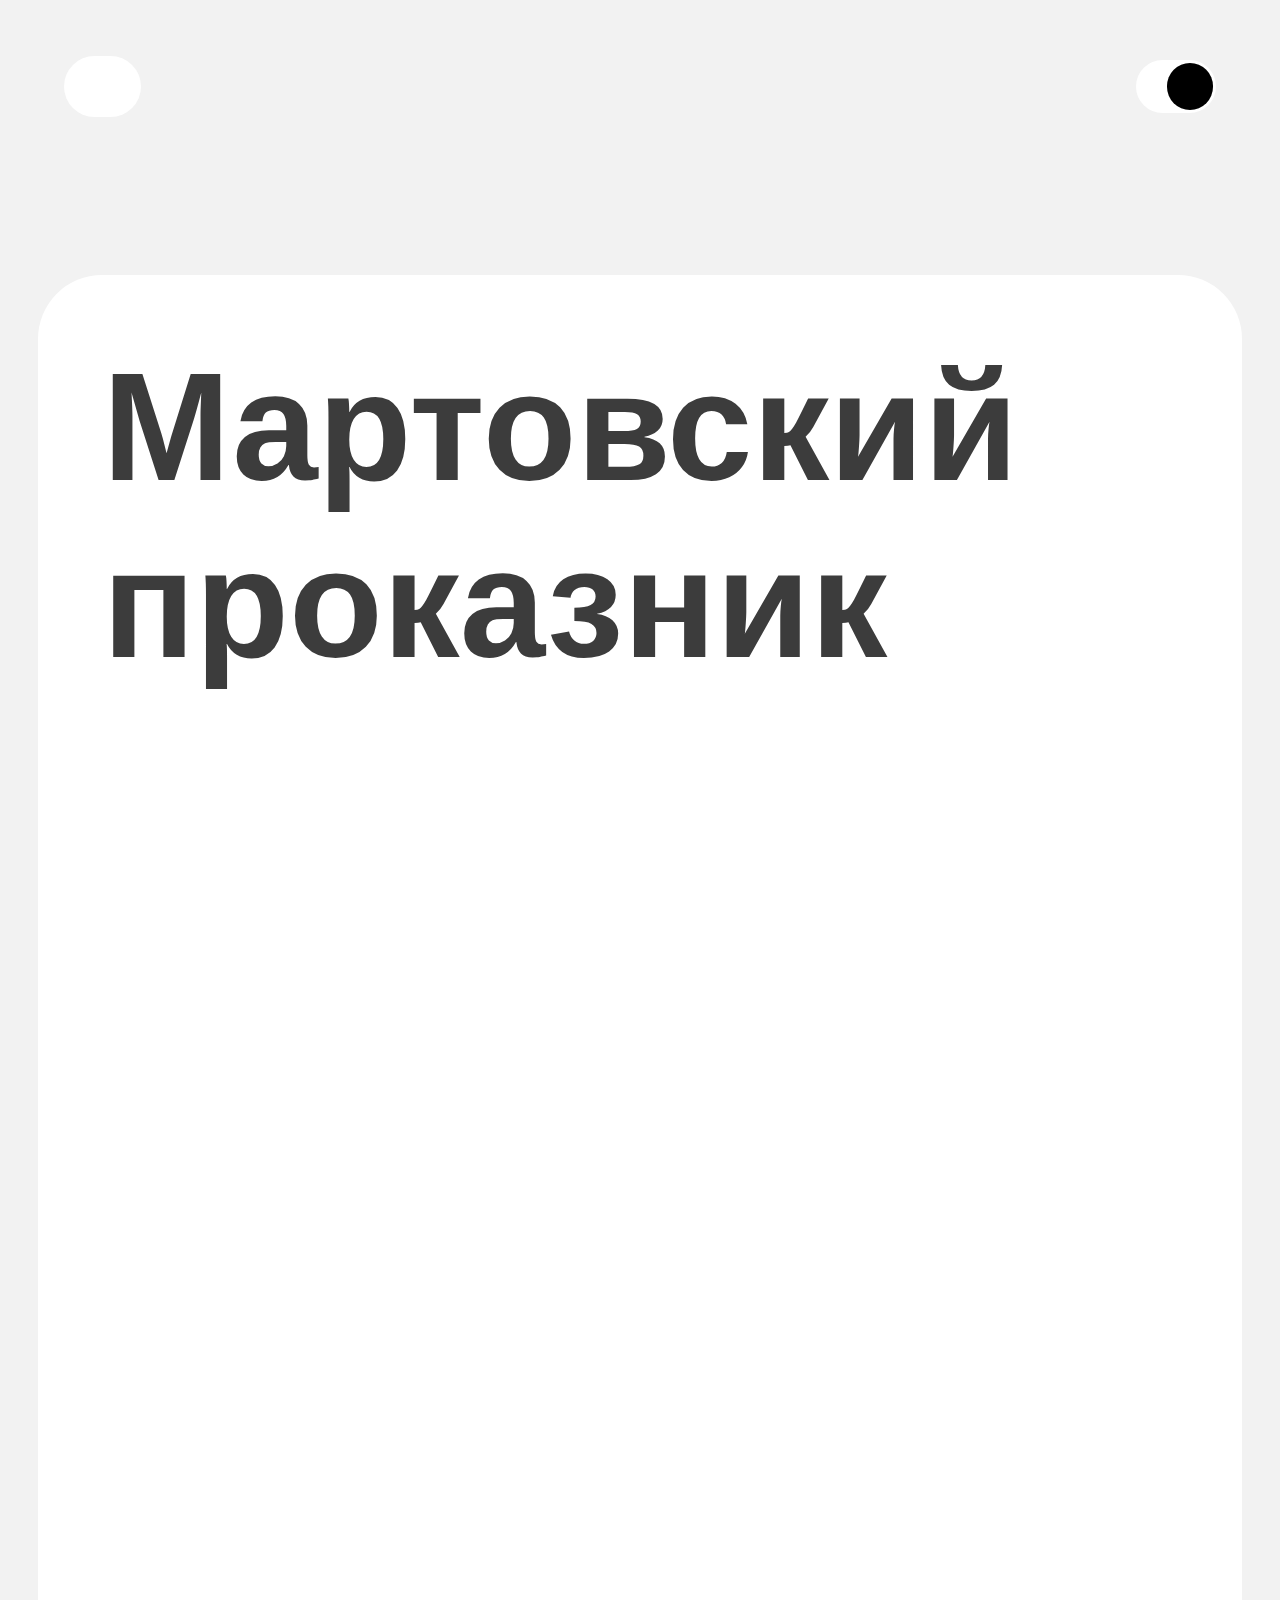
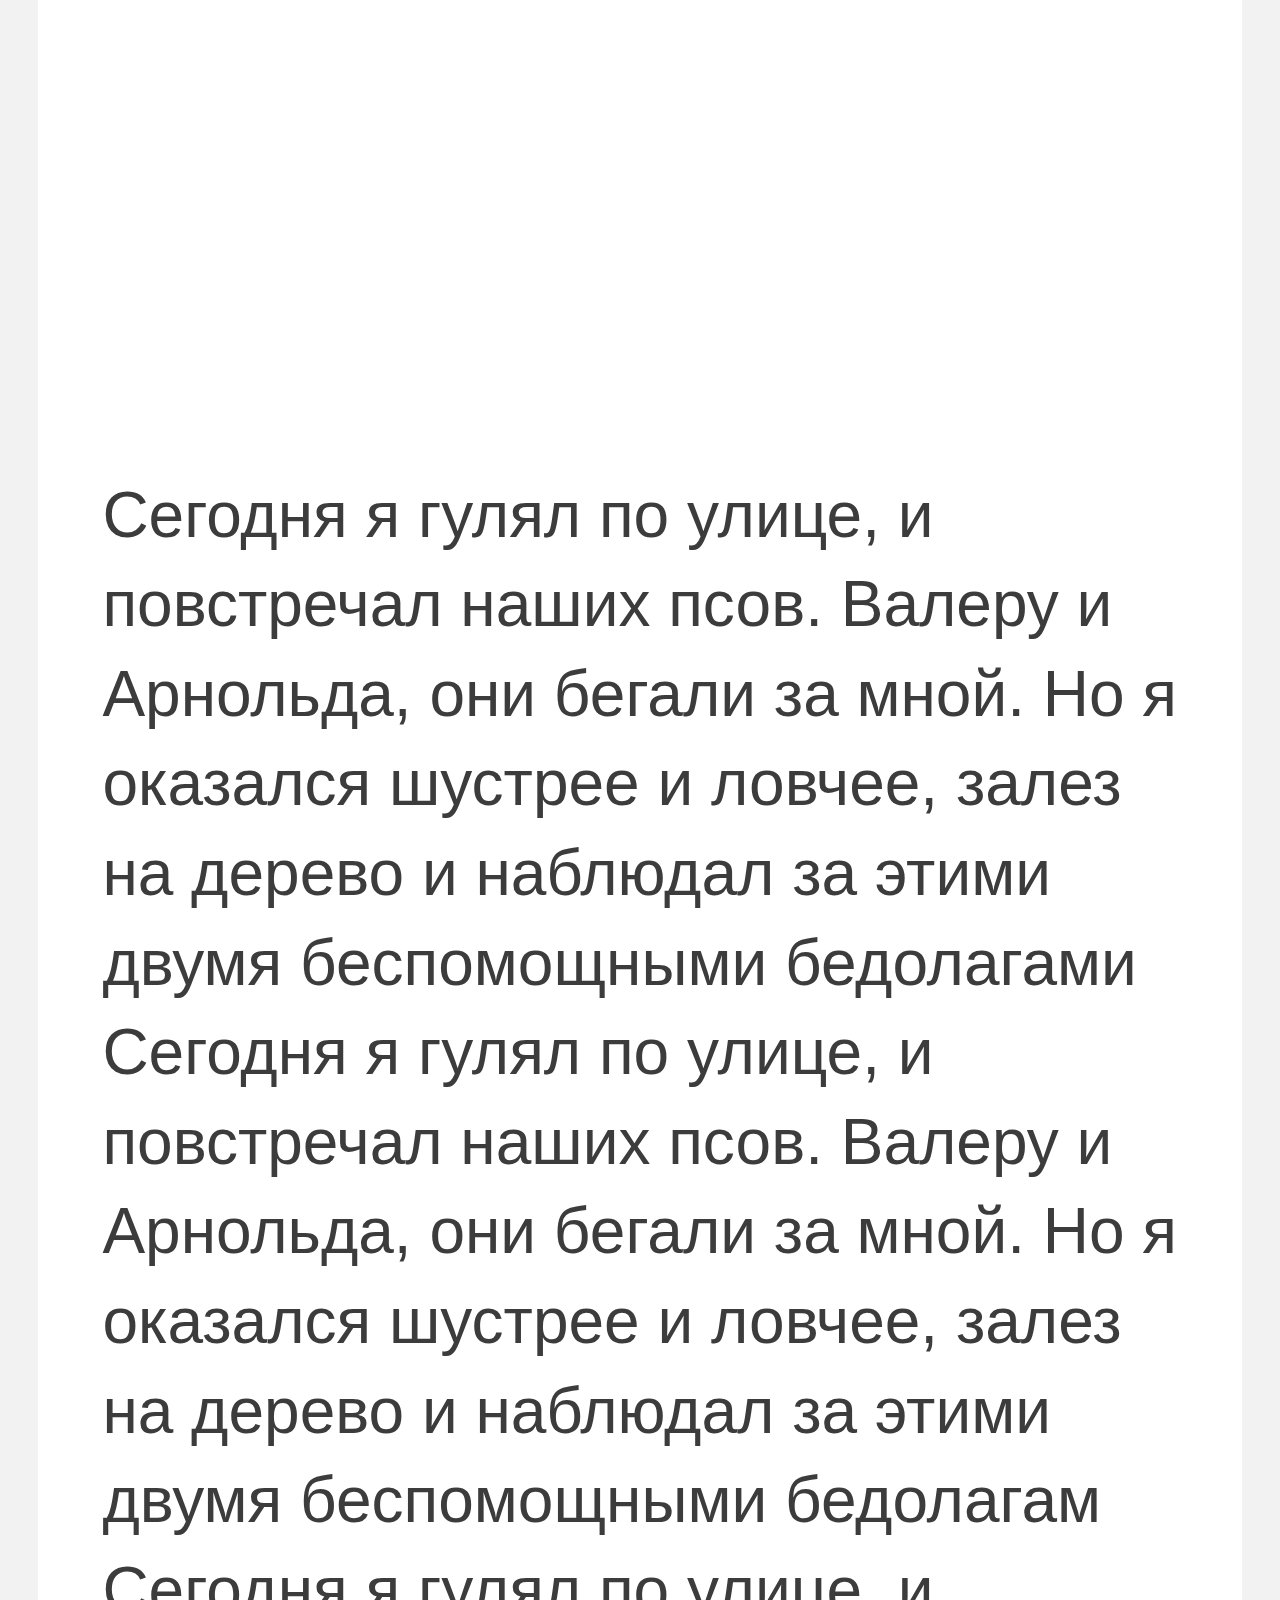
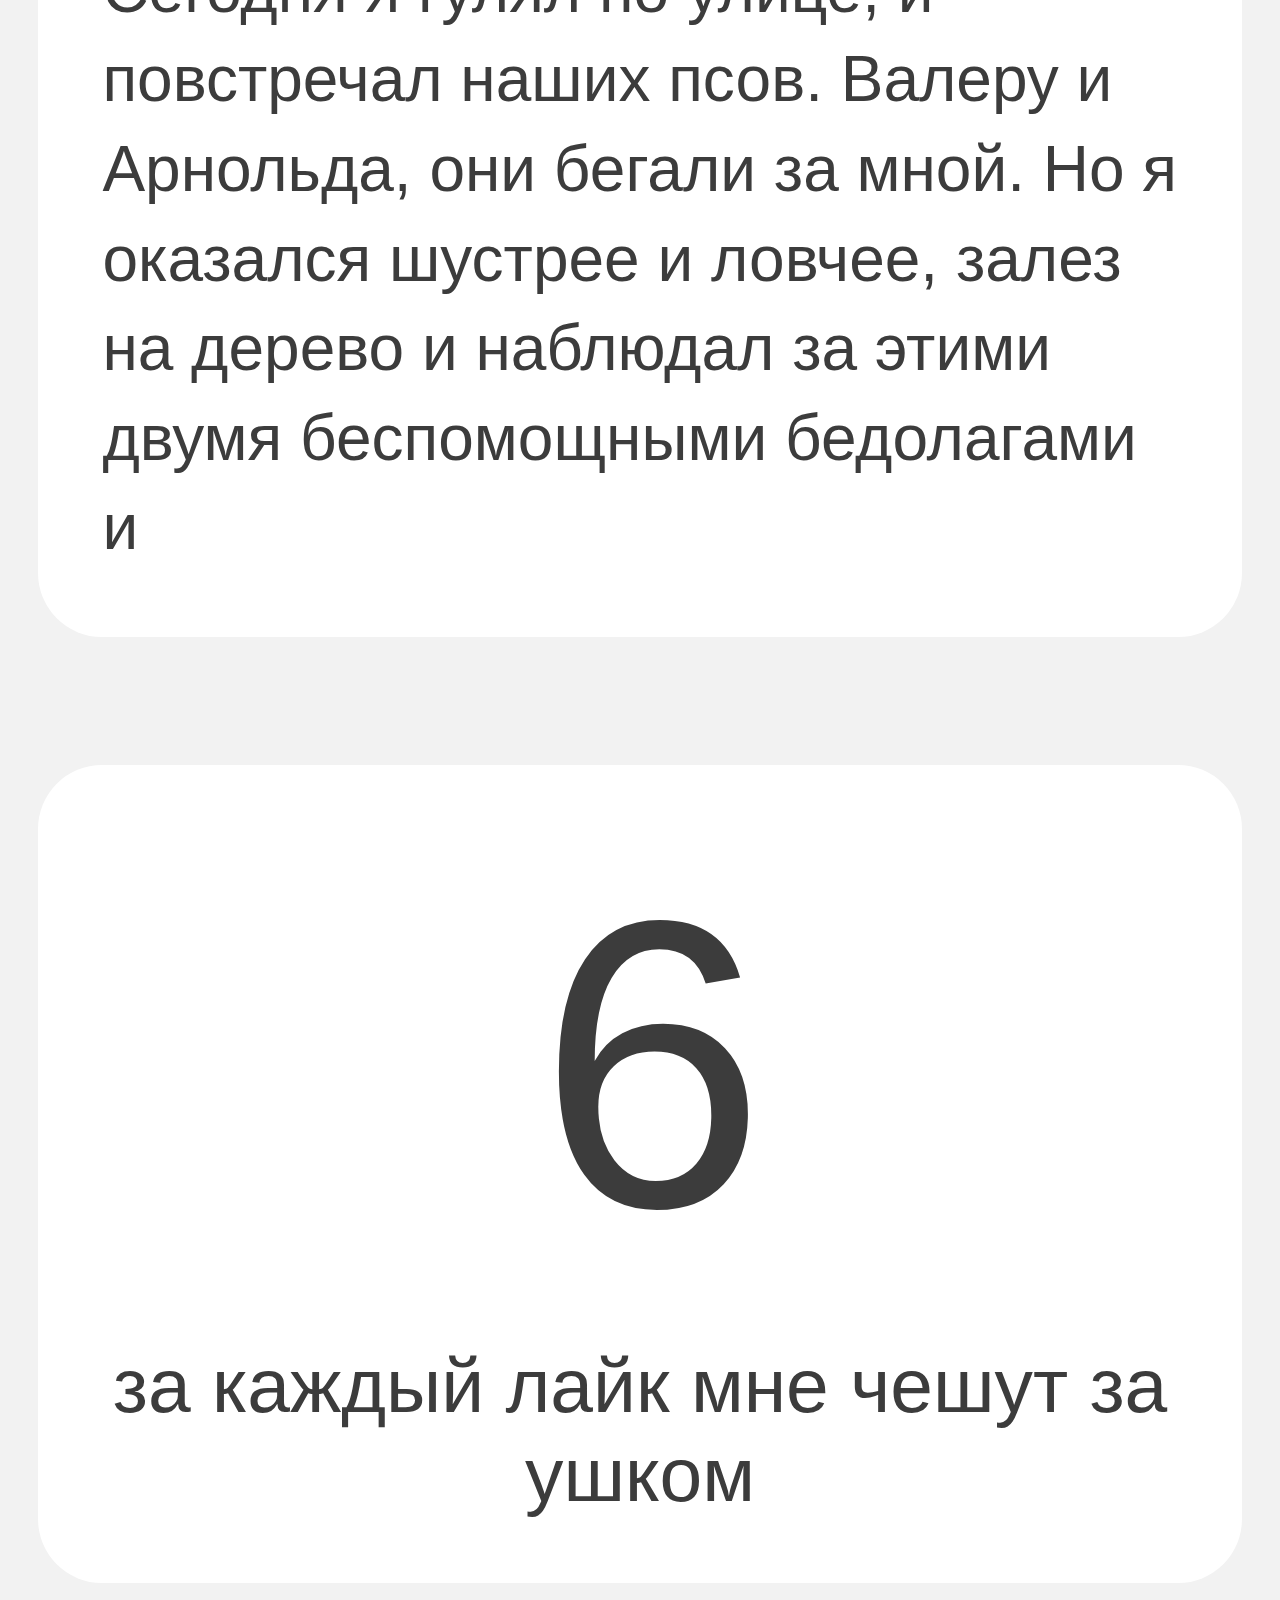
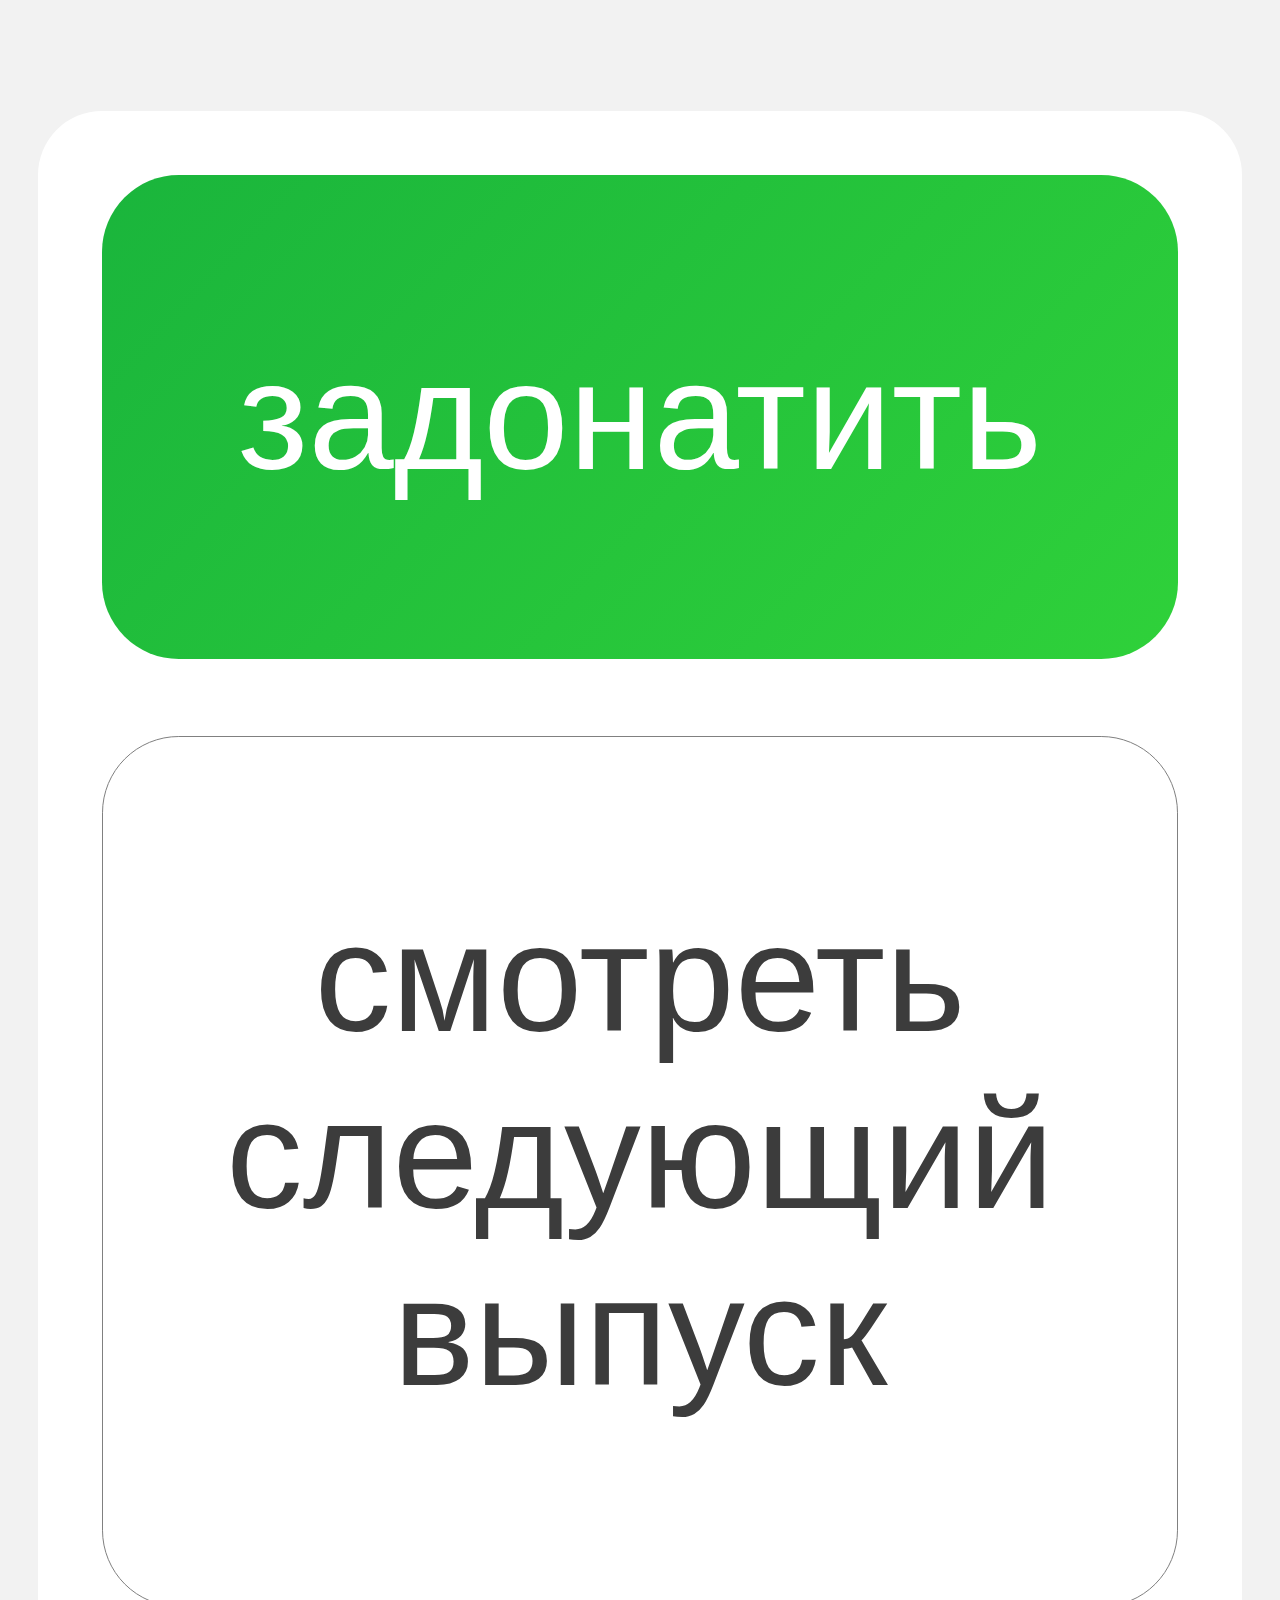
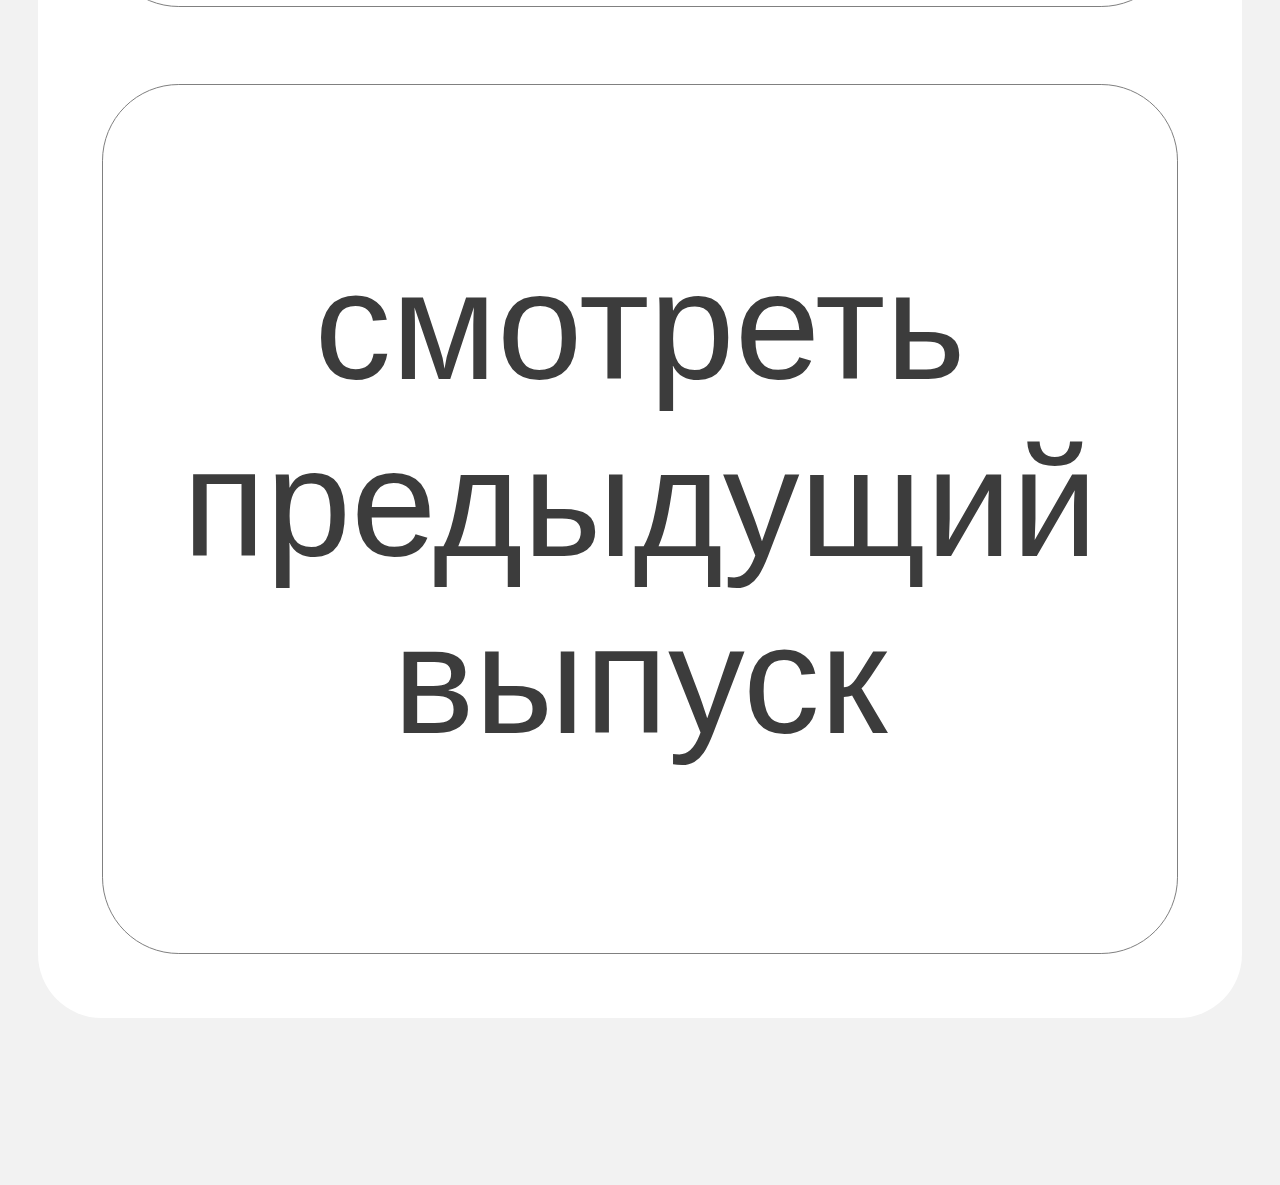
<file: blog_1.html>
<!DOCTYPE html>
<html lang="ru">
<head>
    <meta charset="UTF-8">
    <link rel="stylesheet" href="https://cdn.jsdelivr.net/npm/bootstrap-icons@1.10.2/font/bootstrap-icons.css" integrity="sha384-b6lVK+yci+bfDmaY1u0zE8YYJt0TZxLEAFyYSLHId4xoVvsrQu3INevFKo+Xir8e" crossorigin="anonymous">
    <link rel="stylesheet" href="main.css">
    <link rel="stylesheet" src="theme.js">

</head>
<body>
    <header class="nav">
            <a href="blog_main.html" class="back">
                <i class="bi bi-arrow-left" id="arrow"></i>
            </a>
            <button class="toggle-area">
                <span class="toggle-sun" id="toggle-id">
                    <i class="bi bi-moon" id="icon"></i>
                </span>
            </button>
        </header>
    <container class="body-wrap">
        <section class="blog-wrap content-wrap">
            <h1 class="name-blog">
                Мартовский проказник
            </h1>
            <div class="img-blog one">
            </div>
            <div class="text-container">
                <p class="text-area">
                    Сегодня я гулял по улице, и повстречал наших псов. Валеру и Арнольда, они бегали за мной. Но я оказался шустрее и ловчее, залез на дерево и наблюдал за этими двумя беспомощными бедолагами
                    Сегодня я гулял по улице, и повстречал наших псов. Валеру и Арнольда, они бегали за мной. Но я оказался шустрее и ловчее, залез на дерево и наблюдал за этими двумя беспомощными бедолагам
                    Сегодня я гулял по улице, и повстречал наших псов. Валеру и Арнольда, они бегали за мной. Но я оказался шустрее и ловчее, залез на дерево и наблюдал за этими двумя беспомощными бедолагами
                    и
                </p>
            </div>
        </section>
        <section class="like-area content-wrap">
            <div class="wrap-like-big">
                <span class="like-big">
                    <i class="bi bi-heart-fill" id="heart-big"></i>
                </span>
                <span class="num-like-big">
                    6
                </span>
            </div>
            <p class="description-like">
                за каждый лайк мне чешут за ушком
            </p>
        </section>
        <section class="footer-blog content-wrap">
            <a href="#" class="button btn" id="open-modal">
                задонатить
            </a>
            <a href="blog_main.html" class="button next">
                смотреть следующий выпуск
            </a>
            <a href="blog_main.html" class="button next">
                смотреть предыдущий выпуск
            </a>
        </section>
    </container>
    <script src="theme.js">

    </script>
    <script>
        const buttons = document.querySelectorAll('.like-big'); // Ищем все кнопки на странице


        /// Функция, которую мы будем вызвать при клике. У нее есть параметр button. При вызове функцие мы перадаим кнопку
        const btnHandler = (button) => {
            const parentEl = button.closest('.wrap-like-big'); // ищет родителя с классом .button-wrapper
            const likeCounter = parentEl.querySelector('.num-like-big') // ищет счетчик внутри родителя .button-wrapper

            // Ниже или ставим лайк или убираем
            if (button.classList.contains('heart-big-like-click')) {
                likeCounter.textContent--
                button.classList.remove('heart-big-like-click') //
            } else {
                likeCounter.textContent++
                button.classList.add('heart-big-like-click') //
            }}

        buttons.forEach((button) => {
            // Прохдимся по всем кнопкам, что бы повесить событие клик. "buttons" - массив конопко, "button" - это один элемент массива.
            button.addEventListener('click', () => {
                // аналог onclick, который использовать предпочтительней
                btnHandler(button) // вызваем функцию, которую написали выше и передаем ей кнопку
            })})
    </script>
</body>
</html>
</file>
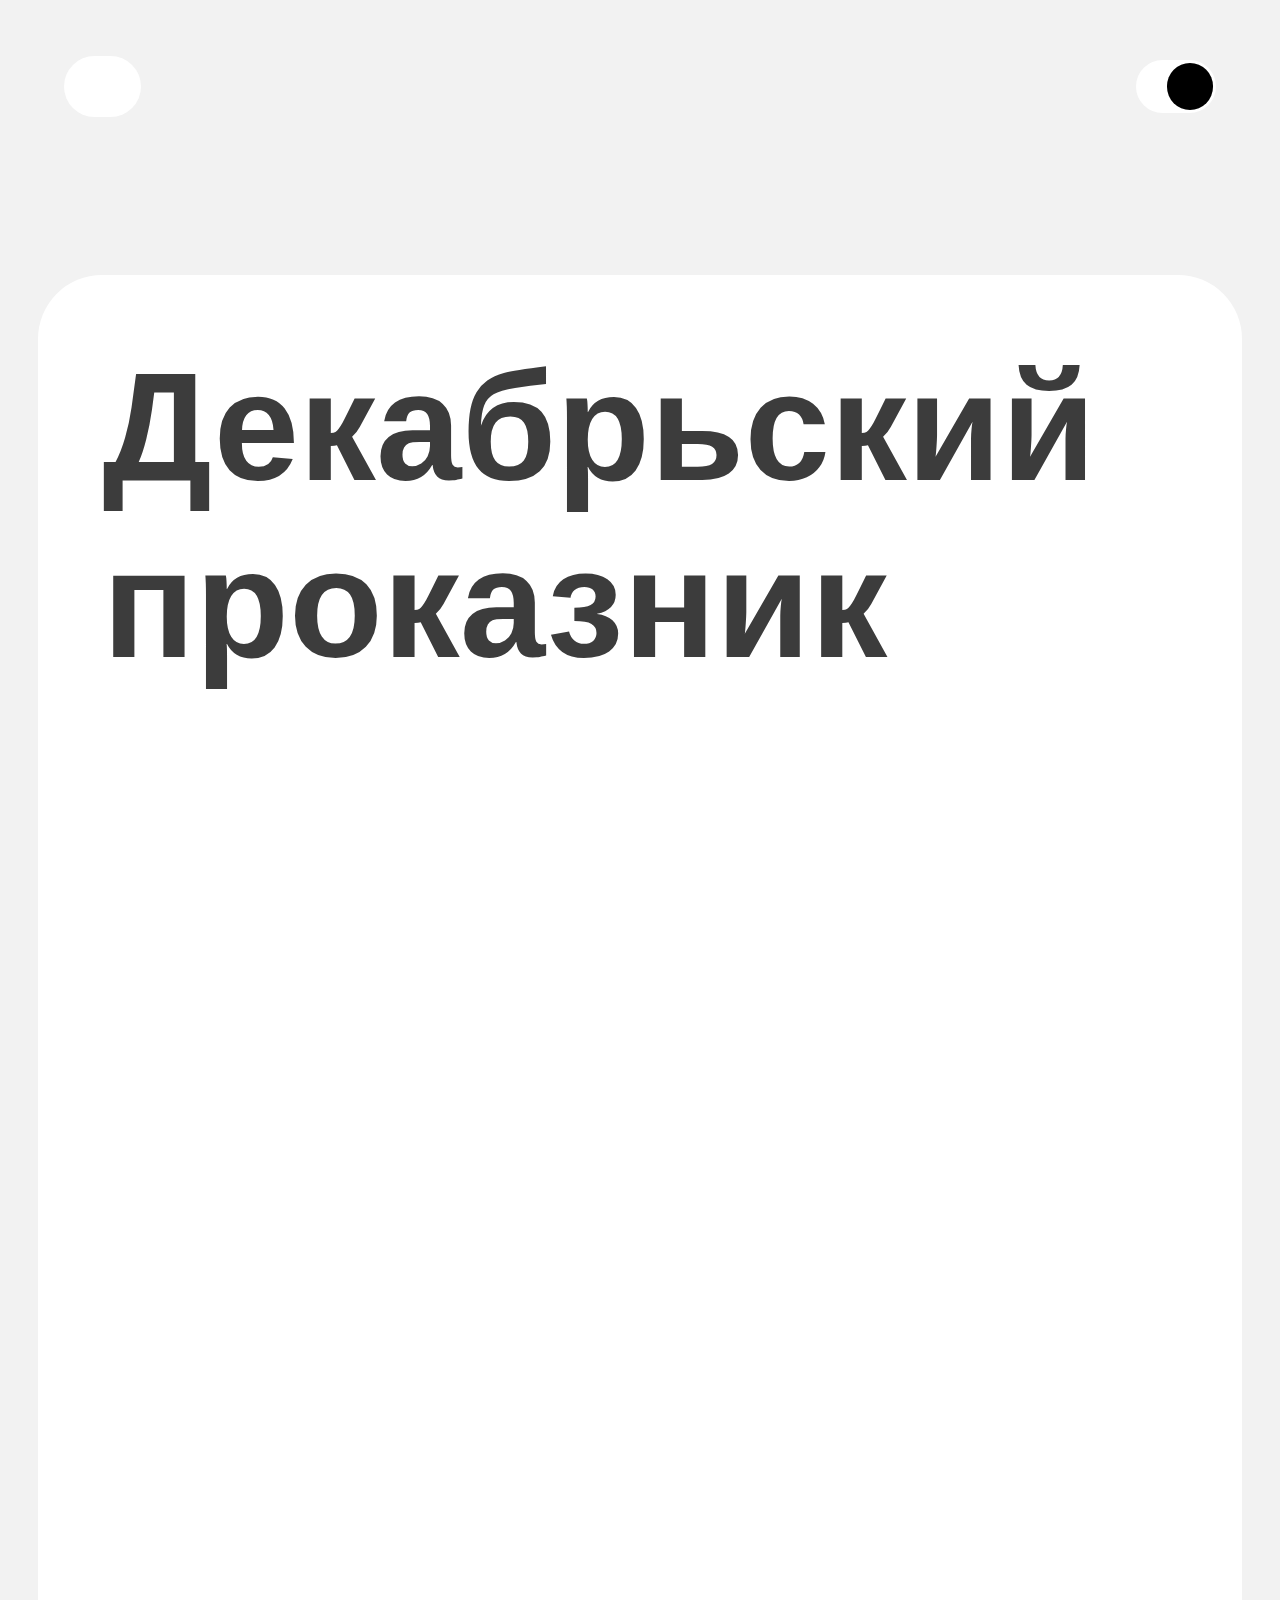
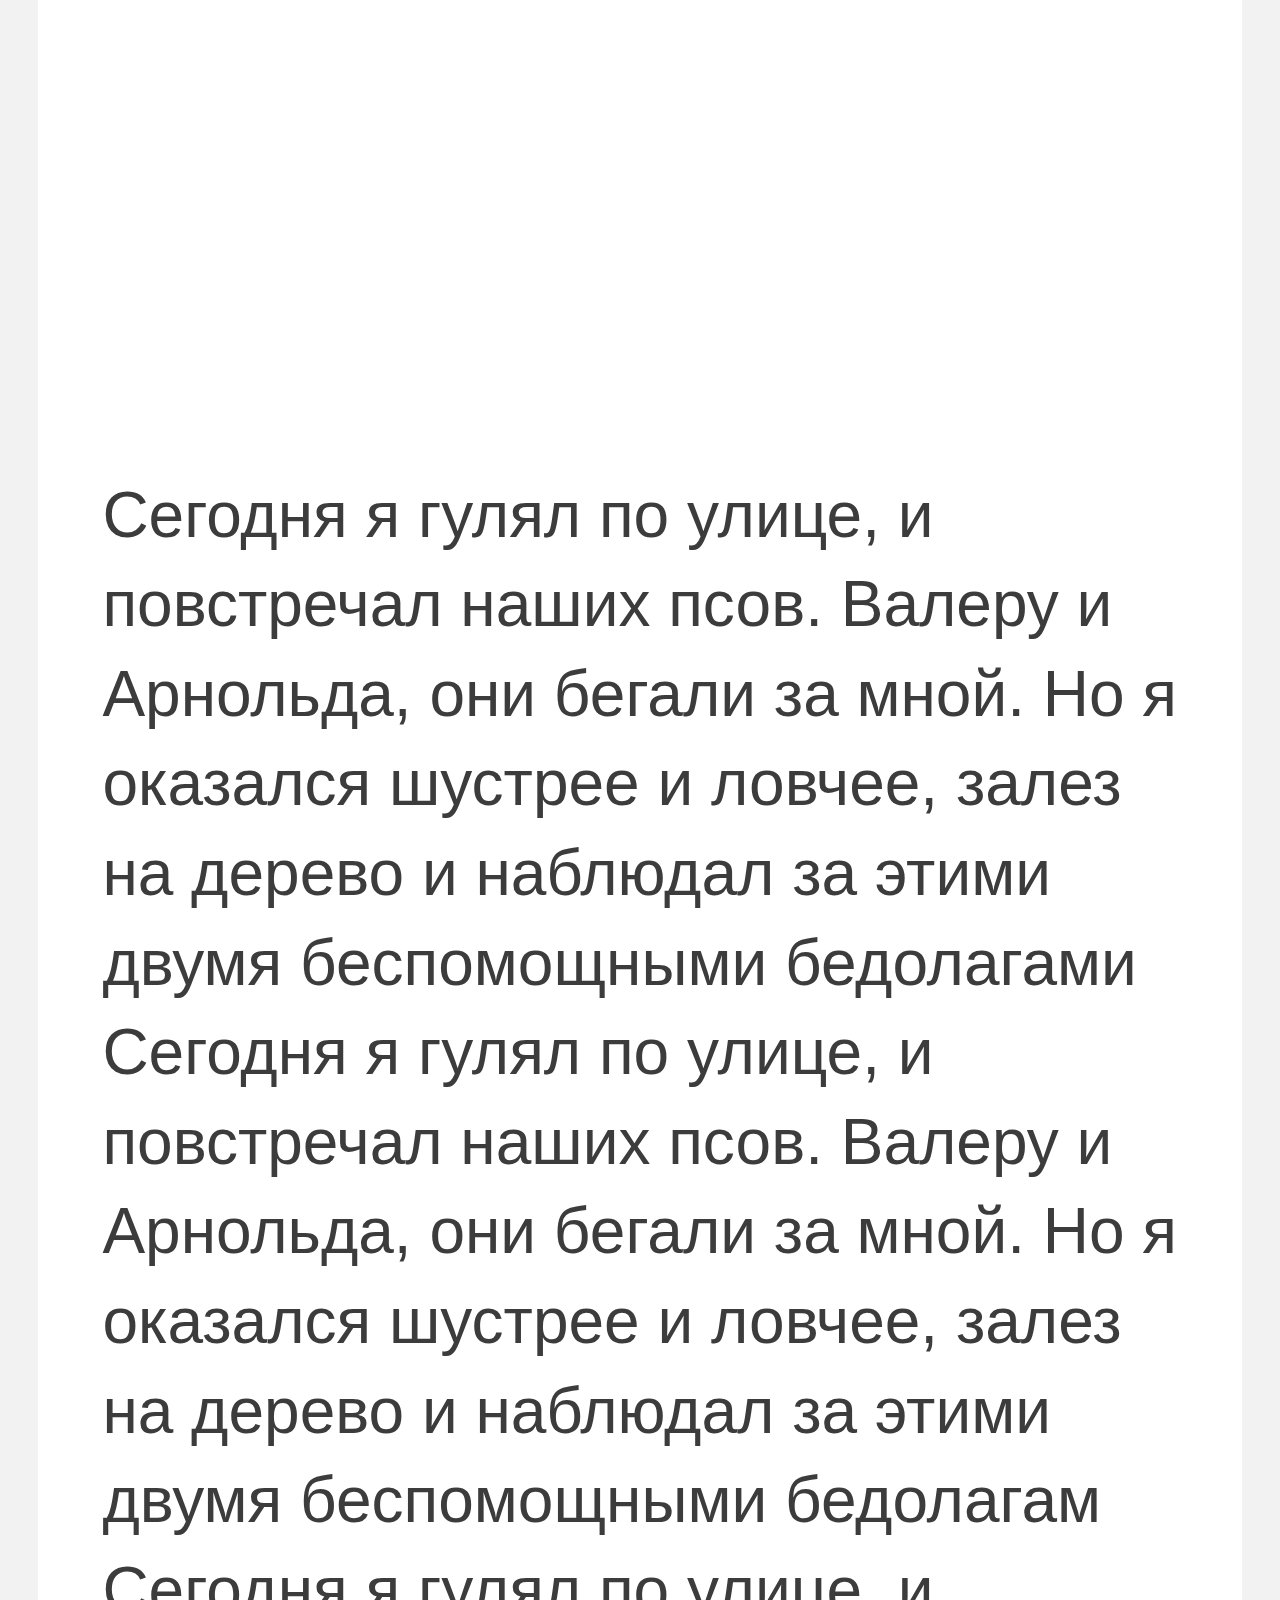
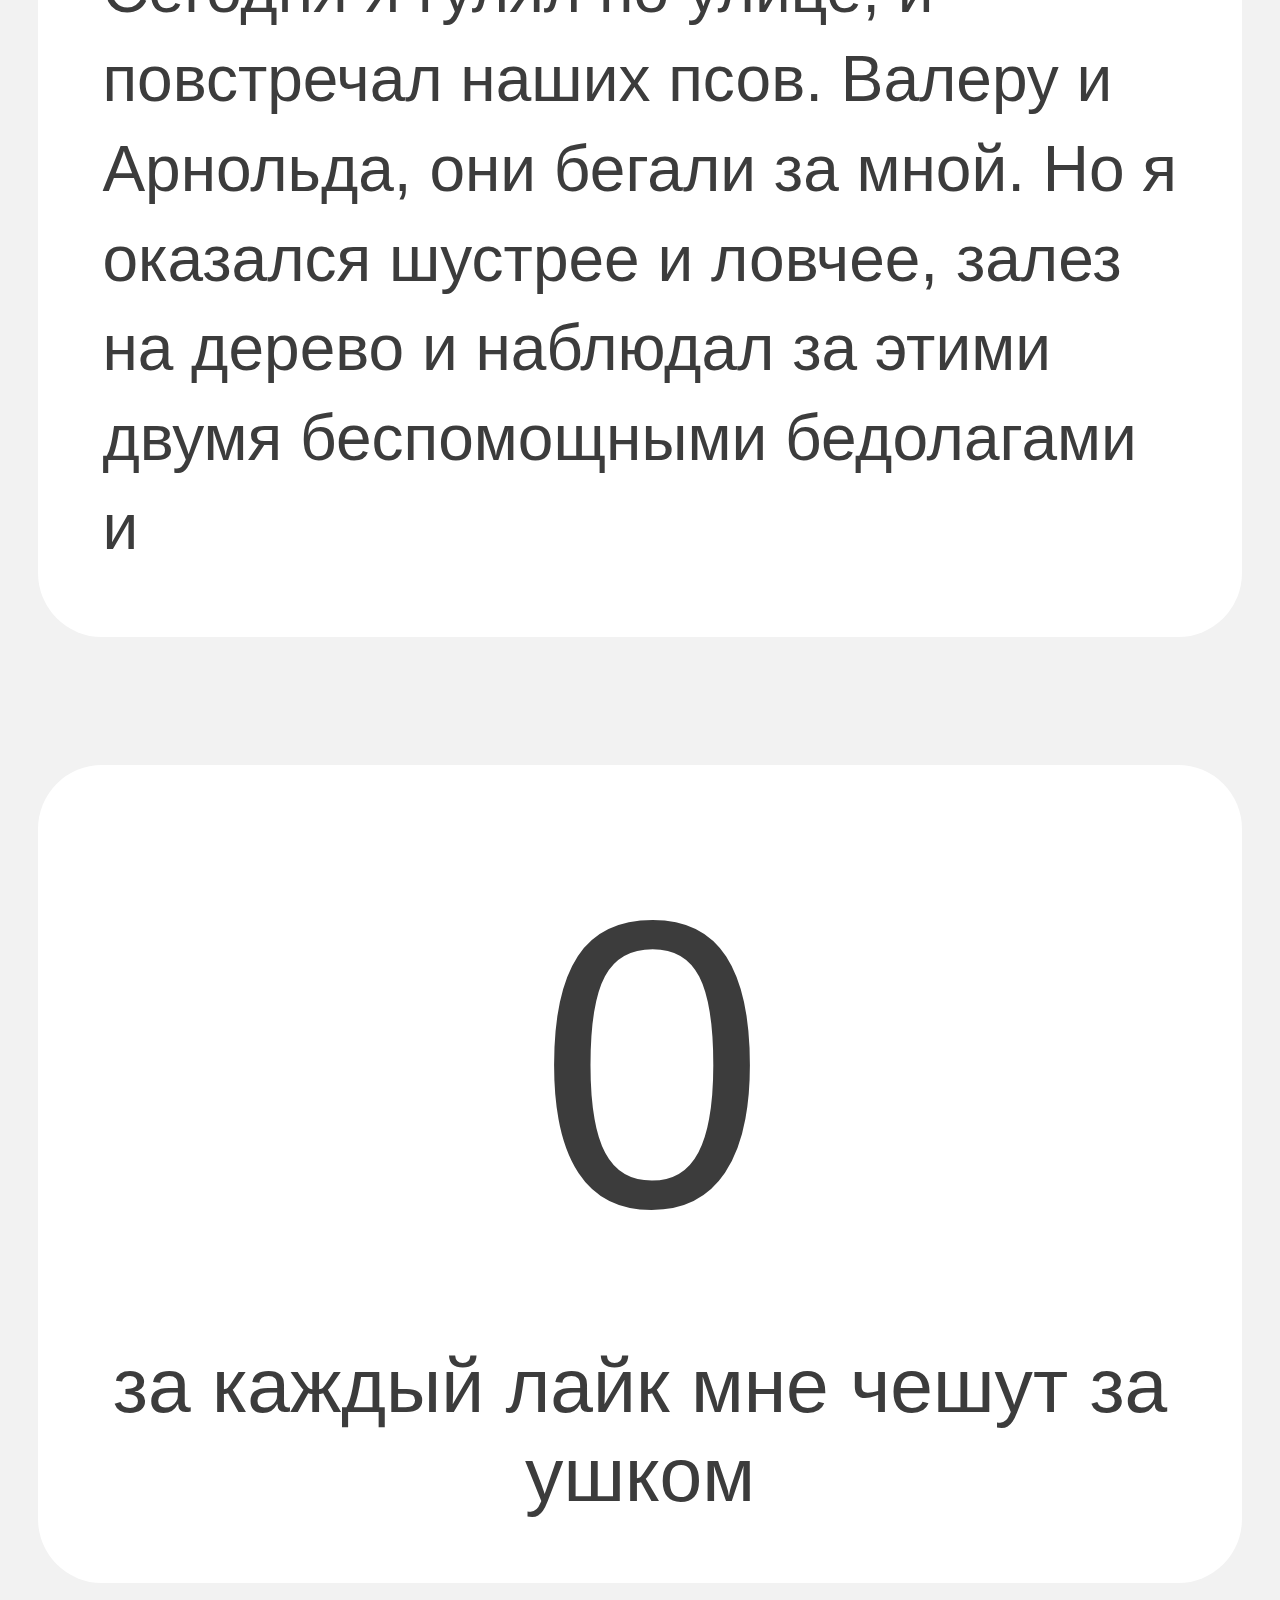
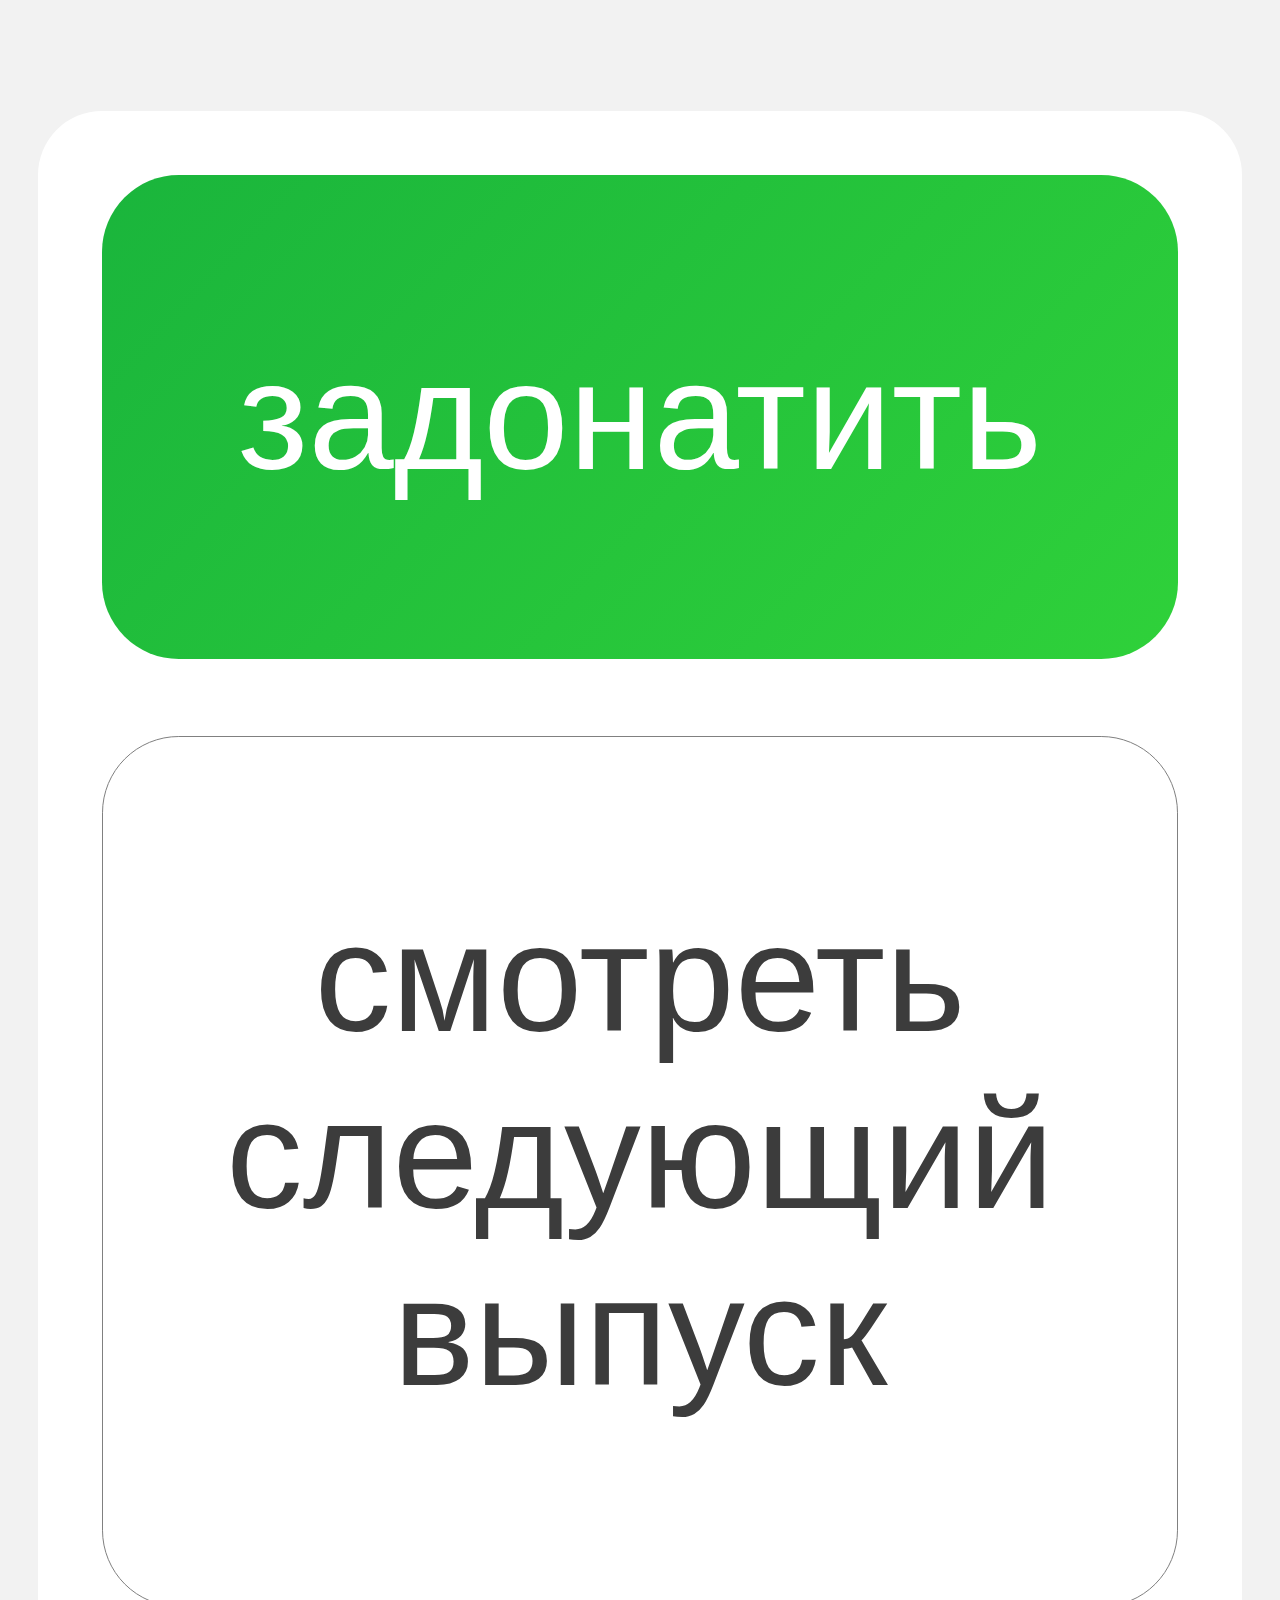
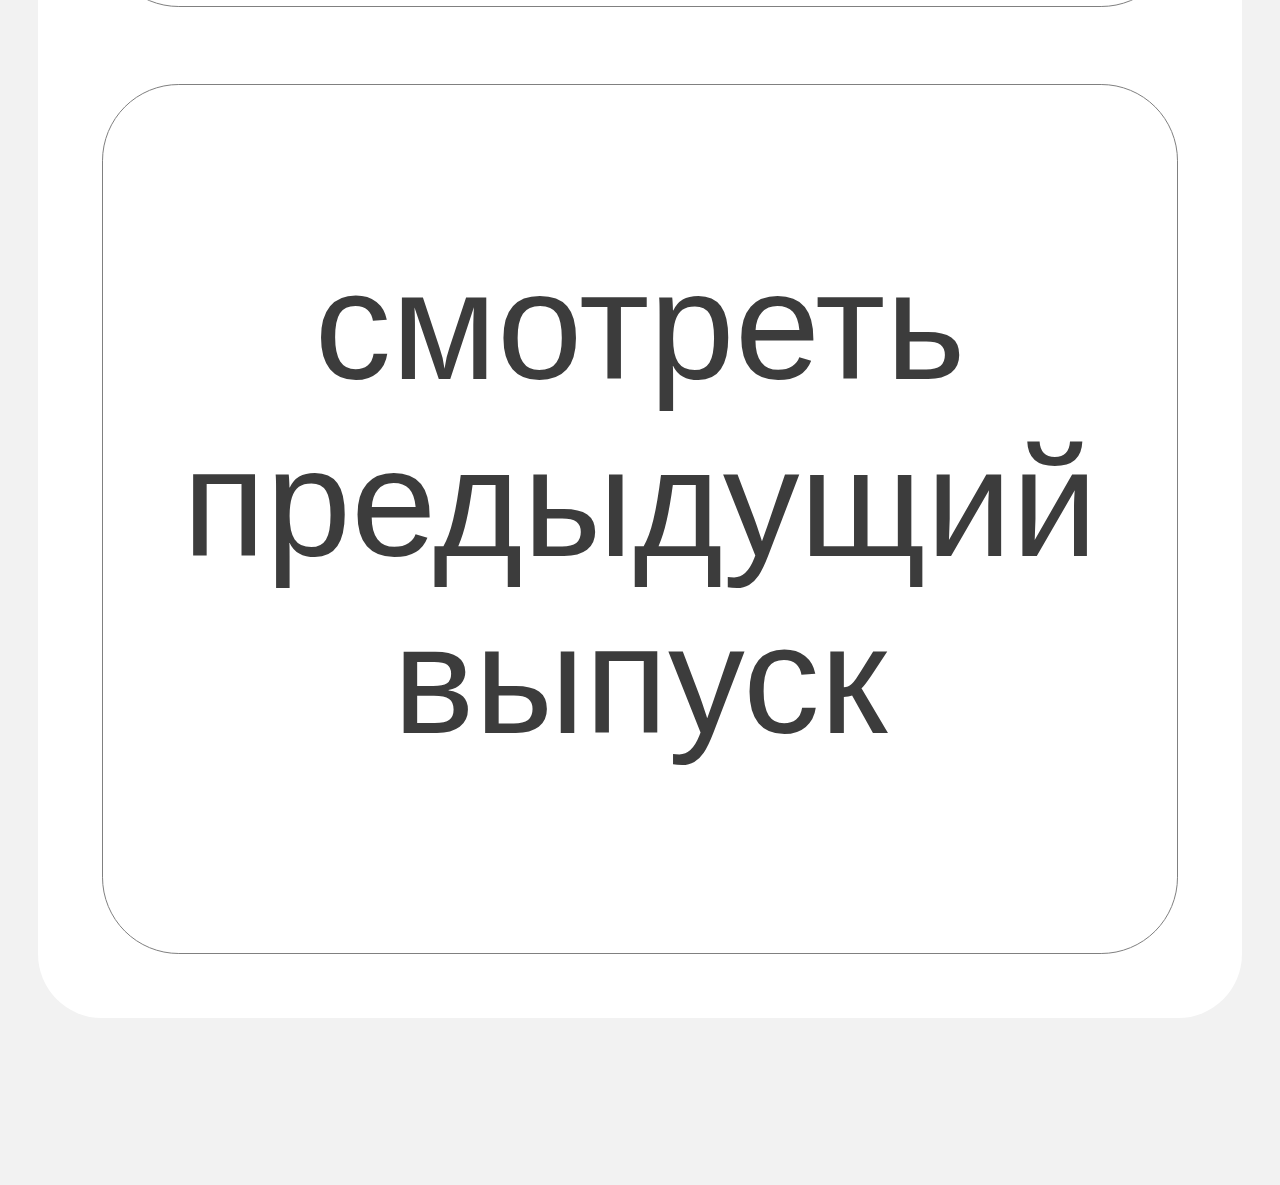
<file: blog_10.html>
<!DOCTYPE html>
<html lang="ru">
<head>
    <meta charset="UTF-8">
    <link rel="stylesheet" href="https://cdn.jsdelivr.net/npm/bootstrap-icons@1.10.2/font/bootstrap-icons.css" integrity="sha384-b6lVK+yci+bfDmaY1u0zE8YYJt0TZxLEAFyYSLHId4xoVvsrQu3INevFKo+Xir8e" crossorigin="anonymous">
    <link rel="stylesheet" href="main.css">
    <link rel="stylesheet" src="theme.js">

</head>
<body>
    <header class="nav">
            <a href="blog_main.html" class="back">
                <i class="bi bi-arrow-left" id="arrow"></i>
            </a>
            <button class="toggle-area">
                <span class="toggle-sun" id="toggle-id">
                    <i class="bi bi-moon" id="icon"></i>
                </span>
            </button>
        </header>
    <container class="body-wrap">
        <section class="blog-wrap content-wrap">
            <h1 class="name-blog">
                Декабрьский проказник
            </h1>
            <div class="img-blog ten">
            </div>
            <div class="text-container">
                <p class="text-area">
                    Сегодня я гулял по улице, и повстречал наших псов. Валеру и Арнольда, они бегали за мной. Но я оказался шустрее и ловчее, залез на дерево и наблюдал за этими двумя беспомощными бедолагами
                    Сегодня я гулял по улице, и повстречал наших псов. Валеру и Арнольда, они бегали за мной. Но я оказался шустрее и ловчее, залез на дерево и наблюдал за этими двумя беспомощными бедолагам
                    Сегодня я гулял по улице, и повстречал наших псов. Валеру и Арнольда, они бегали за мной. Но я оказался шустрее и ловчее, залез на дерево и наблюдал за этими двумя беспомощными бедолагами
                    и
                </p>
            </div>
        </section>
        <section class="like-area content-wrap">
            <div class="wrap-like-big">
                <span class="like-big">
                    <i class="bi bi-heart-fill" id="heart-big"></i>
                </span>
                <span class="num-like-big">
                    0
                </span>
            </div>
            <p class="description-like">
                за каждый лайк мне чешут за ушком
            </p>
        </section>
        <section class="footer-blog content-wrap">
            <a href="blog_main.html" class="button btn">
                задонатить
            </a>
            <a href="blog_main.html" class="button next">
                смотреть следующий выпуск
            </a>
            <a href="blog_main.html" class="button next">
                смотреть предыдущий выпуск
            </a>
        </section>
    </container>
    <script src="theme.js">

    </script>
    <script>
        const buttons = document.querySelectorAll('.like-big'); // Ищем все кнопки на странице


        /// Функция, которую мы будем вызвать при клике. У нее есть параметр button. При вызове функцие мы перадаим кнопку
        const btnHandler = (button) => {
            const parentEl = button.closest('.wrap-like-big'); // ищет родителя с классом .button-wrapper
            const likeCounter = parentEl.querySelector('.num-like-big') // ищет счетчик внутри родителя .button-wrapper

            // Ниже или ставим лайк или убираем
            if (button.classList.contains('heart-big-like-click')) {
                likeCounter.textContent--
                button.classList.remove('heart-big-like-click') //
            } else {
                likeCounter.textContent++
                button.classList.add('heart-big-like-click') //
            }}

        buttons.forEach((button) => {
            // Прохдимся по всем кнопкам, что бы повесить событие клик. "buttons" - массив конопко, "button" - это один элемент массива.
            button.addEventListener('click', () => {
                // аналог onclick, который использовать предпочтительней
                btnHandler(button) // вызваем функцию, которую написали выше и передаем ей кнопку
            })})
    </script>
</body>
</html>
</file>
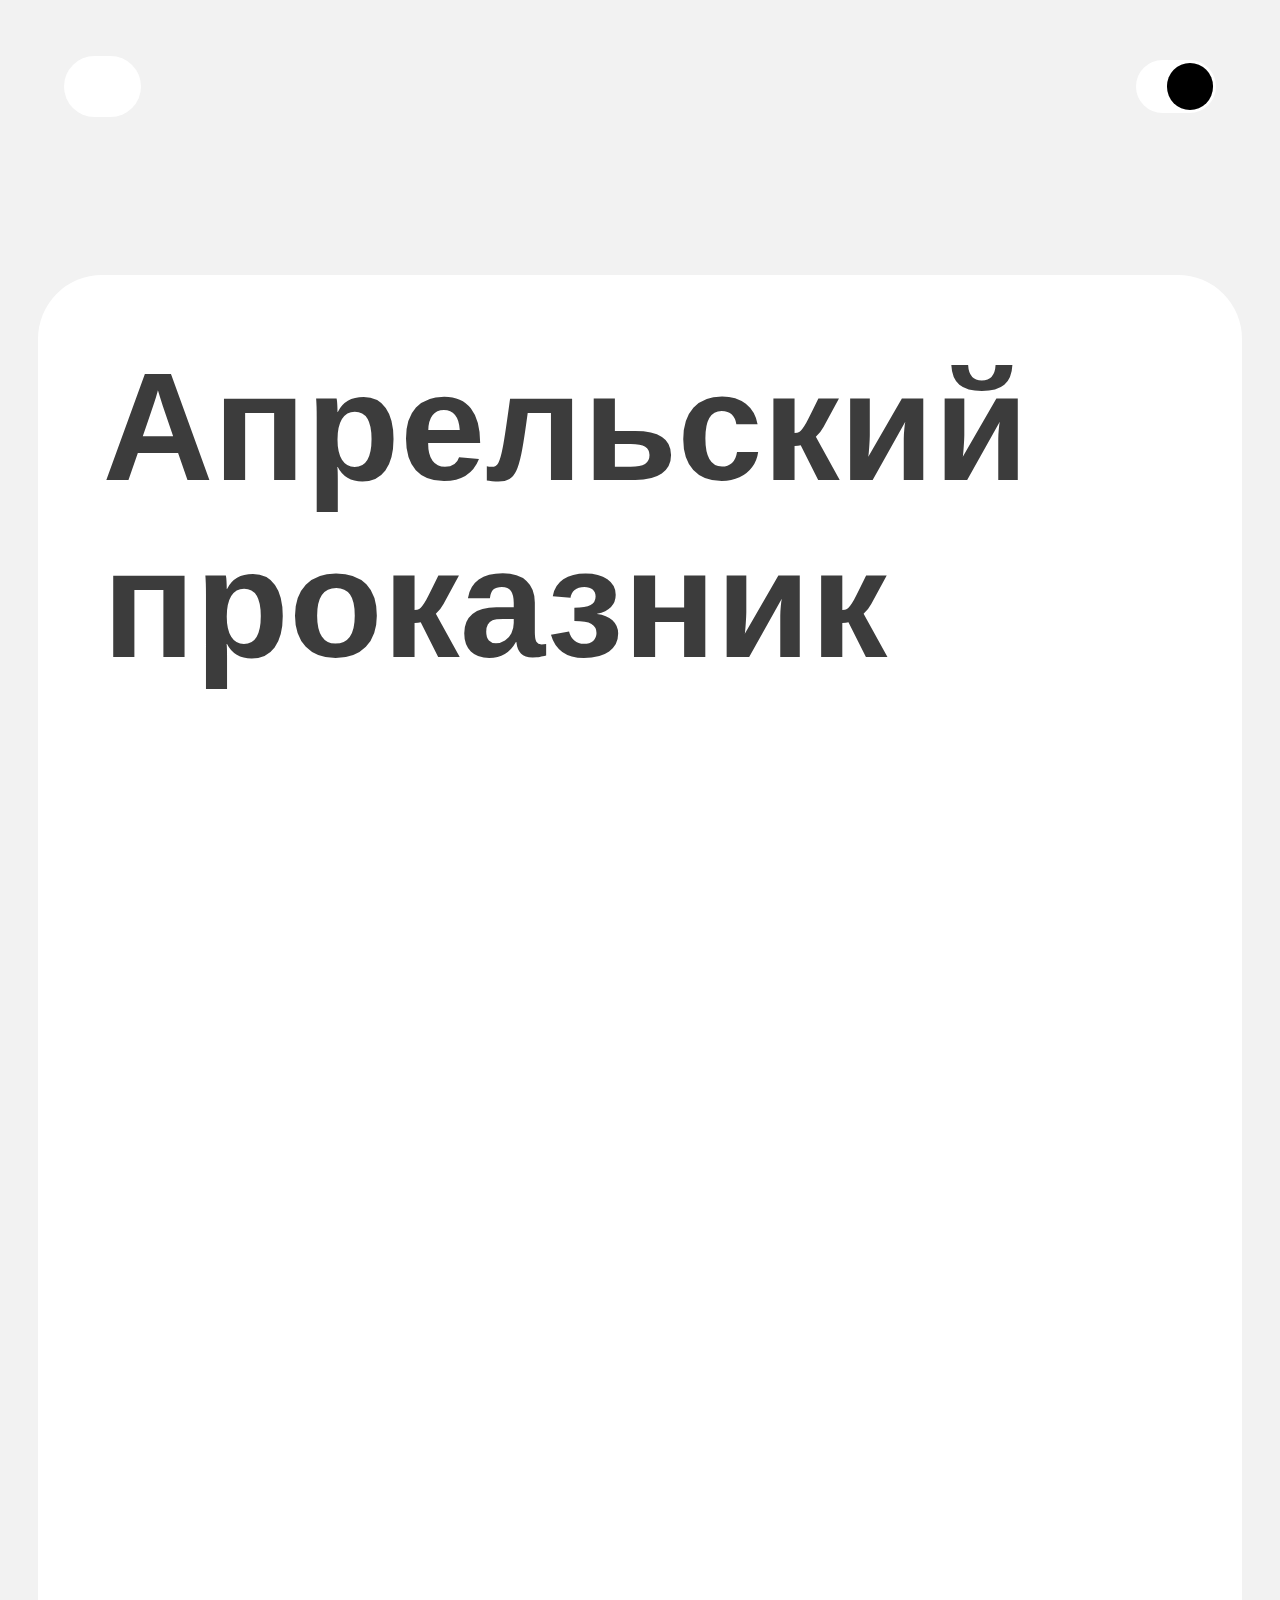
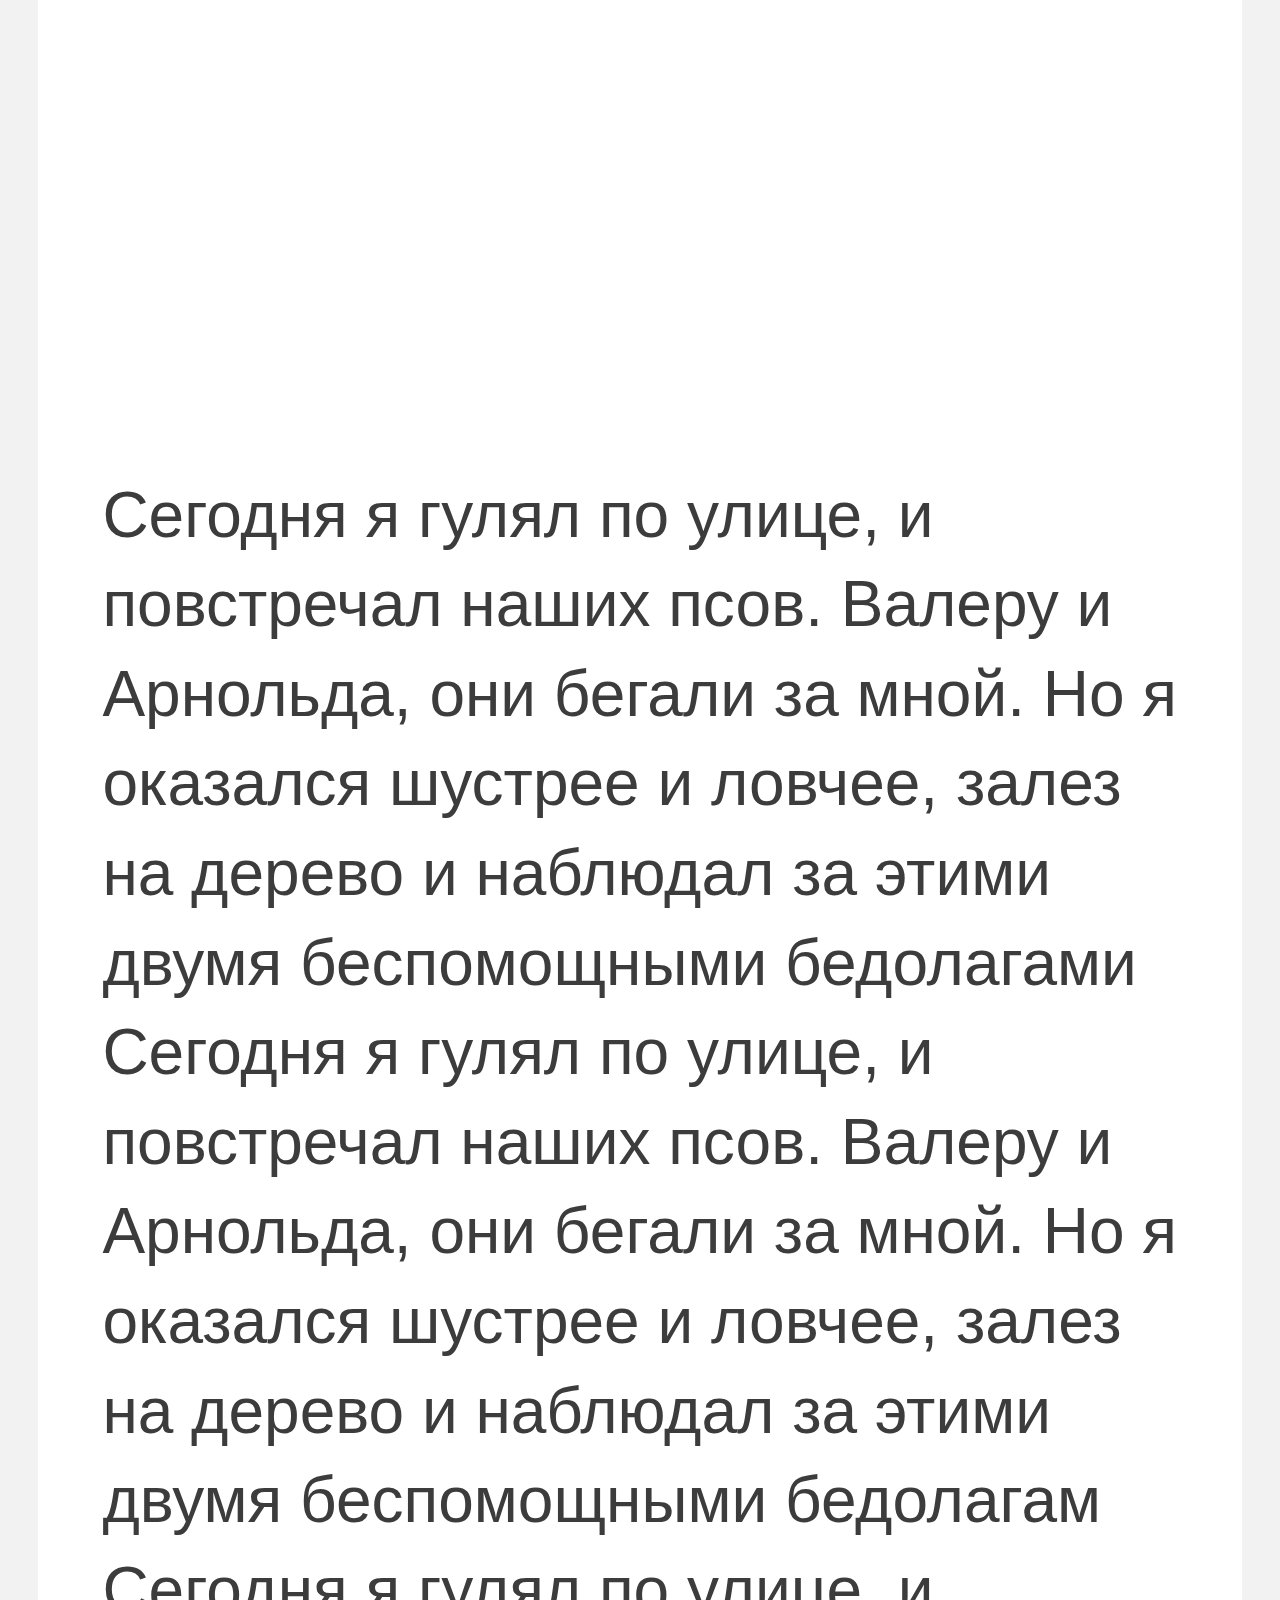
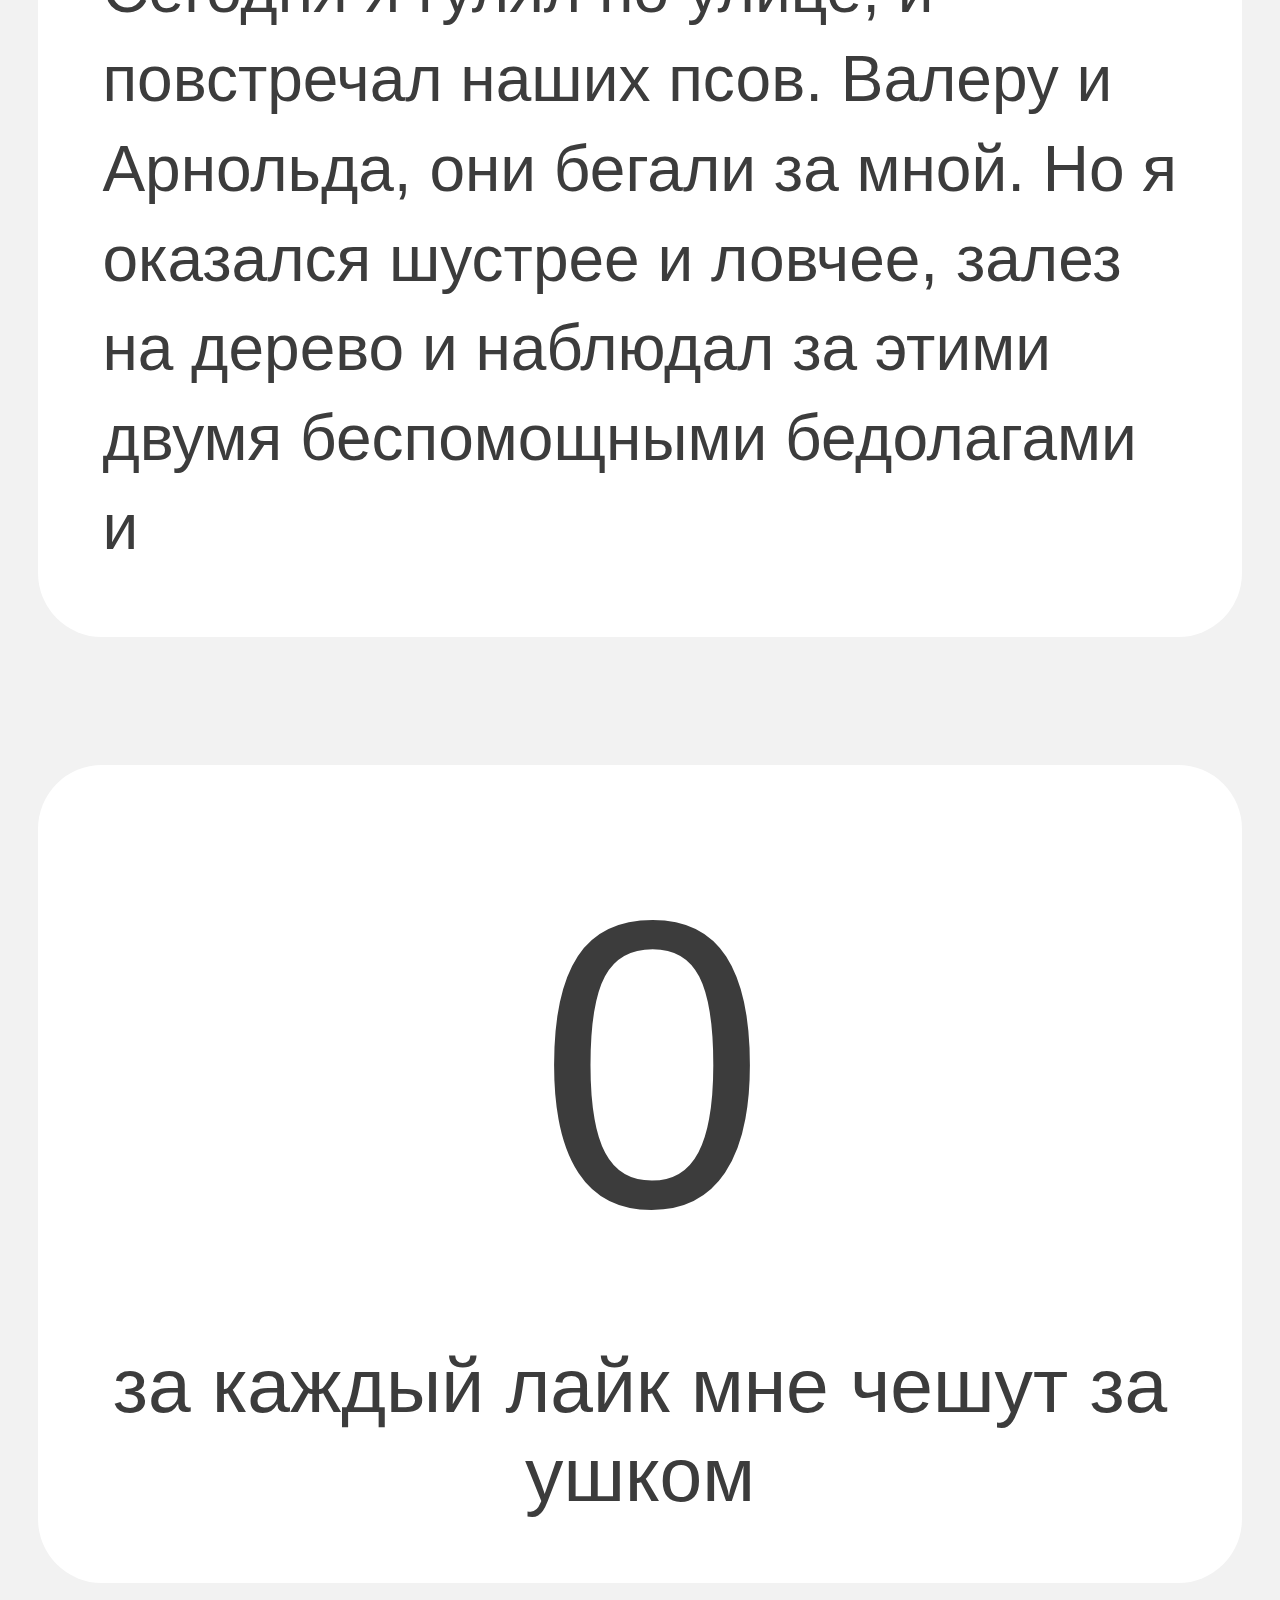
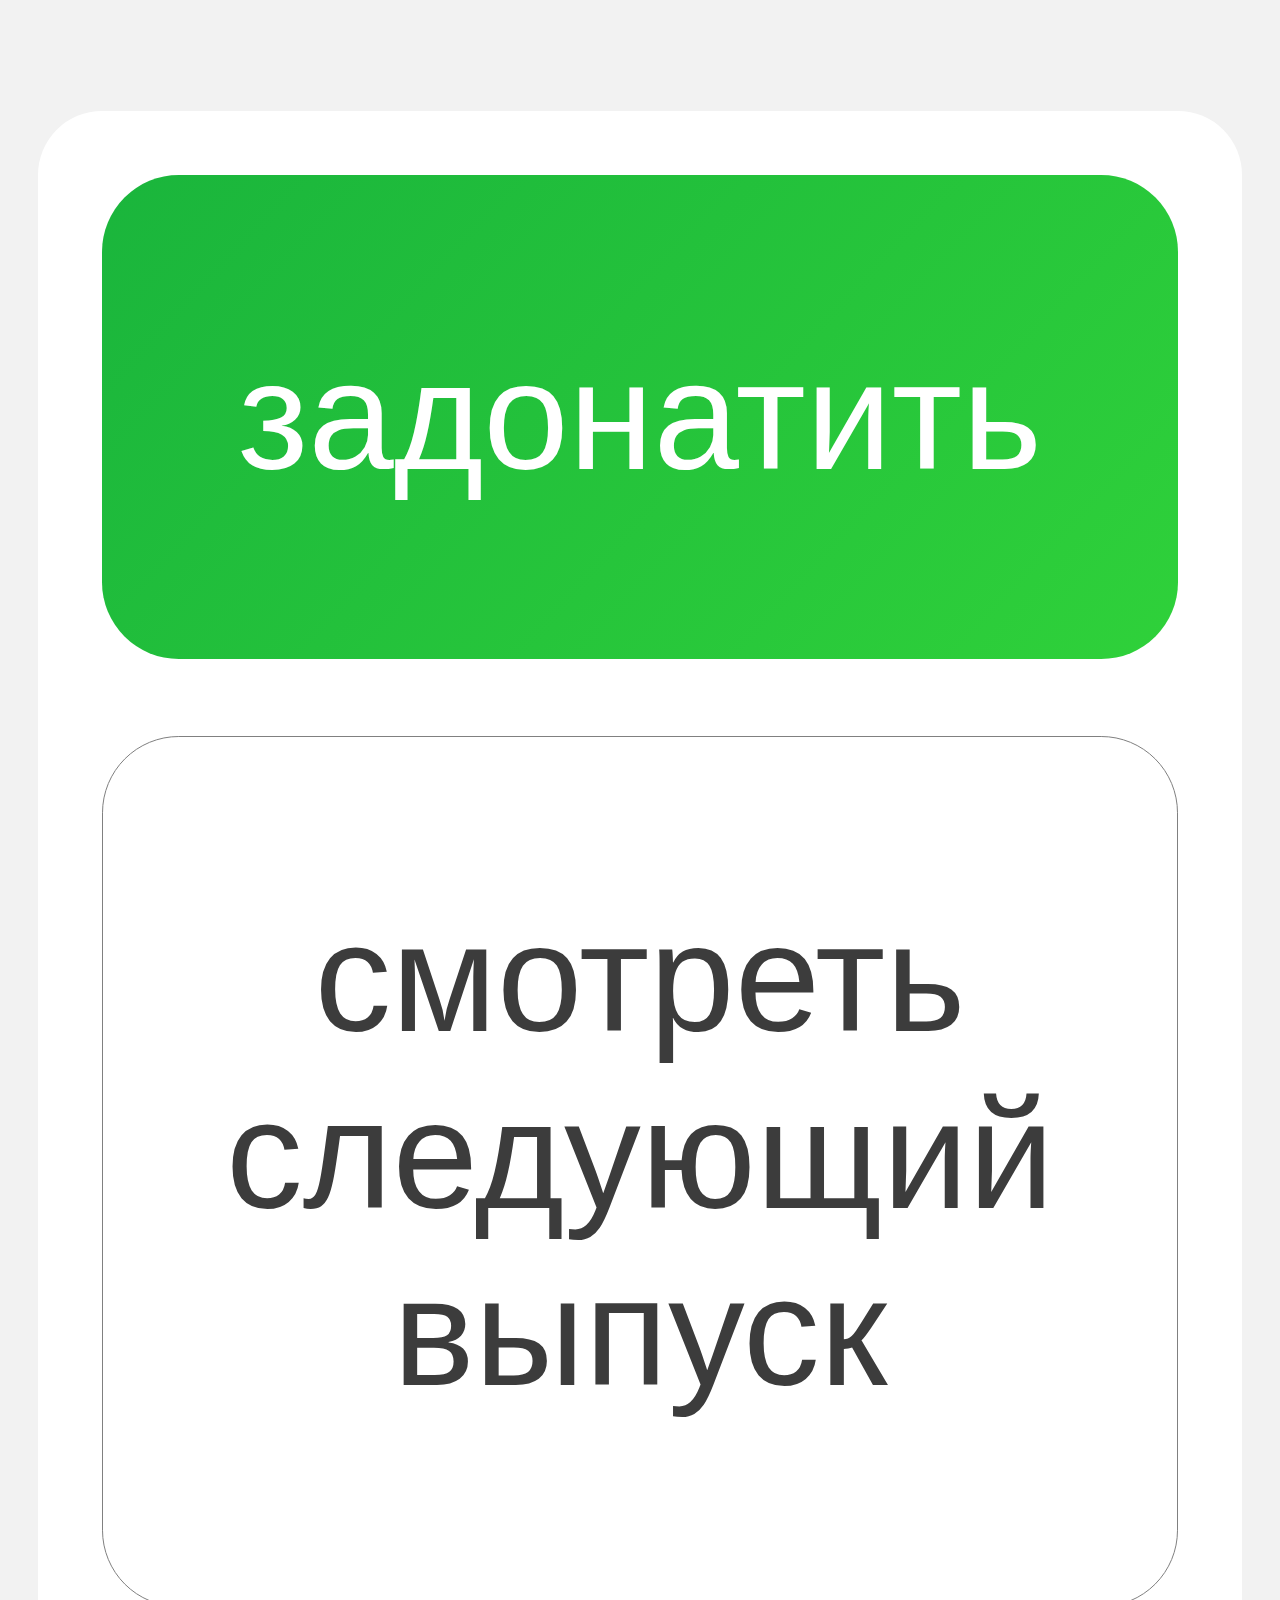
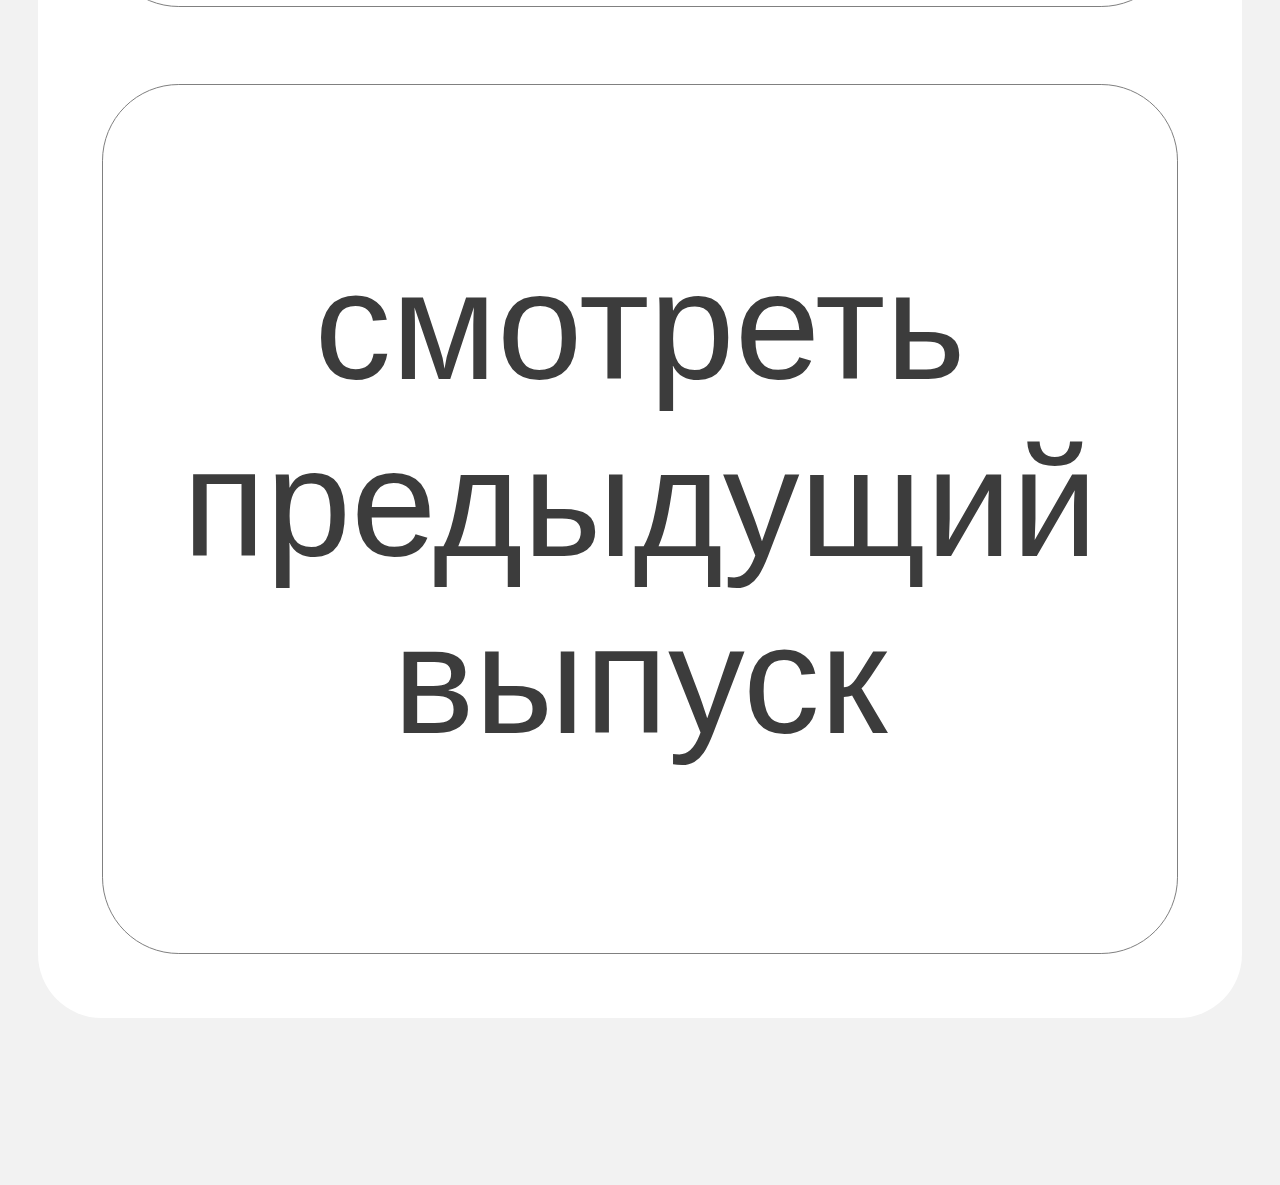
<file: blog_2.html>
<!DOCTYPE html>
<html lang="ru">
<head>
    <meta charset="UTF-8">
    <link rel="stylesheet" href="https://cdn.jsdelivr.net/npm/bootstrap-icons@1.10.2/font/bootstrap-icons.css" integrity="sha384-b6lVK+yci+bfDmaY1u0zE8YYJt0TZxLEAFyYSLHId4xoVvsrQu3INevFKo+Xir8e" crossorigin="anonymous">
    <link rel="stylesheet" href="main.css">
    <link rel="stylesheet" src="theme.js">

</head>
<body>
    <header class="nav">
            <a href="blog_main.html" class="back">
                <i class="bi bi-arrow-left" id="arrow"></i>
            </a>
            <button class="toggle-area">
                <span class="toggle-sun" id="toggle-id">
                    <i class="bi bi-moon" id="icon"></i>
                </span>
            </button>
        </header>
    <container class="body-wrap">
        <section class="blog-wrap content-wrap">
            <h1 class="name-blog">
                Апрельский проказник
            </h1>
            <div class="img-blog two">
            </div>
            <div class="text-container">
                <p class="text-area">
                    Сегодня я гулял по улице, и повстречал наших псов. Валеру и Арнольда, они бегали за мной. Но я оказался шустрее и ловчее, залез на дерево и наблюдал за этими двумя беспомощными бедолагами
                    Сегодня я гулял по улице, и повстречал наших псов. Валеру и Арнольда, они бегали за мной. Но я оказался шустрее и ловчее, залез на дерево и наблюдал за этими двумя беспомощными бедолагам
                    Сегодня я гулял по улице, и повстречал наших псов. Валеру и Арнольда, они бегали за мной. Но я оказался шустрее и ловчее, залез на дерево и наблюдал за этими двумя беспомощными бедолагами
                    и
                </p>
            </div>
        </section>
        <section class="like-area content-wrap">
            <div class="wrap-like-big">
                <span class="like-big">
                    <i class="bi bi-heart-fill" id="heart-big"></i>
                </span>
                <span class="num-like-big">
                    0
                </span>
            </div>
            <p class="description-like">
                за каждый лайк мне чешут за ушком
            </p>
        </section>
        <section class="footer-blog content-wrap">
            <a href="blog_main.html" class="button btn">
                задонатить
            </a>
            <a href="blog_main.html" class="button next">
                смотреть следующий выпуск
            </a>
            <a href="blog_main.html" class="button next">
                смотреть предыдущий выпуск
            </a>
        </section>
    </container>
    <script src="theme.js">

    </script>
    <script>
        const buttons = document.querySelectorAll('.like-big'); // Ищем все кнопки на странице


        /// Функция, которую мы будем вызвать при клике. У нее есть параметр button. При вызове функцие мы перадаим кнопку
        const btnHandler = (button) => {
            const parentEl = button.closest('.wrap-like-big'); // ищет родителя с классом .button-wrapper
            const likeCounter = parentEl.querySelector('.num-like-big') // ищет счетчик внутри родителя .button-wrapper

            // Ниже или ставим лайк или убираем
            if (button.classList.contains('heart-big-like-click')) {
                likeCounter.textContent--
                button.classList.remove('heart-big-like-click') //
            } else {
                likeCounter.textContent++
                button.classList.add('heart-big-like-click') //
            }}

        buttons.forEach((button) => {
            // Прохдимся по всем кнопкам, что бы повесить событие клик. "buttons" - массив конопко, "button" - это один элемент массива.
            button.addEventListener('click', () => {
                // аналог onclick, который использовать предпочтительней
                btnHandler(button) // вызваем функцию, которую написали выше и передаем ей кнопку
            })})
    </script>
</body>
</html>
</file>
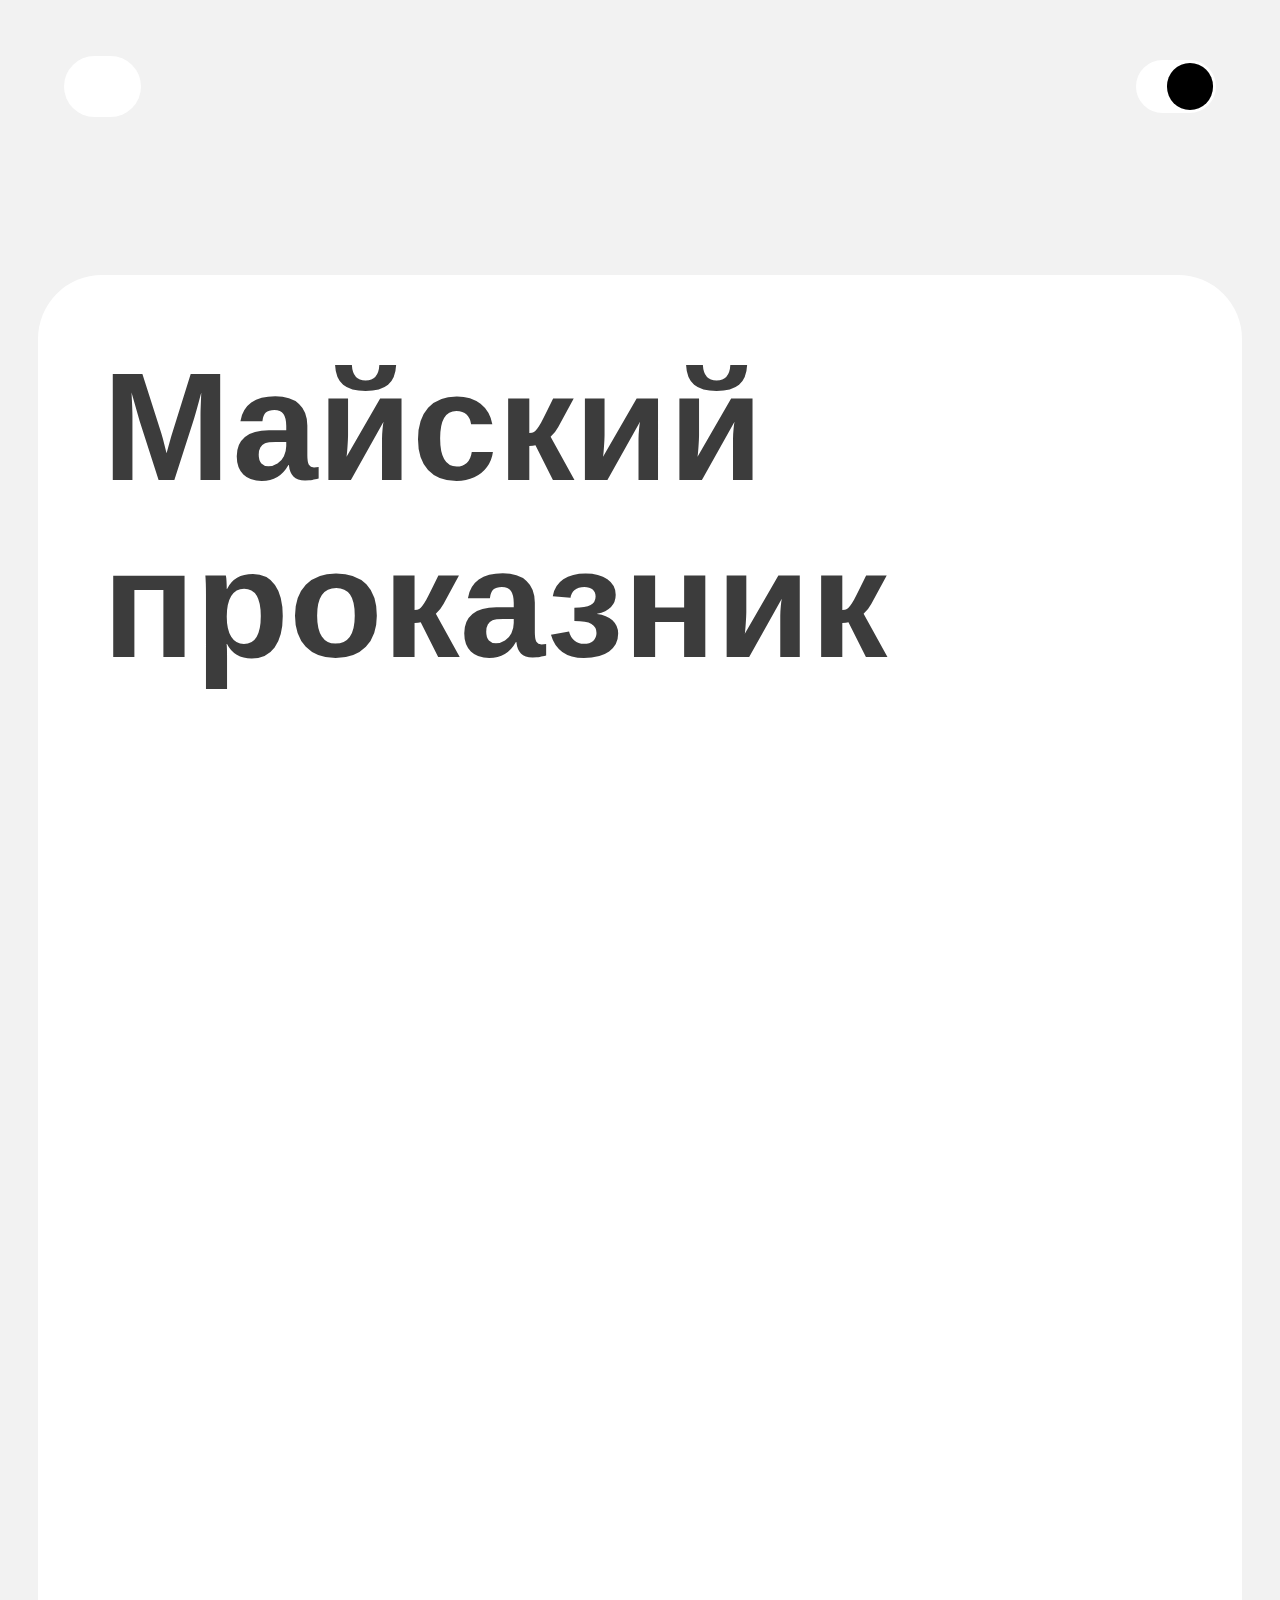
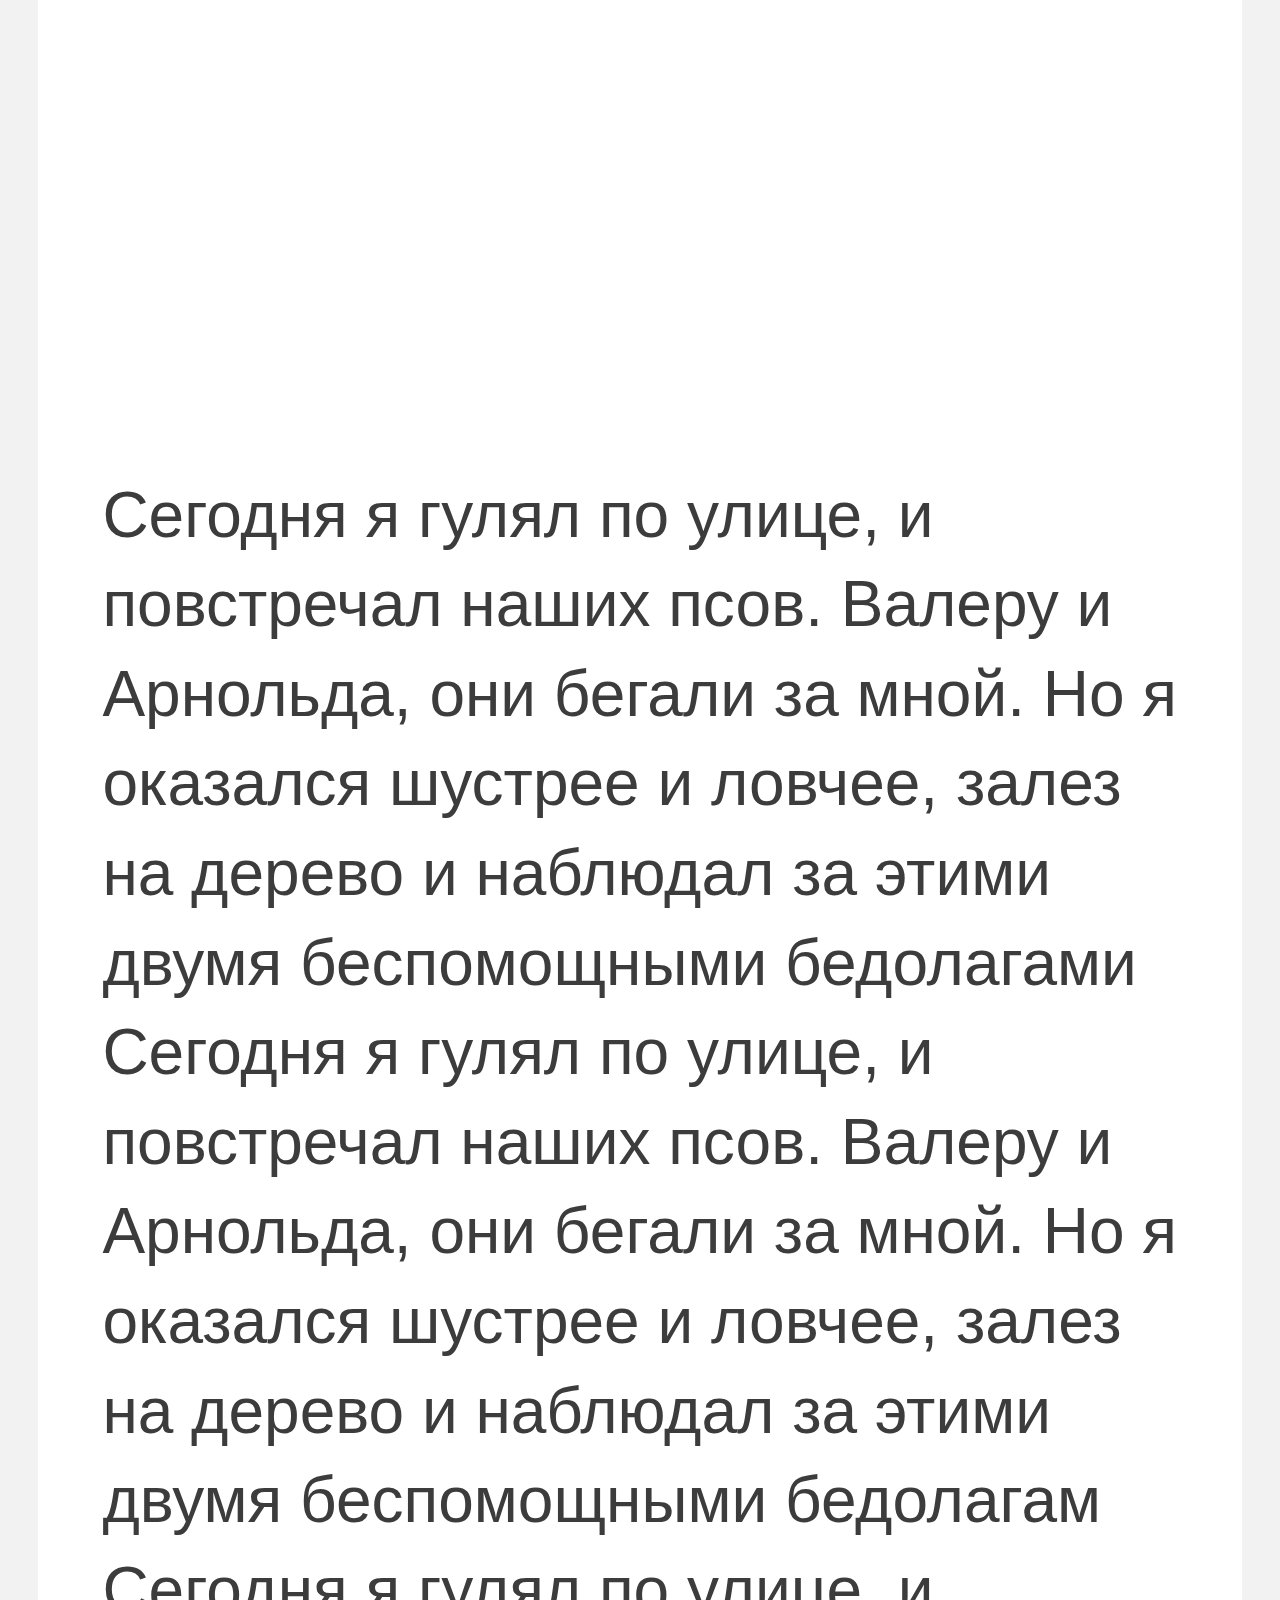
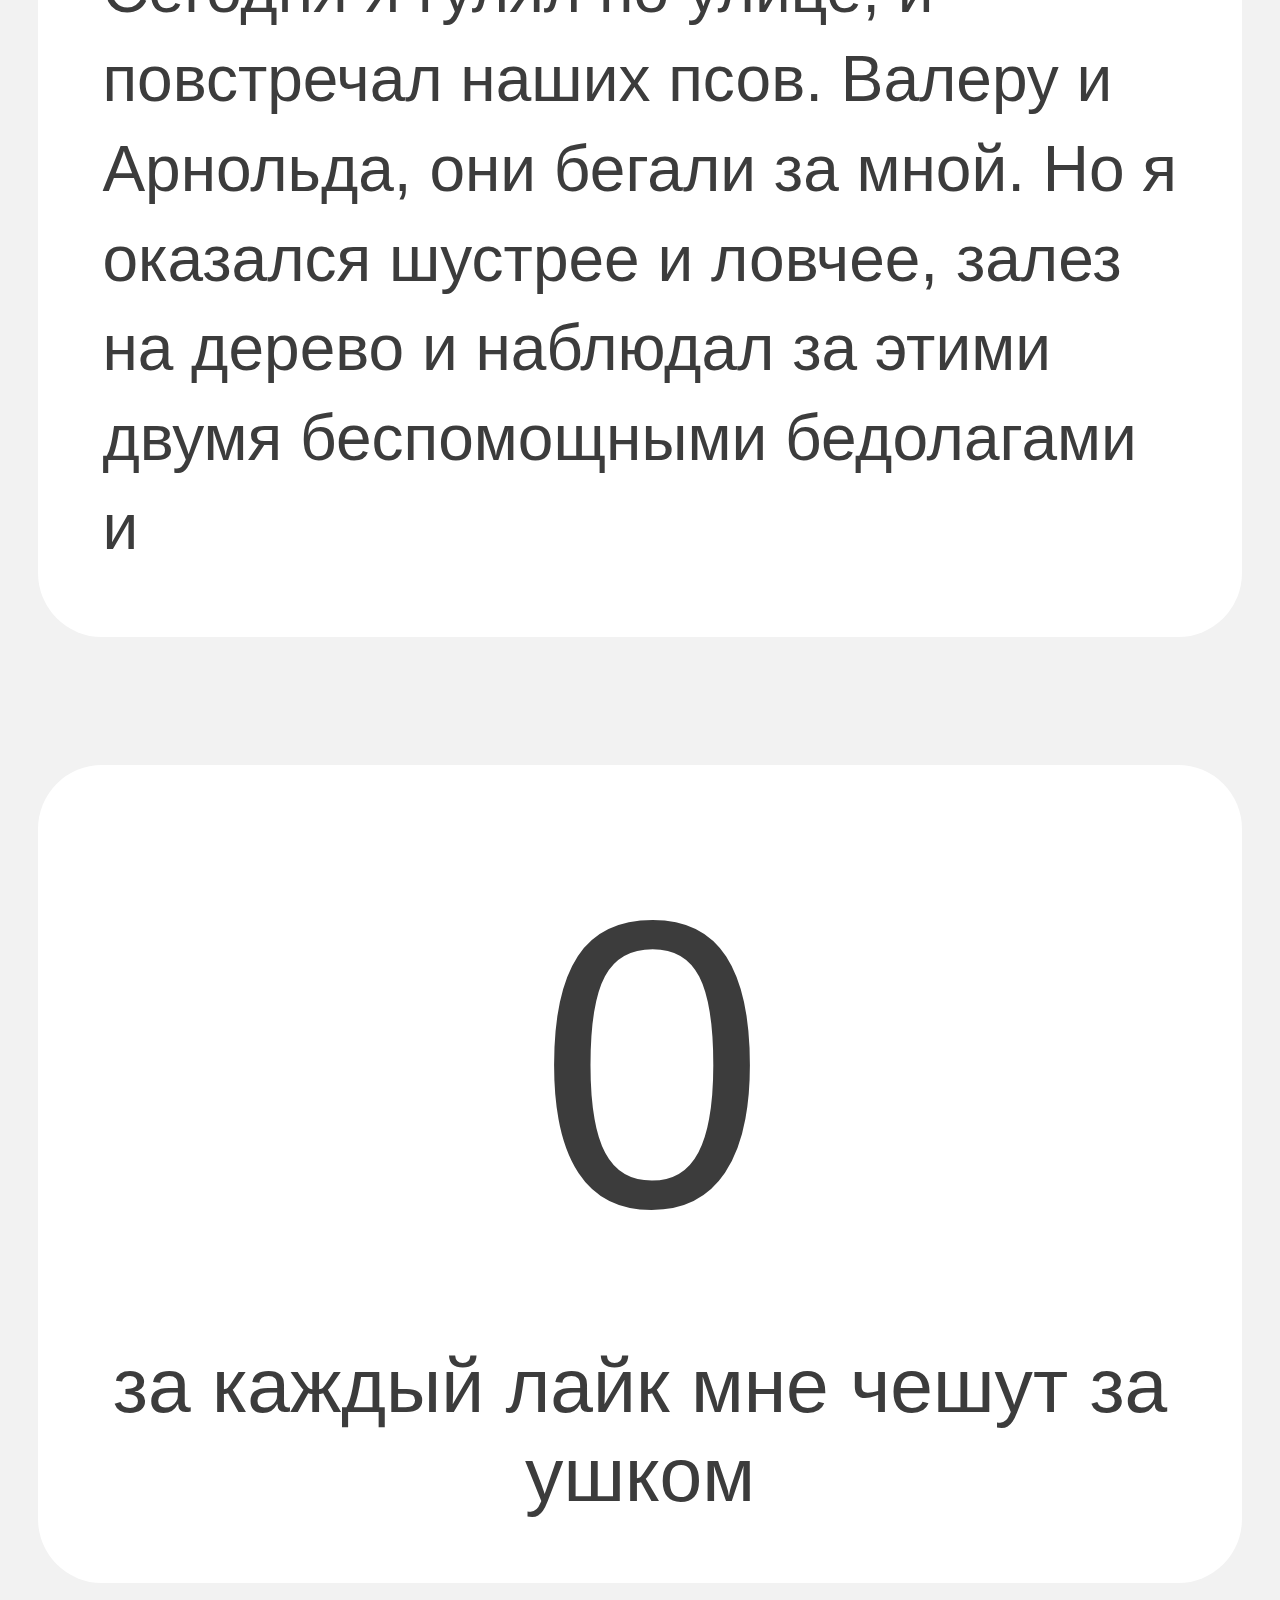
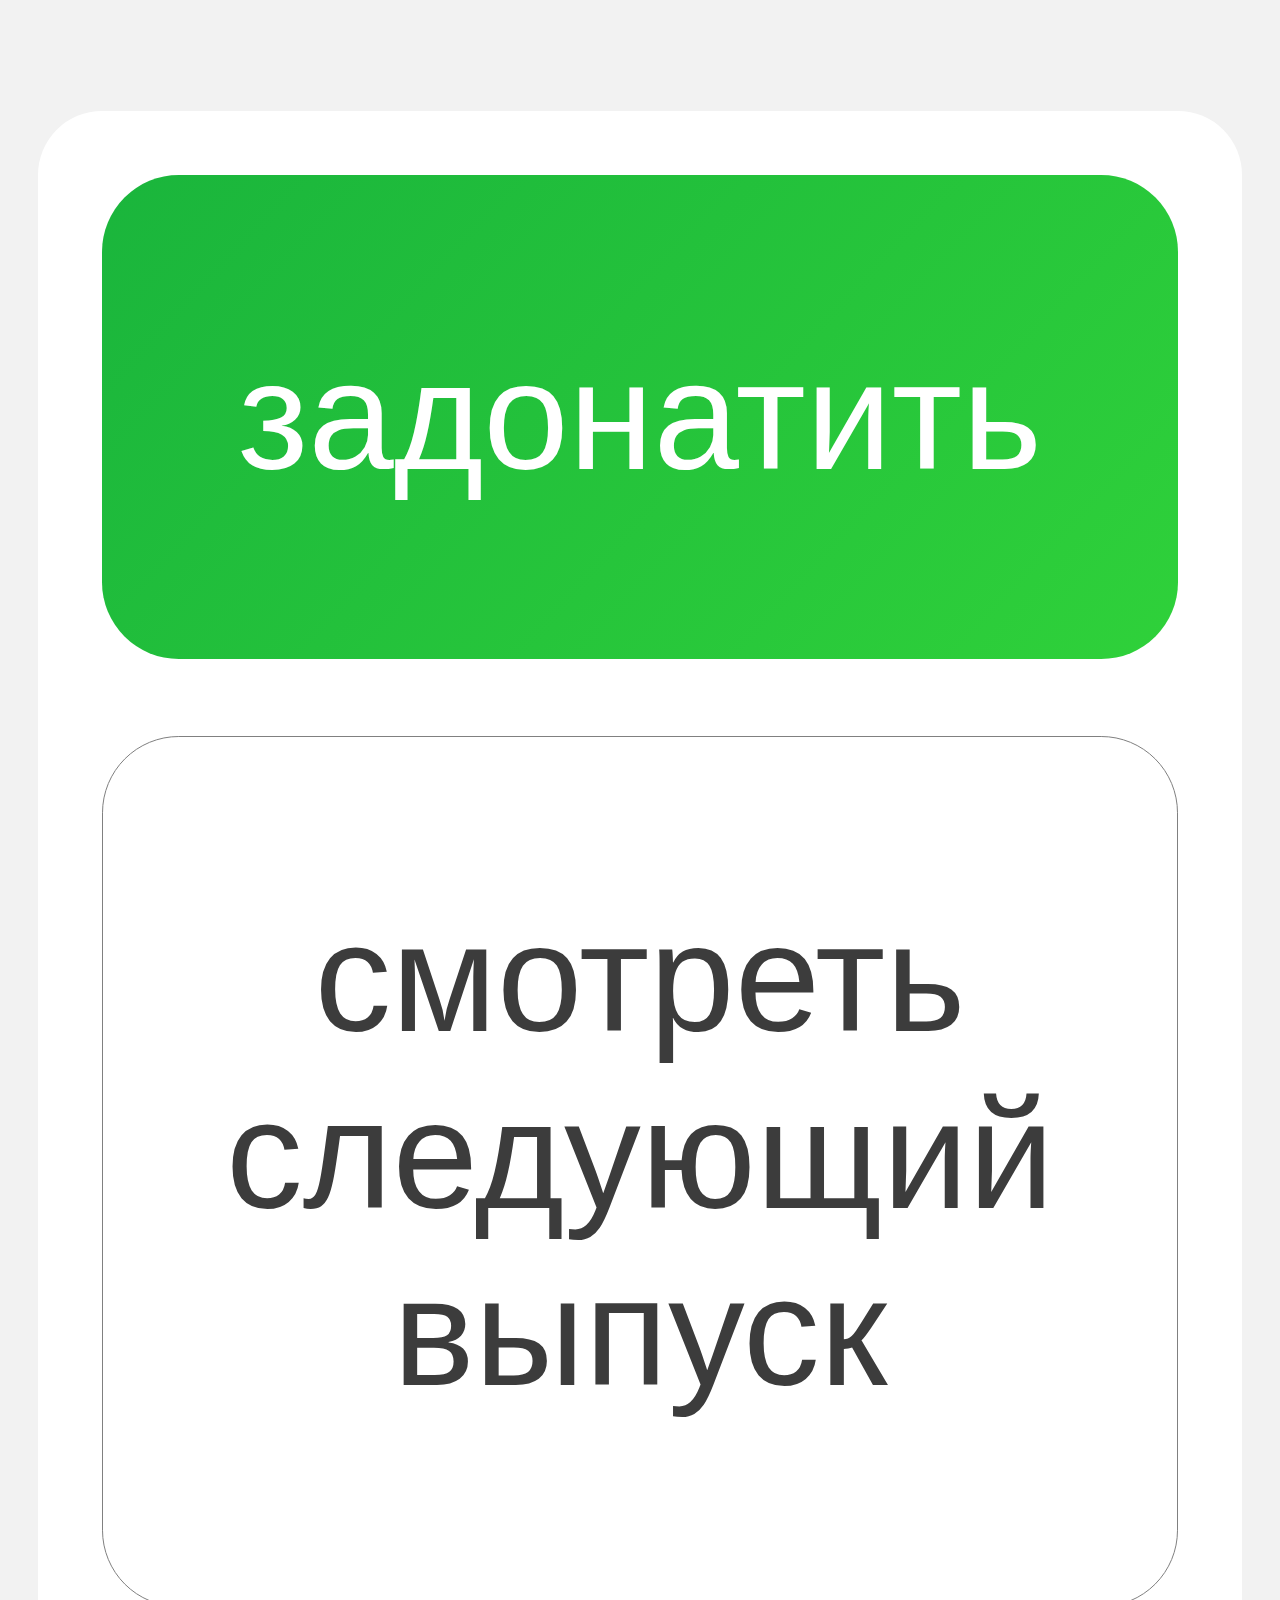
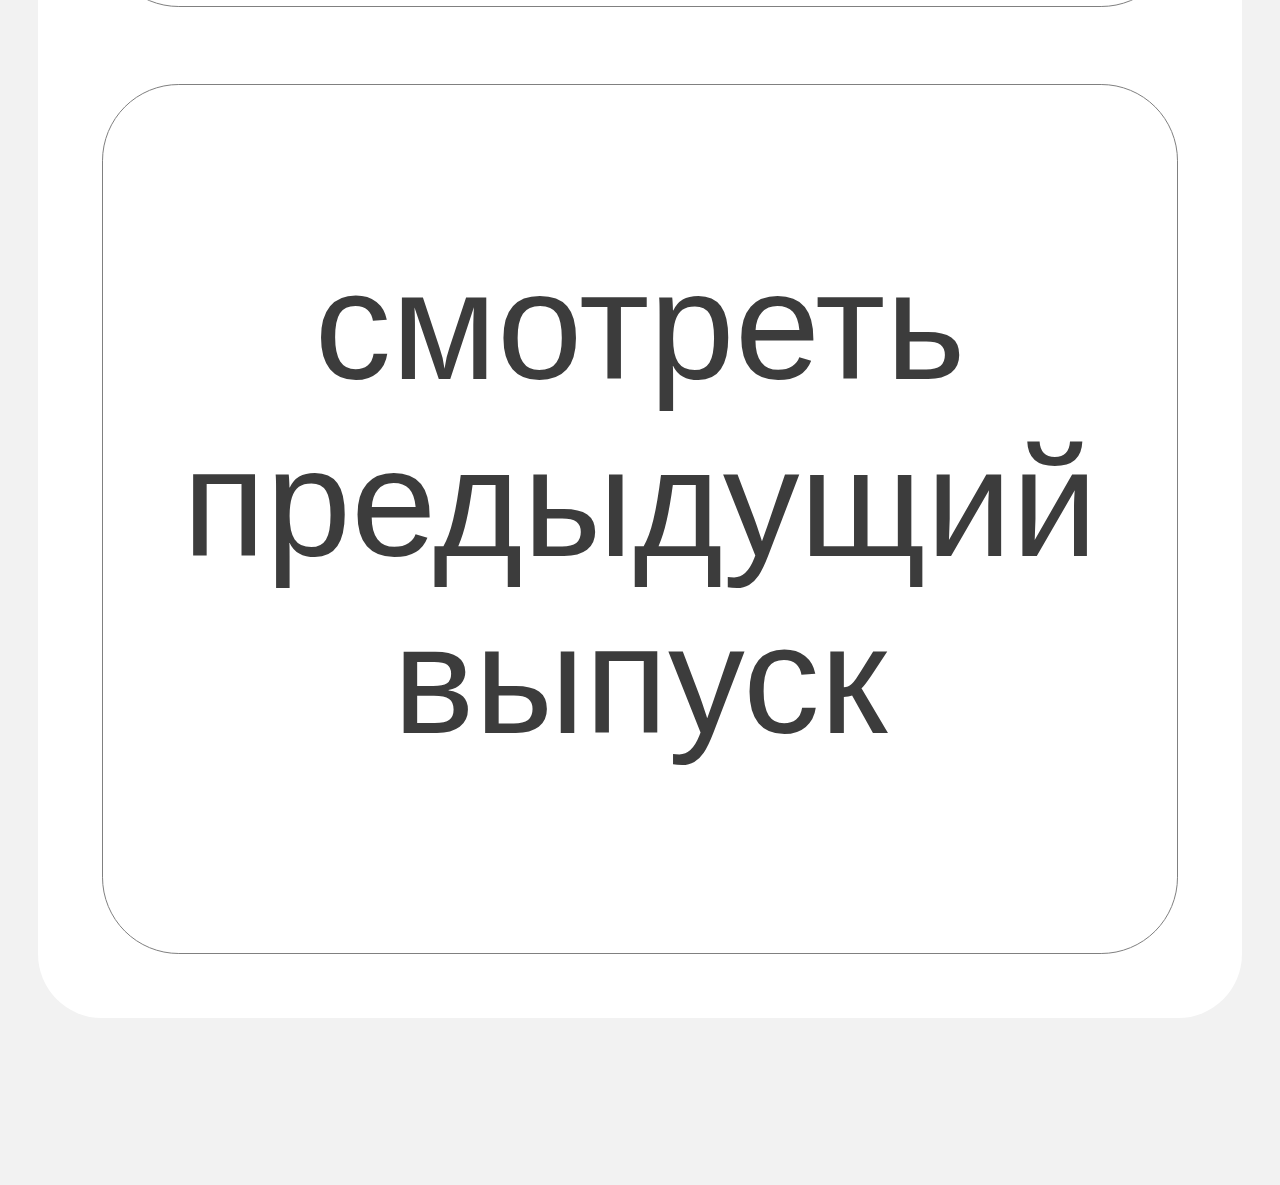
<file: blog_3.html>
<!DOCTYPE html>
<html lang="ru">
<head>
    <meta charset="UTF-8">
    <link rel="stylesheet" href="https://cdn.jsdelivr.net/npm/bootstrap-icons@1.10.2/font/bootstrap-icons.css" integrity="sha384-b6lVK+yci+bfDmaY1u0zE8YYJt0TZxLEAFyYSLHId4xoVvsrQu3INevFKo+Xir8e" crossorigin="anonymous">
    <link rel="stylesheet" href="main.css">
    <link rel="stylesheet" src="theme.js">

</head>
<body>
    <header class="nav">
            <a href="blog_main.html" class="back">
                <i class="bi bi-arrow-left" id="arrow"></i>
            </a>
            <button class="toggle-area">
                <span class="toggle-sun" id="toggle-id">
                    <i class="bi bi-moon" id="icon"></i>
                </span>
            </button>
        </header>
    <container class="body-wrap">
        <section class="blog-wrap content-wrap">
            <h1 class="name-blog">
                Майский проказник
            </h1>
            <div class="img-blog three">
            </div>
            <div class="text-container">
                <p class="text-area">
                    Сегодня я гулял по улице, и повстречал наших псов. Валеру и Арнольда, они бегали за мной. Но я оказался шустрее и ловчее, залез на дерево и наблюдал за этими двумя беспомощными бедолагами
                    Сегодня я гулял по улице, и повстречал наших псов. Валеру и Арнольда, они бегали за мной. Но я оказался шустрее и ловчее, залез на дерево и наблюдал за этими двумя беспомощными бедолагам
                    Сегодня я гулял по улице, и повстречал наших псов. Валеру и Арнольда, они бегали за мной. Но я оказался шустрее и ловчее, залез на дерево и наблюдал за этими двумя беспомощными бедолагами
                    и
                </p>
            </div>
        </section>
        <section class="like-area content-wrap">
            <div class="wrap-like-big">
                <span class="like-big">
                    <i class="bi bi-heart-fill" id="heart-big"></i>
                </span>
                <span class="num-like-big">
                    0
                </span>
            </div>
            <p class="description-like">
                за каждый лайк мне чешут за ушком
            </p>
        </section>
        <section class="footer-blog content-wrap">
            <a href="blog_main.html" class="button btn">
                задонатить
            </a>
            <a href="blog_main.html" class="button next">
                смотреть следующий выпуск
            </a>
            <a href="blog_main.html" class="button next">
                смотреть предыдущий выпуск
            </a>
        </section>
    </container>
    <script src="theme.js">

    </script>
    <script>
        const buttons = document.querySelectorAll('.like-big'); // Ищем все кнопки на странице


        /// Функция, которую мы будем вызвать при клике. У нее есть параметр button. При вызове функцие мы перадаим кнопку
        const btnHandler = (button) => {
            const parentEl = button.closest('.wrap-like-big'); // ищет родителя с классом .button-wrapper
            const likeCounter = parentEl.querySelector('.num-like-big') // ищет счетчик внутри родителя .button-wrapper

            // Ниже или ставим лайк или убираем
            if (button.classList.contains('heart-big-like-click')) {
                likeCounter.textContent--
                button.classList.remove('heart-big-like-click') //
            } else {
                likeCounter.textContent++
                button.classList.add('heart-big-like-click') //
            }}

        buttons.forEach((button) => {
            // Прохдимся по всем кнопкам, что бы повесить событие клик. "buttons" - массив конопко, "button" - это один элемент массива.
            button.addEventListener('click', () => {
                // аналог onclick, который использовать предпочтительней
                btnHandler(button) // вызваем функцию, которую написали выше и передаем ей кнопку
            })})
    </script>
</body>
</html>
</file>
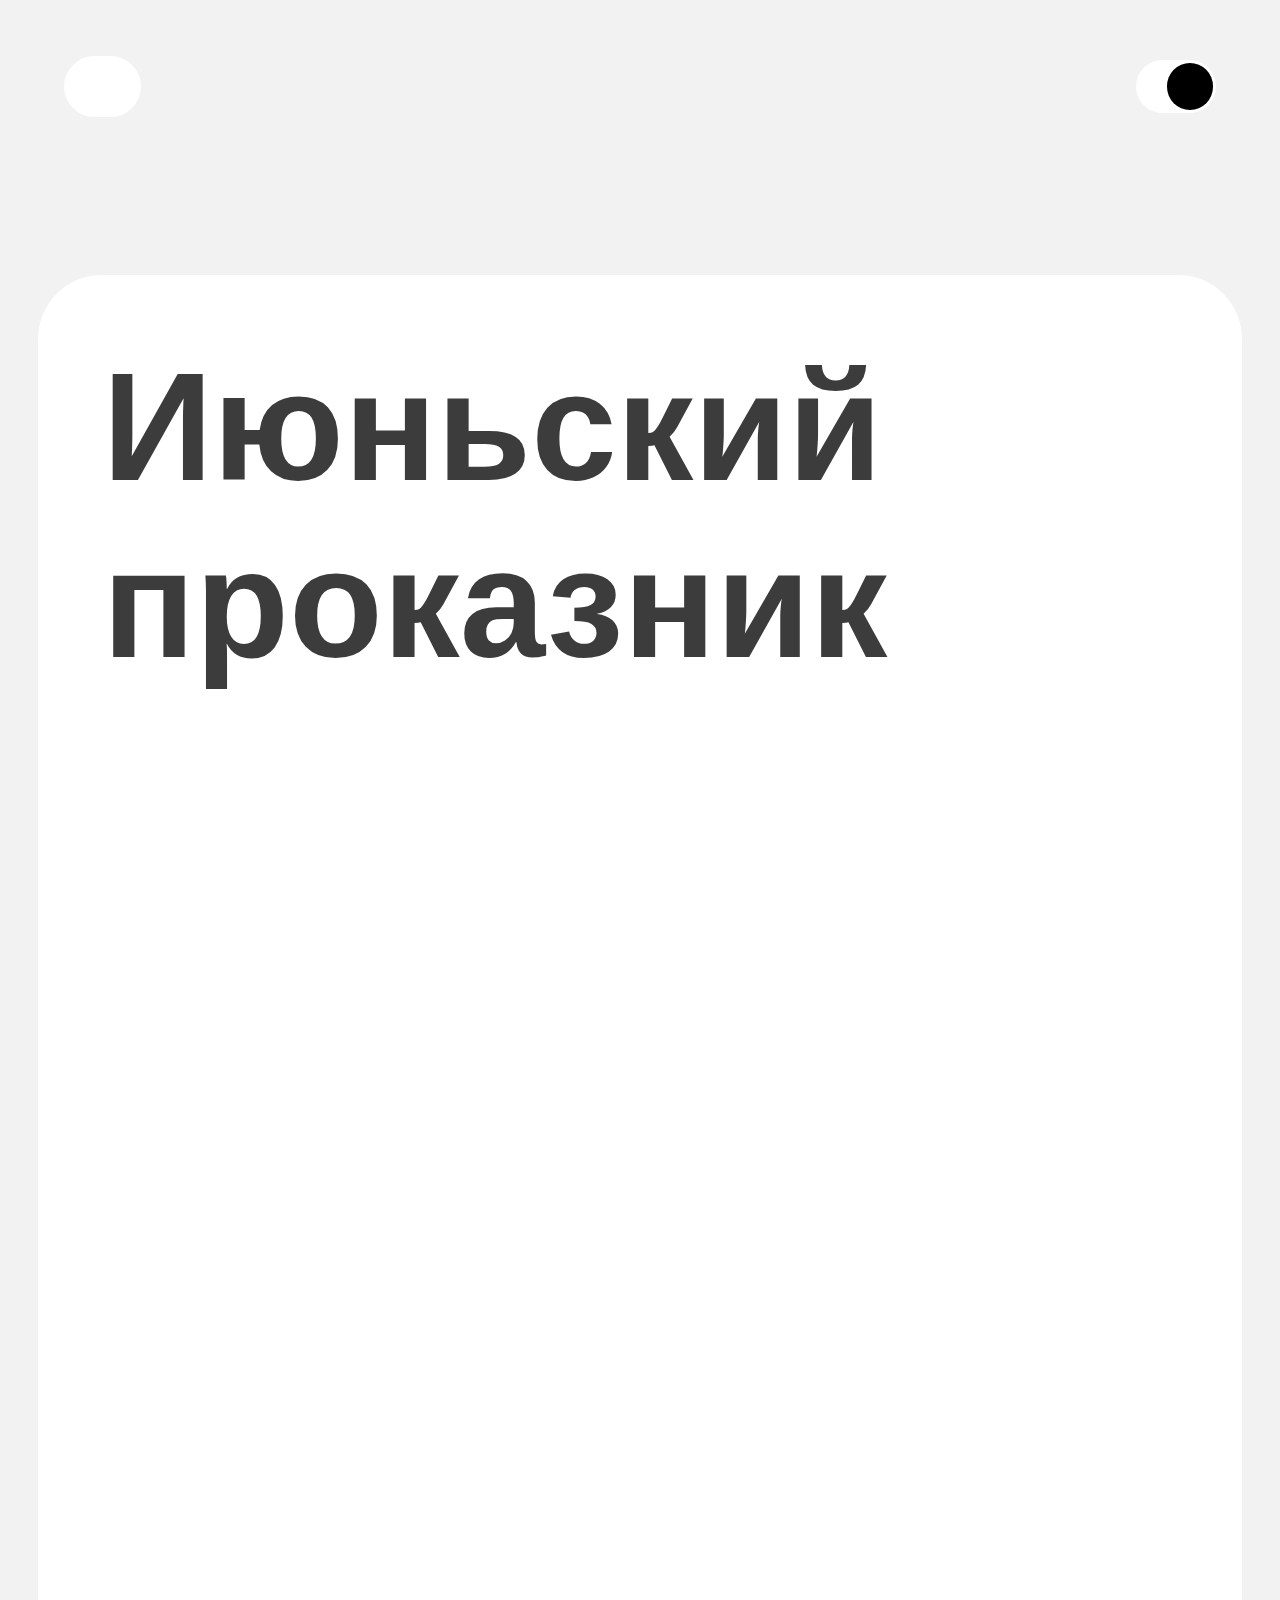
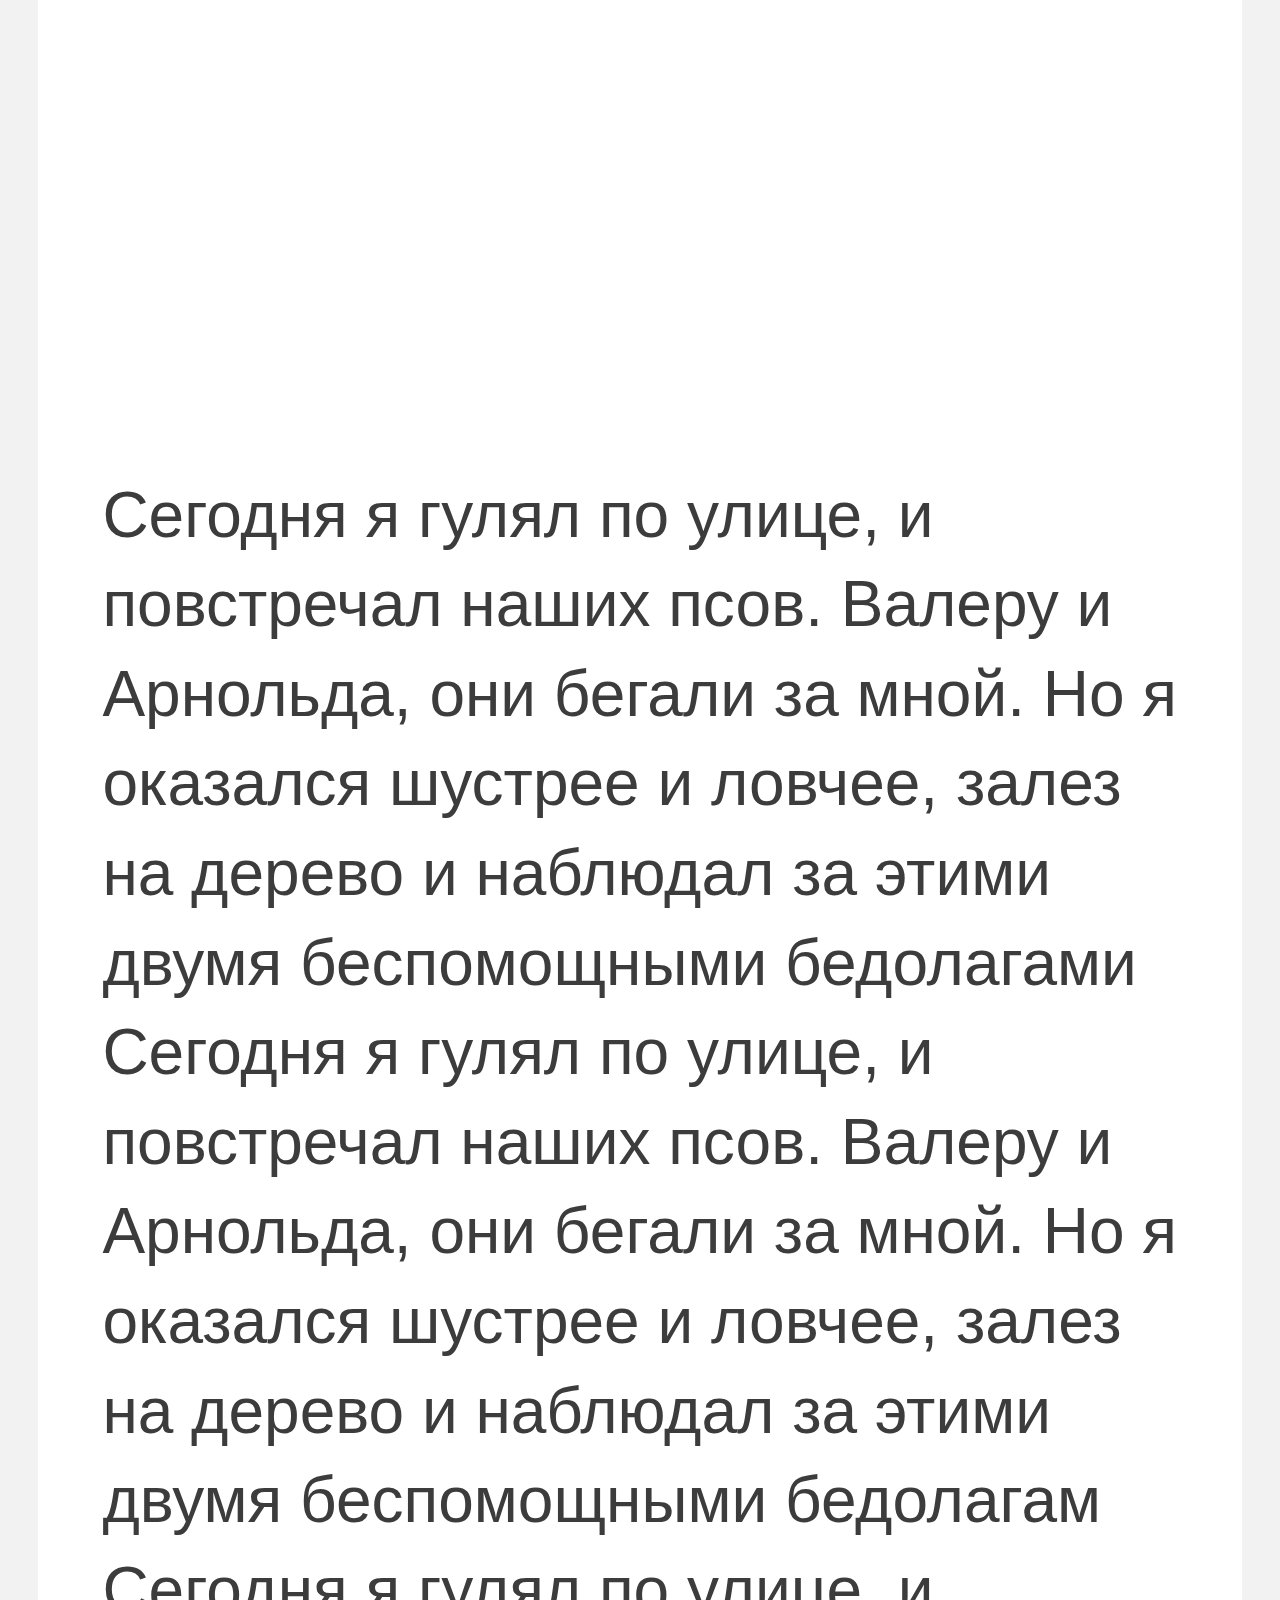
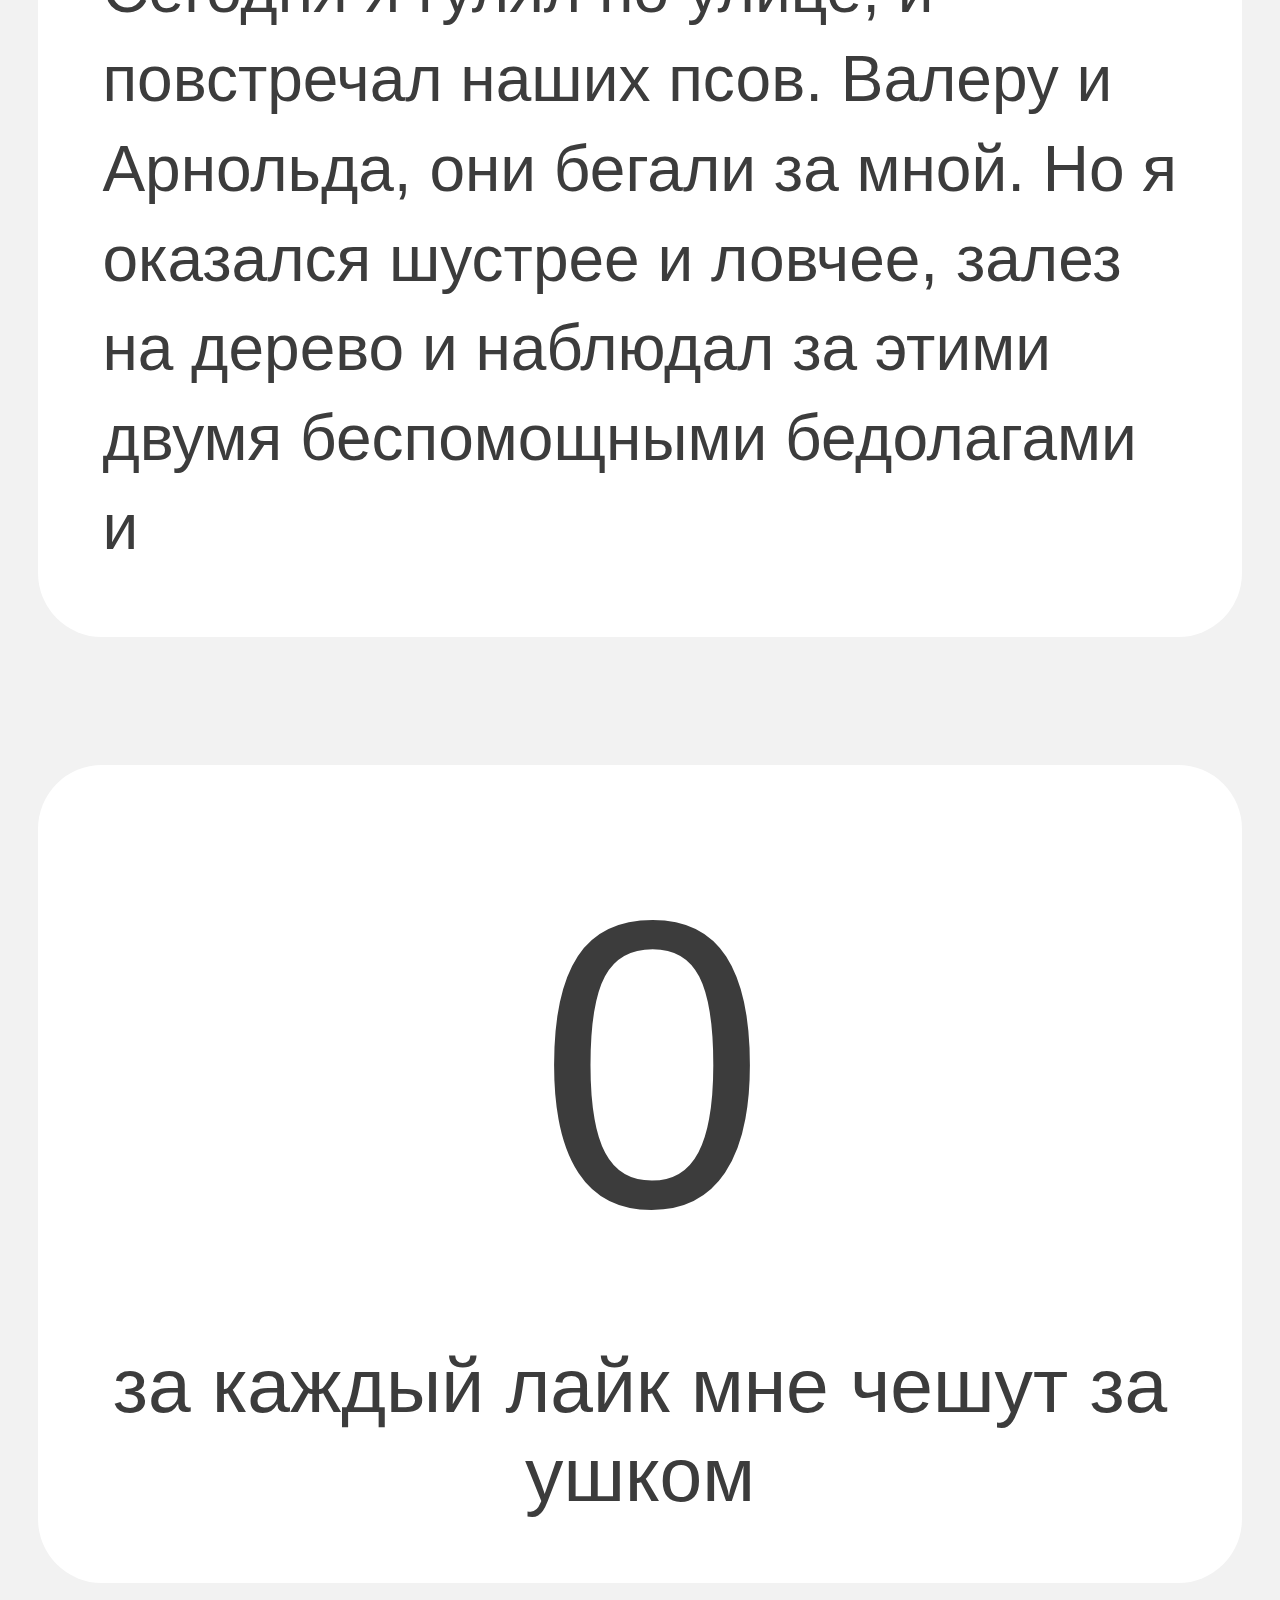
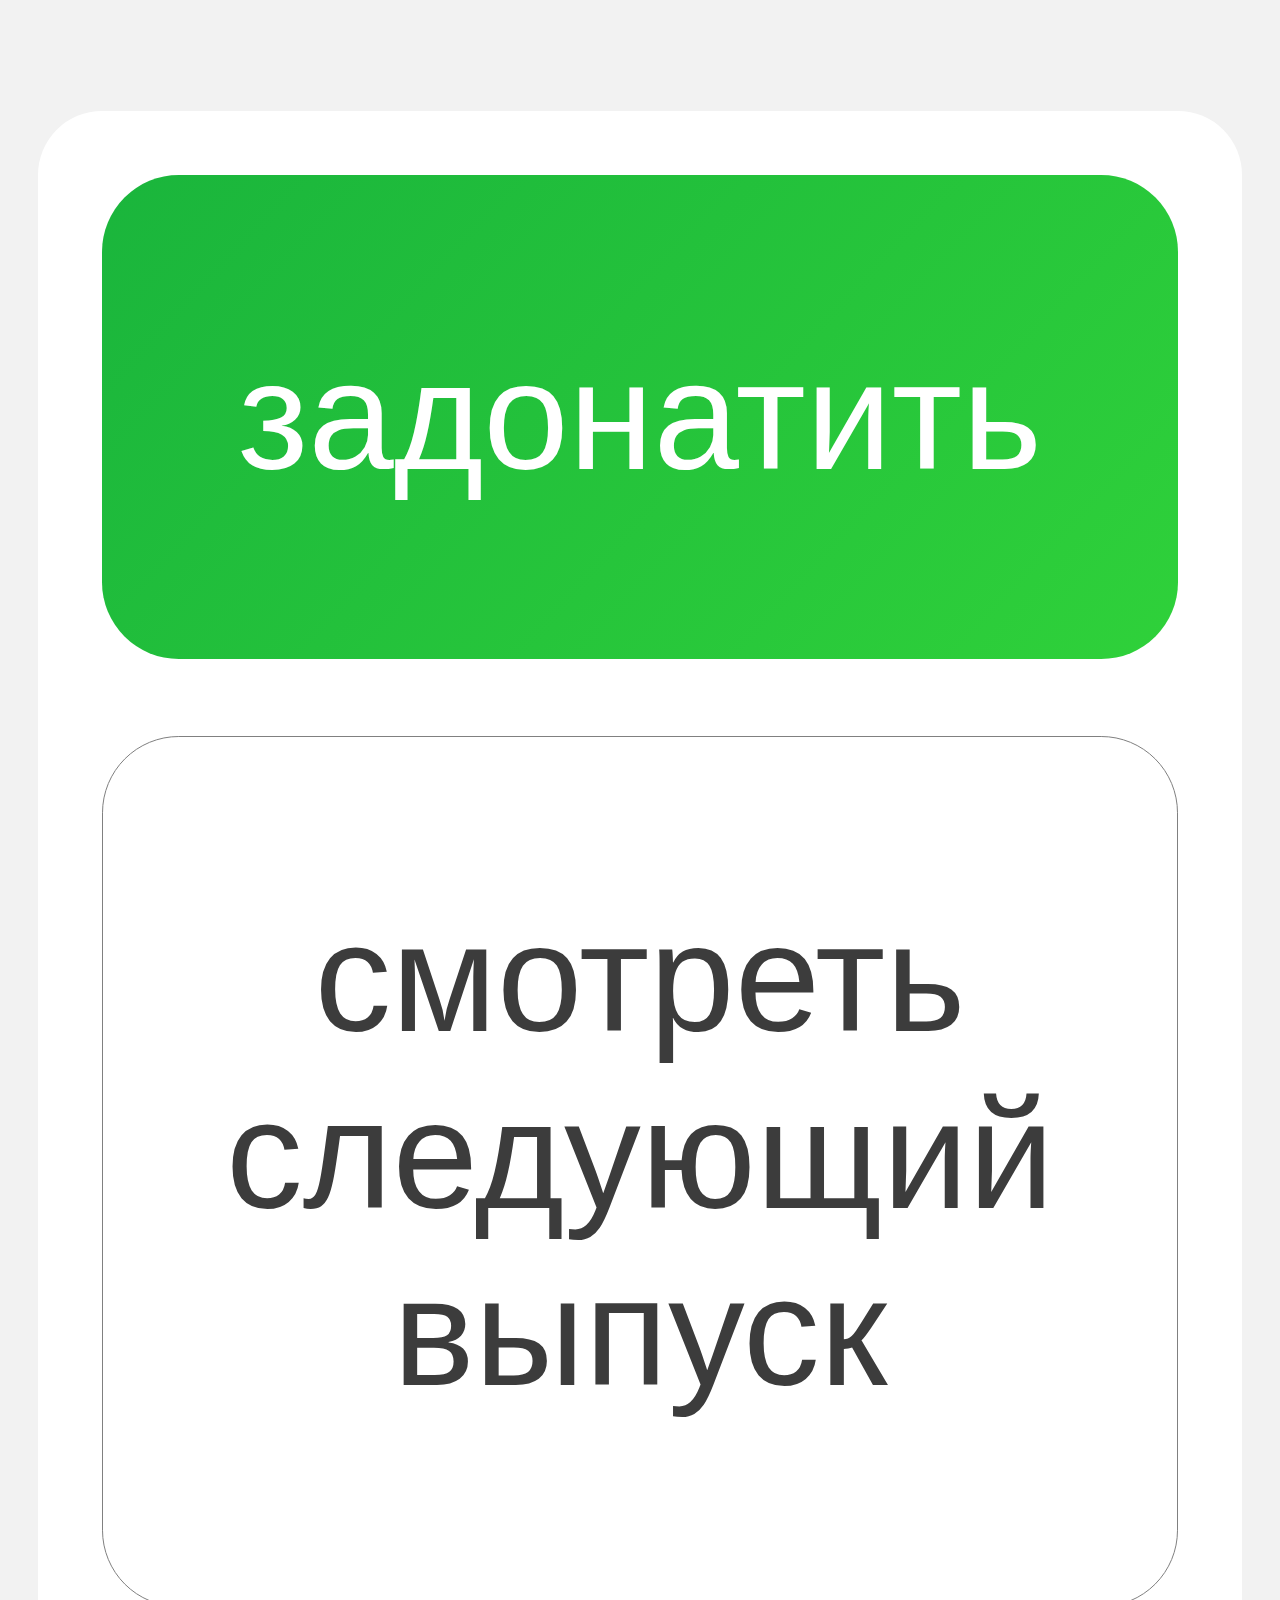
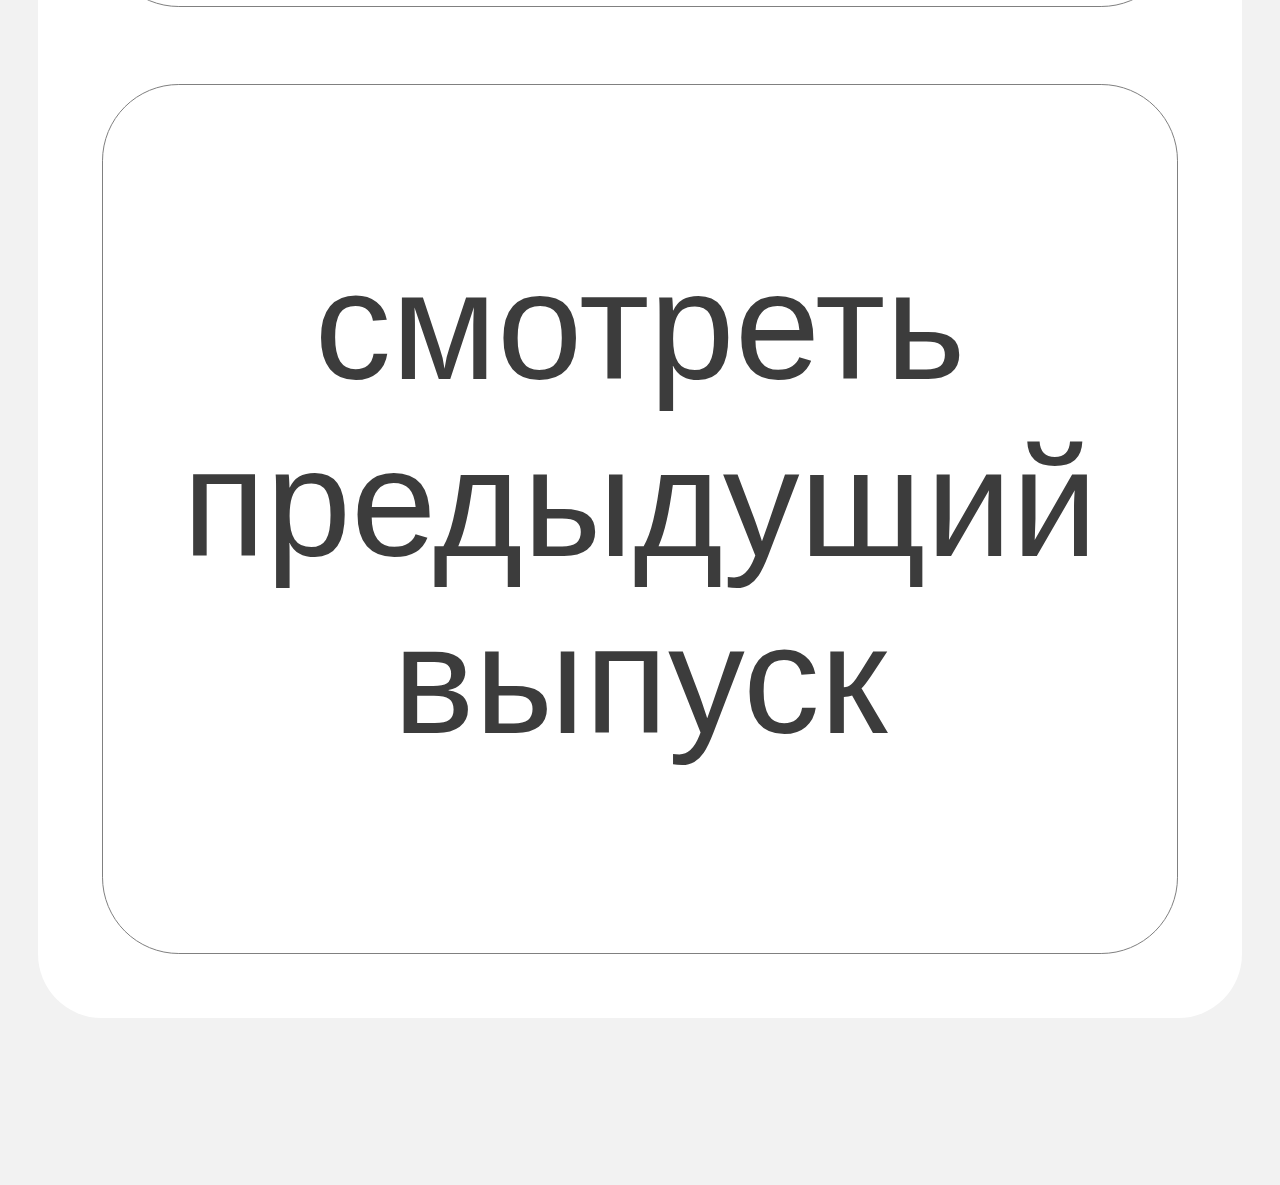
<file: blog_4.html>
<!DOCTYPE html>
<html lang="ru">
<head>
    <meta charset="UTF-8">
    <link rel="stylesheet" href="https://cdn.jsdelivr.net/npm/bootstrap-icons@1.10.2/font/bootstrap-icons.css" integrity="sha384-b6lVK+yci+bfDmaY1u0zE8YYJt0TZxLEAFyYSLHId4xoVvsrQu3INevFKo+Xir8e" crossorigin="anonymous">
    <link rel="stylesheet" href="main.css">
    <link rel="stylesheet" src="theme.js">

</head>
<body>
    <header class="nav">
            <a href="blog_main.html" class="back">
                <i class="bi bi-arrow-left" id="arrow"></i>
            </a>
            <button class="toggle-area">
                <span class="toggle-sun" id="toggle-id">
                    <i class="bi bi-moon" id="icon"></i>
                </span>
            </button>
        </header>
    <container class="body-wrap">
        <section class="blog-wrap content-wrap">
            <h1 class="name-blog">
                Июньский проказник
            </h1>
            <div class="img-blog four">
            </div>
            <div class="text-container">
                <p class="text-area">
                    Сегодня я гулял по улице, и повстречал наших псов. Валеру и Арнольда, они бегали за мной. Но я оказался шустрее и ловчее, залез на дерево и наблюдал за этими двумя беспомощными бедолагами
                    Сегодня я гулял по улице, и повстречал наших псов. Валеру и Арнольда, они бегали за мной. Но я оказался шустрее и ловчее, залез на дерево и наблюдал за этими двумя беспомощными бедолагам
                    Сегодня я гулял по улице, и повстречал наших псов. Валеру и Арнольда, они бегали за мной. Но я оказался шустрее и ловчее, залез на дерево и наблюдал за этими двумя беспомощными бедолагами
                    и
                </p>
            </div>
        </section>
        <section class="like-area content-wrap">
            <div class="wrap-like-big">
                <span class="like-big">
                    <i class="bi bi-heart-fill" id="heart-big"></i>
                </span>
                <span class="num-like-big">
                    0
                </span>
            </div>
            <p class="description-like">
                за каждый лайк мне чешут за ушком
            </p>
        </section>
        <section class="footer-blog content-wrap">
            <a href="blog_main.html" class="button btn">
                задонатить
            </a>
            <a href="blog_main.html" class="button next">
                смотреть следующий выпуск
            </a>
            <a href="blog_main.html" class="button next">
                смотреть предыдущий выпуск
            </a>
        </section>
    </container>
    <script src="theme.js">

    </script>
    <script>
        const buttons = document.querySelectorAll('.like-big'); // Ищем все кнопки на странице


        /// Функция, которую мы будем вызвать при клике. У нее есть параметр button. При вызове функцие мы перадаим кнопку
        const btnHandler = (button) => {
            const parentEl = button.closest('.wrap-like-big'); // ищет родителя с классом .button-wrapper
            const likeCounter = parentEl.querySelector('.num-like-big') // ищет счетчик внутри родителя .button-wrapper

            // Ниже или ставим лайк или убираем
            if (button.classList.contains('heart-big-like-click')) {
                likeCounter.textContent--
                button.classList.remove('heart-big-like-click') //
            } else {
                likeCounter.textContent++
                button.classList.add('heart-big-like-click') //
            }}

        buttons.forEach((button) => {
            // Прохдимся по всем кнопкам, что бы повесить событие клик. "buttons" - массив конопко, "button" - это один элемент массива.
            button.addEventListener('click', () => {
                // аналог onclick, который использовать предпочтительней
                btnHandler(button) // вызваем функцию, которую написали выше и передаем ей кнопку
            })})
    </script>
</body>
</html>
</file>
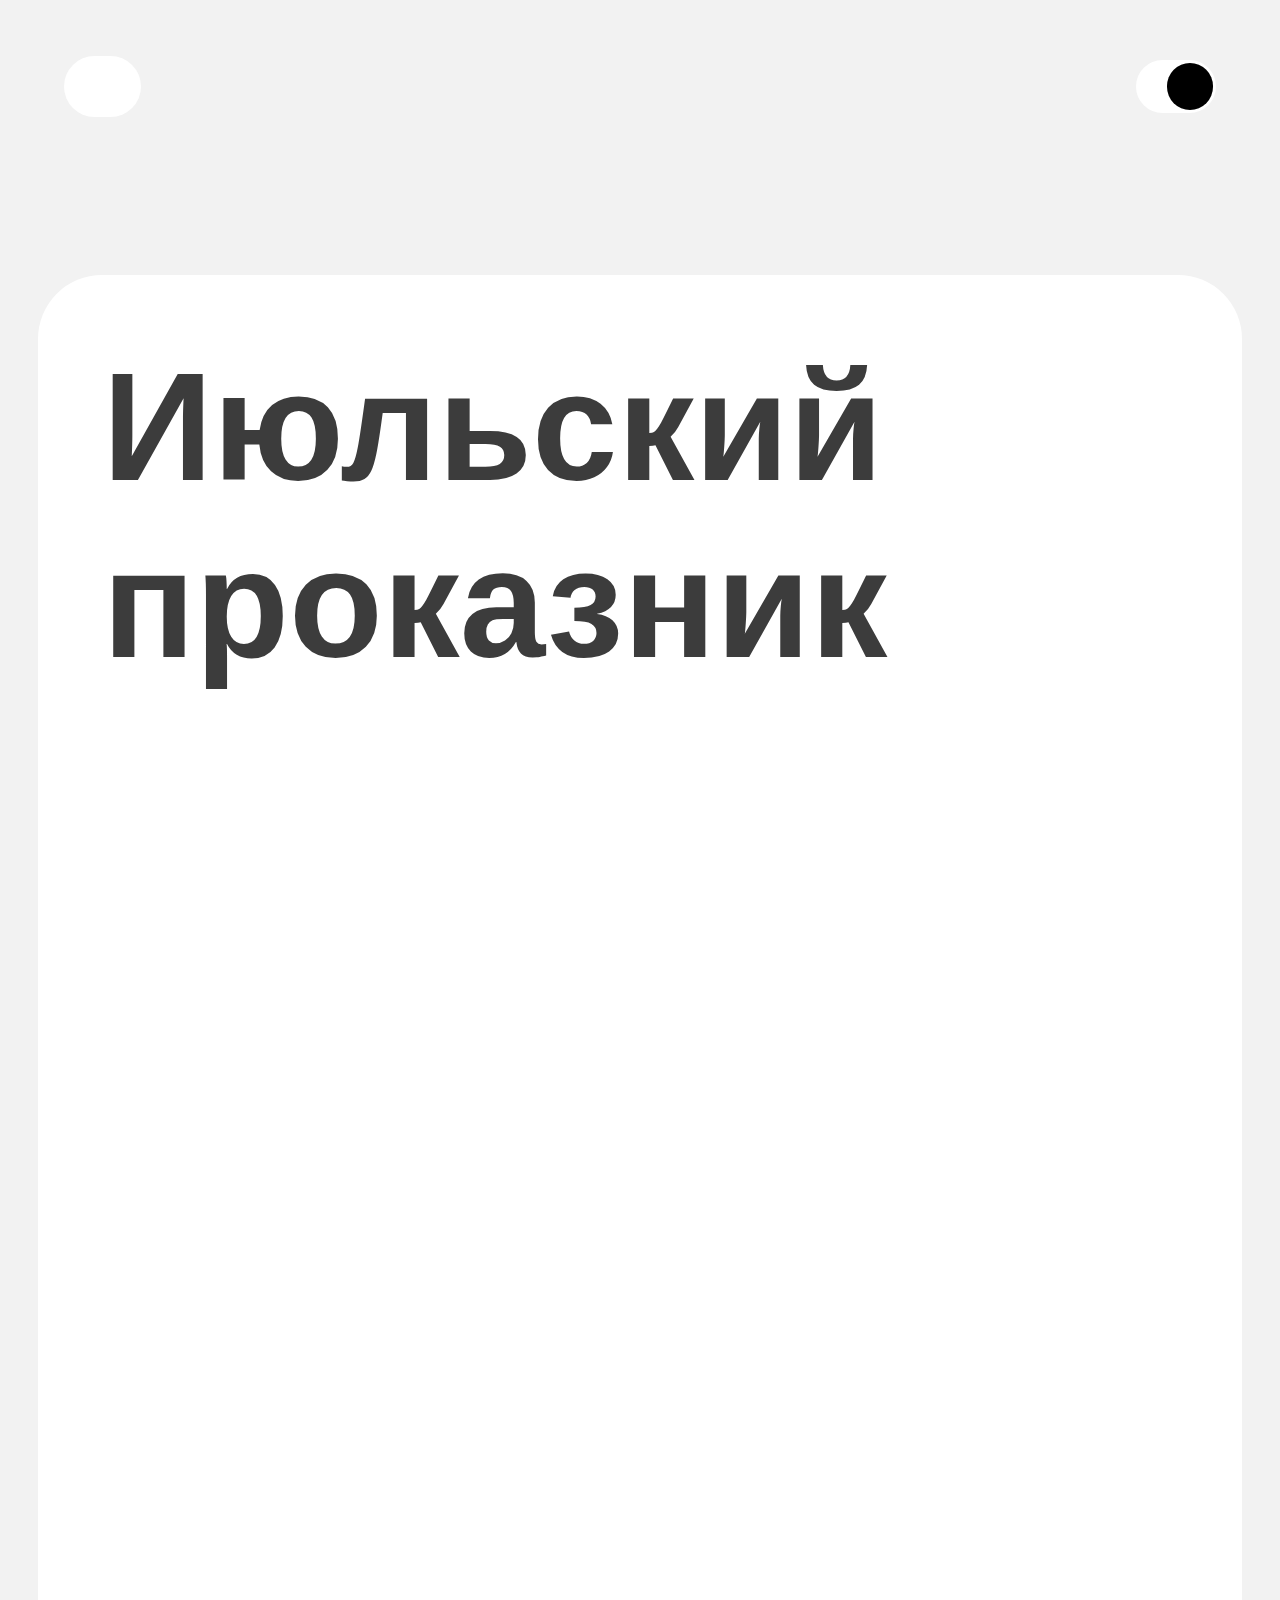
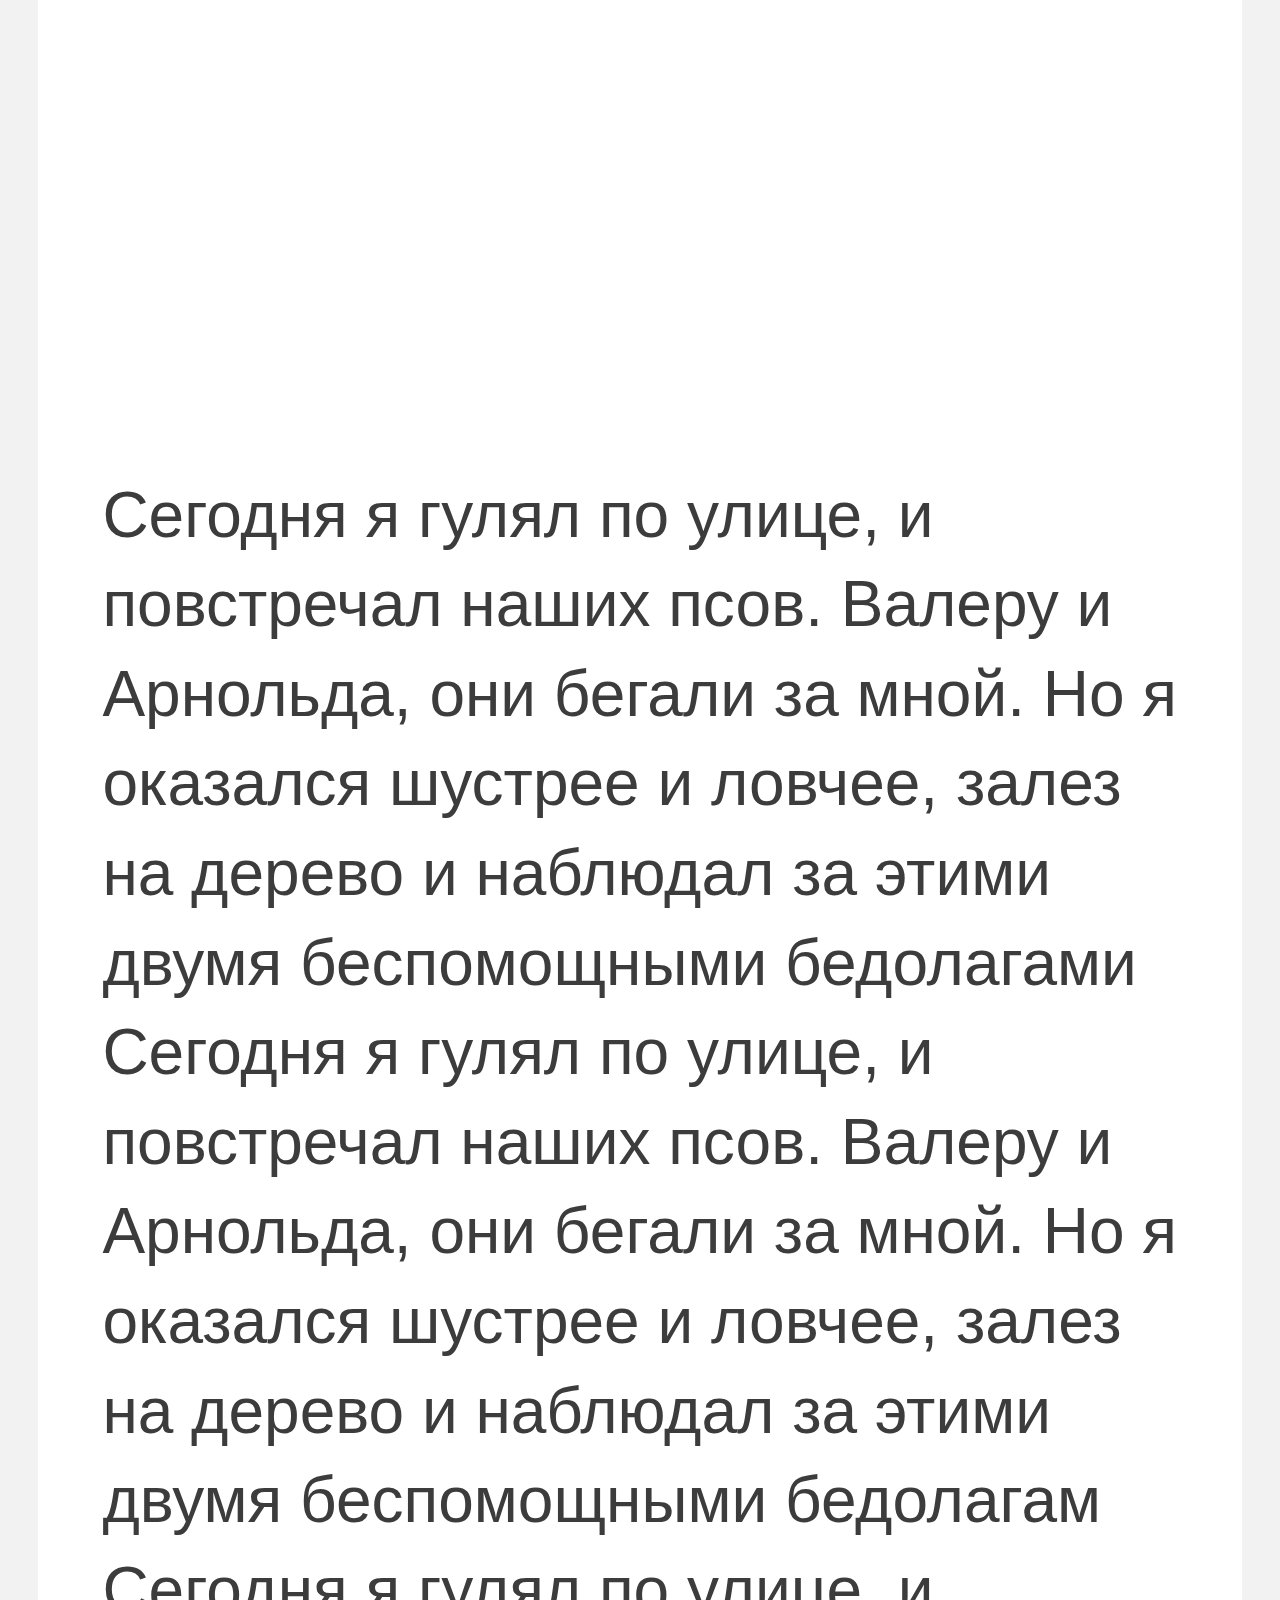
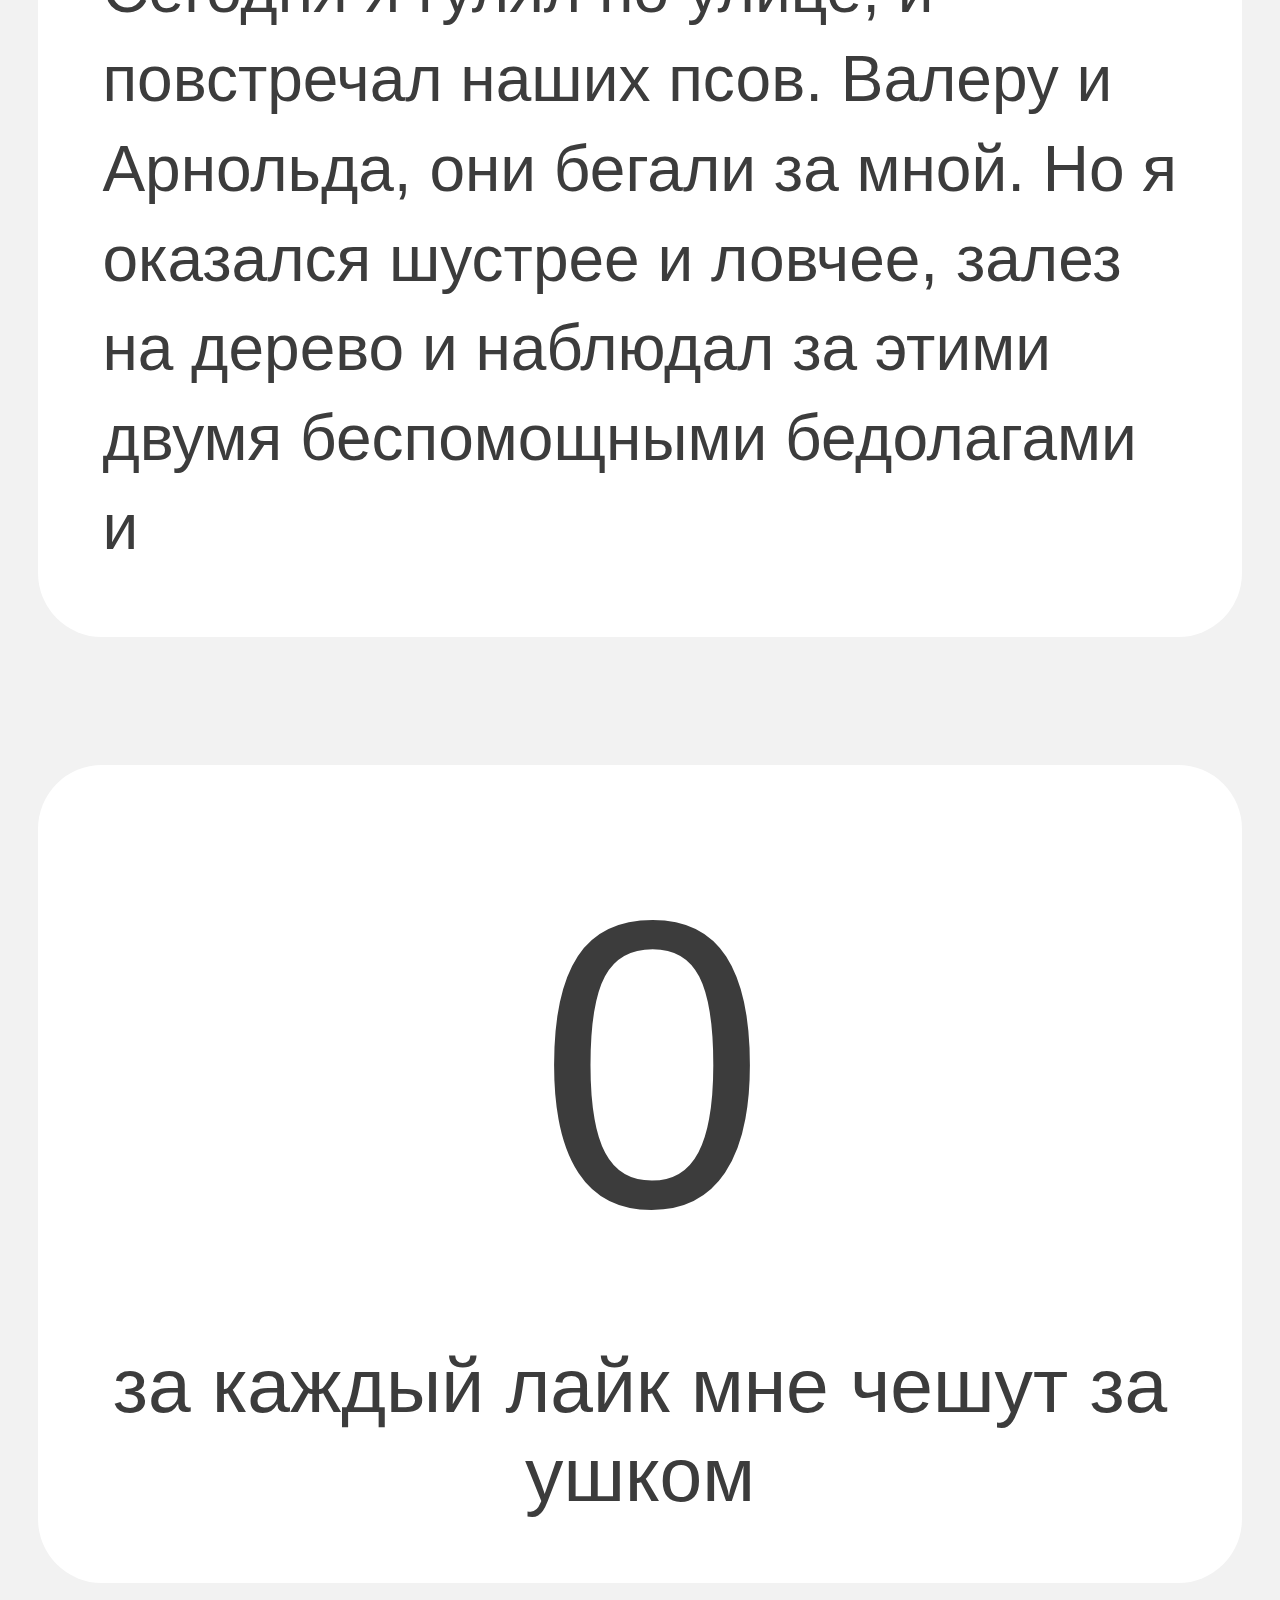
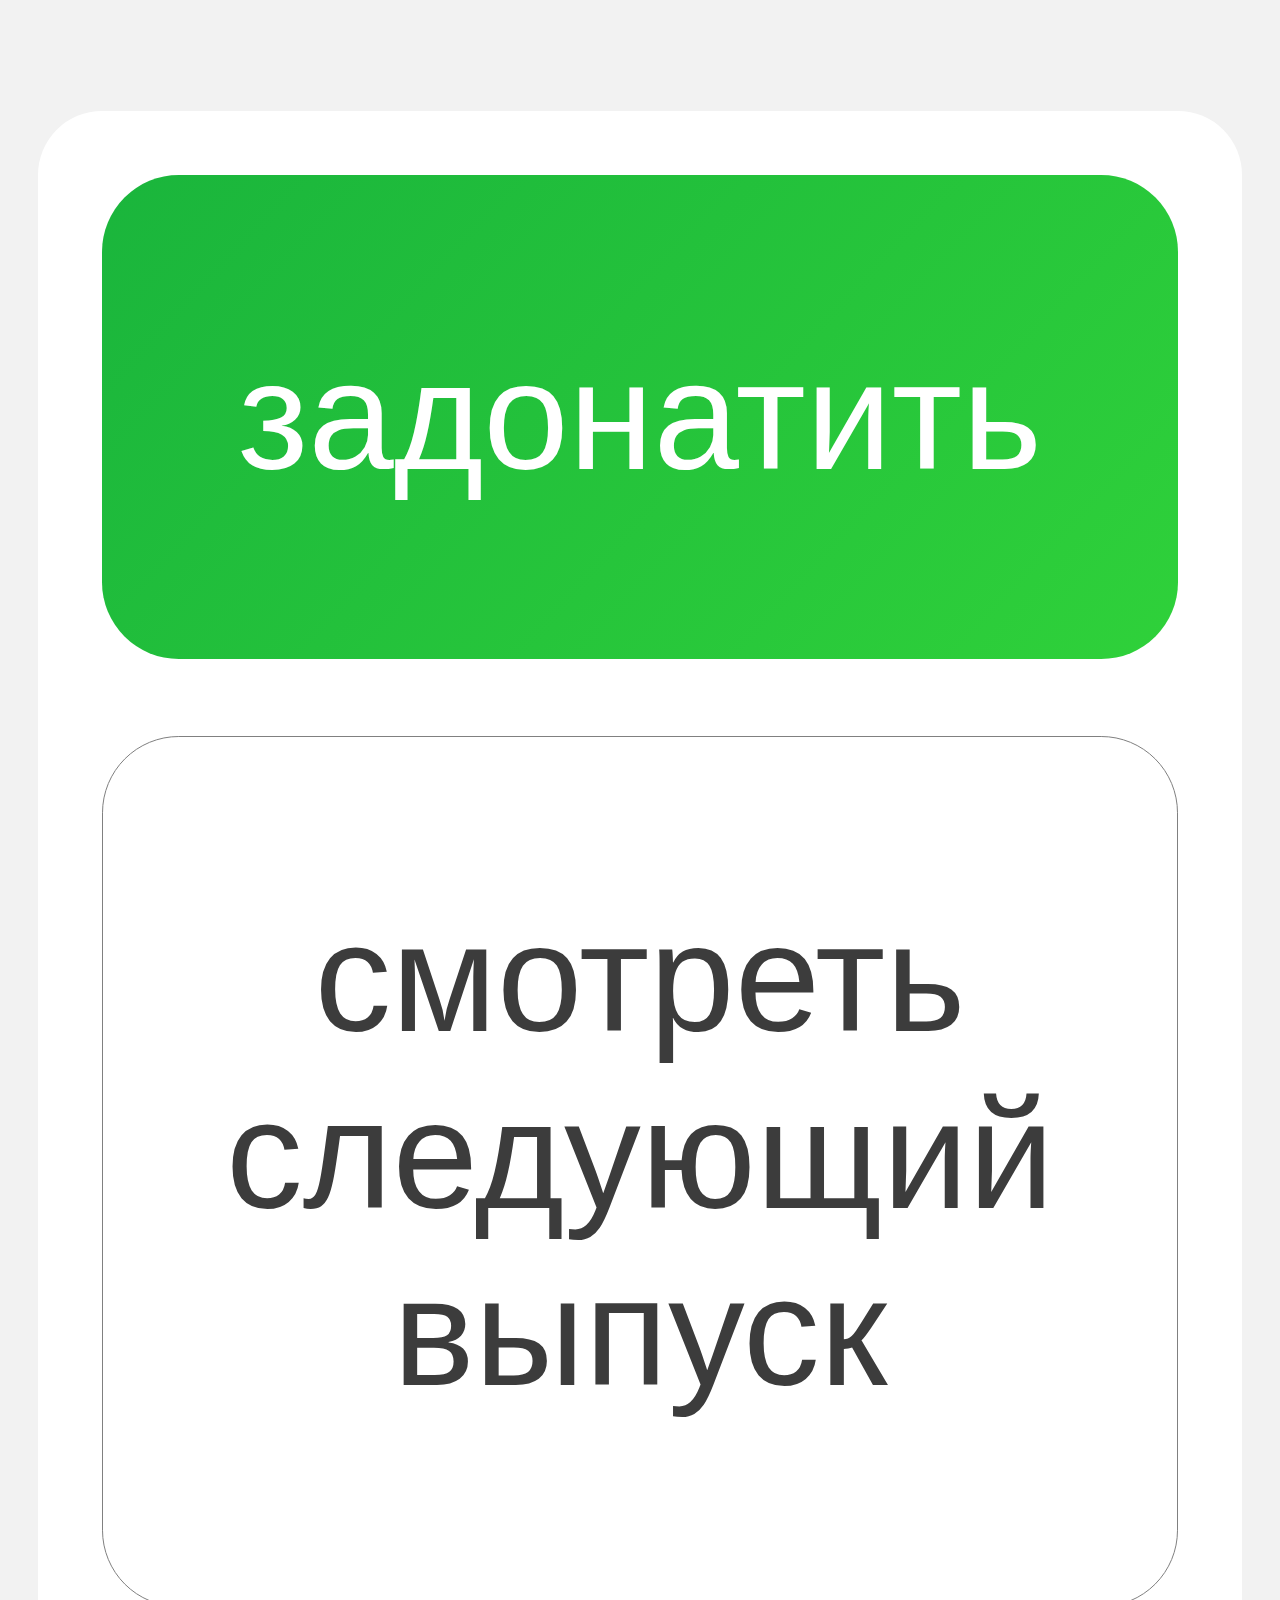
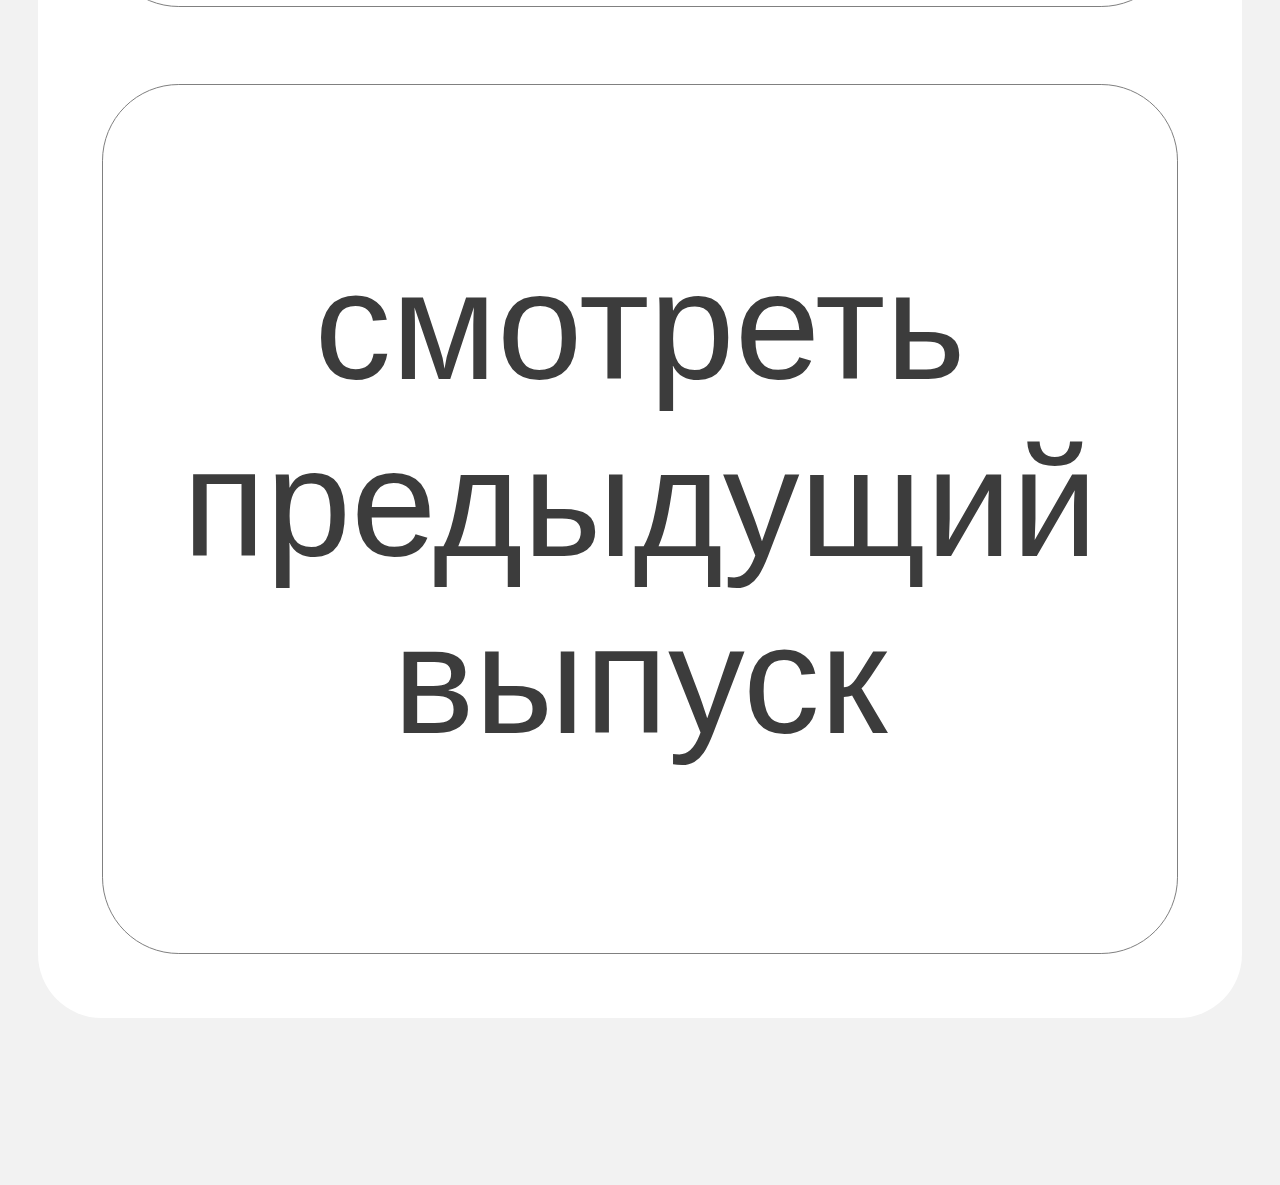
<file: blog_5.html>
<!DOCTYPE html>
<html lang="ru">
<head>
    <meta charset="UTF-8">
    <link rel="stylesheet" href="https://cdn.jsdelivr.net/npm/bootstrap-icons@1.10.2/font/bootstrap-icons.css" integrity="sha384-b6lVK+yci+bfDmaY1u0zE8YYJt0TZxLEAFyYSLHId4xoVvsrQu3INevFKo+Xir8e" crossorigin="anonymous">
    <link rel="stylesheet" href="main.css">
    <link rel="stylesheet" src="theme.js">

</head>
<body>
    <header class="nav">
            <a href="blog_main.html" class="back">
                <i class="bi bi-arrow-left" id="arrow"></i>
            </a>
            <button class="toggle-area">
                <span class="toggle-sun" id="toggle-id">
                    <i class="bi bi-moon" id="icon"></i>
                </span>
            </button>
        </header>
    <container class="body-wrap">
        <section class="blog-wrap content-wrap">
            <h1 class="name-blog">
                Июльский проказник
            </h1>
            <div class="img-blog five">
            </div>
            <div class="text-container">
                <p class="text-area">
                    Сегодня я гулял по улице, и повстречал наших псов. Валеру и Арнольда, они бегали за мной. Но я оказался шустрее и ловчее, залез на дерево и наблюдал за этими двумя беспомощными бедолагами
                    Сегодня я гулял по улице, и повстречал наших псов. Валеру и Арнольда, они бегали за мной. Но я оказался шустрее и ловчее, залез на дерево и наблюдал за этими двумя беспомощными бедолагам
                    Сегодня я гулял по улице, и повстречал наших псов. Валеру и Арнольда, они бегали за мной. Но я оказался шустрее и ловчее, залез на дерево и наблюдал за этими двумя беспомощными бедолагами
                    и
                </p>
            </div>
        </section>
        <section class="like-area content-wrap">
            <div class="wrap-like-big">
                <span class="like-big">
                    <i class="bi bi-heart-fill" id="heart-big"></i>
                </span>
                <span class="num-like-big">
                    0
                </span>
            </div>
            <p class="description-like">
                за каждый лайк мне чешут за ушком
            </p>
        </section>
        <section class="footer-blog content-wrap">
            <a href="blog_main.html" class="button btn">
                задонатить
            </a>
            <a href="blog_main.html" class="button next">
                смотреть следующий выпуск
            </a>
            <a href="blog_main.html" class="button next">
                смотреть предыдущий выпуск
            </a>
        </section>
    </container>
    <script src="theme.js">

    </script>
    <script>
        const buttons = document.querySelectorAll('.like-big'); // Ищем все кнопки на странице


        /// Функция, которую мы будем вызвать при клике. У нее есть параметр button. При вызове функцие мы перадаим кнопку
        const btnHandler = (button) => {
            const parentEl = button.closest('.wrap-like-big'); // ищет родителя с классом .button-wrapper
            const likeCounter = parentEl.querySelector('.num-like-big') // ищет счетчик внутри родителя .button-wrapper

            // Ниже или ставим лайк или убираем
            if (button.classList.contains('heart-big-like-click')) {
                likeCounter.textContent--
                button.classList.remove('heart-big-like-click') //
            } else {
                likeCounter.textContent++
                button.classList.add('heart-big-like-click') //
            }}

        buttons.forEach((button) => {
            // Прохдимся по всем кнопкам, что бы повесить событие клик. "buttons" - массив конопко, "button" - это один элемент массива.
            button.addEventListener('click', () => {
                // аналог onclick, который использовать предпочтительней
                btnHandler(button) // вызваем функцию, которую написали выше и передаем ей кнопку
            })})
    </script>
</body>
</html>
</file>
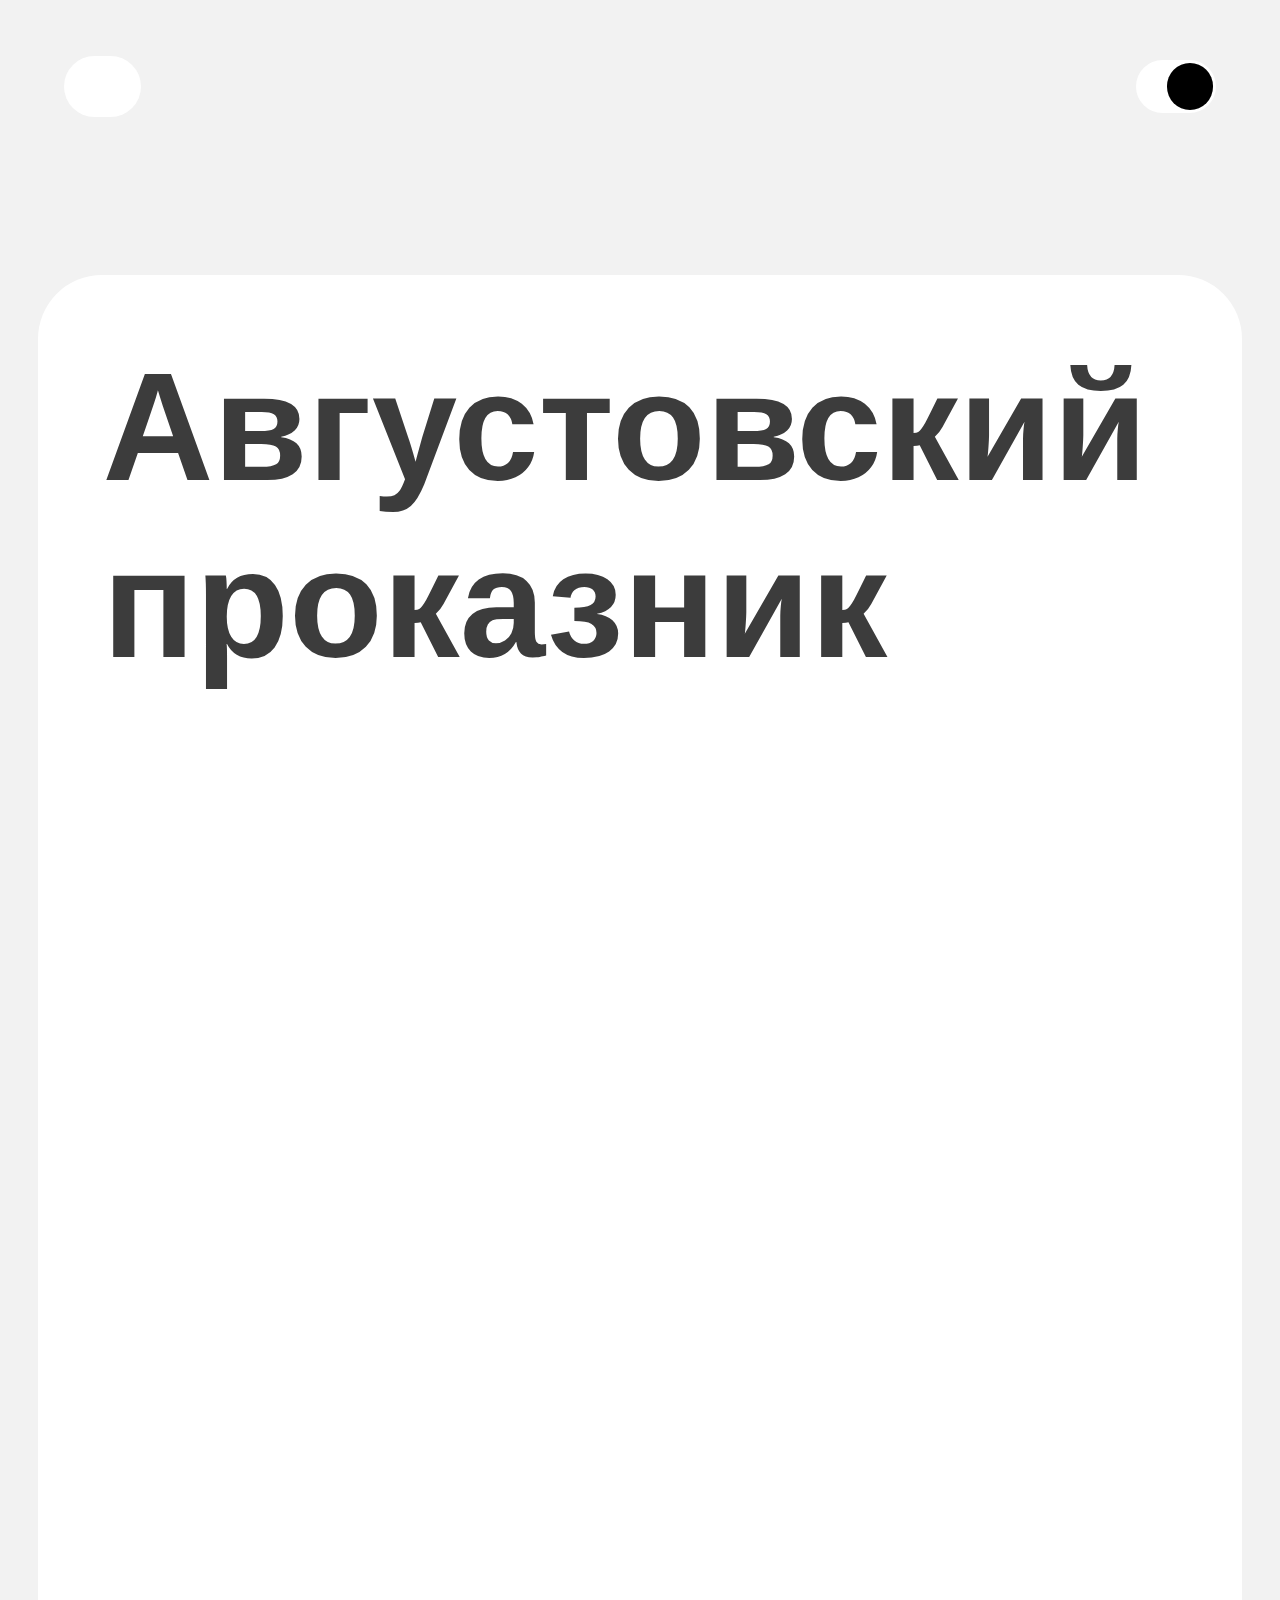
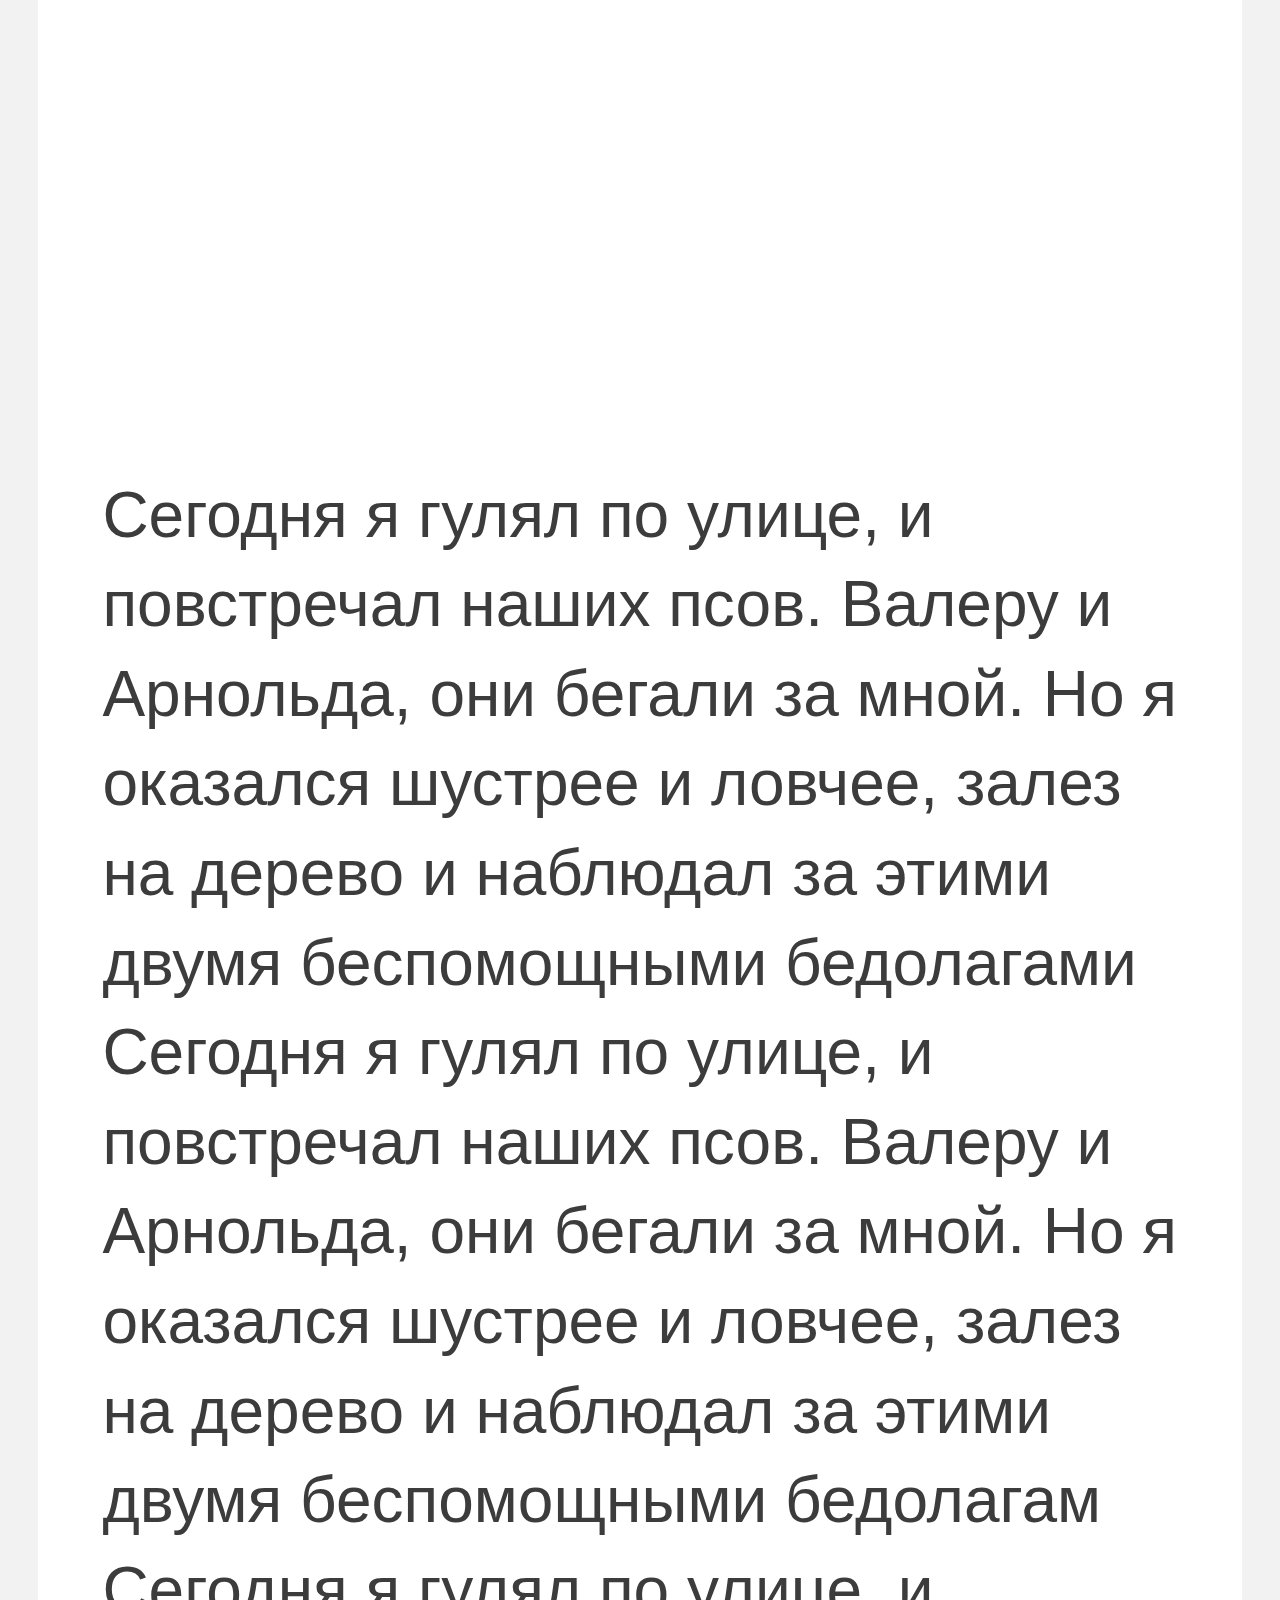
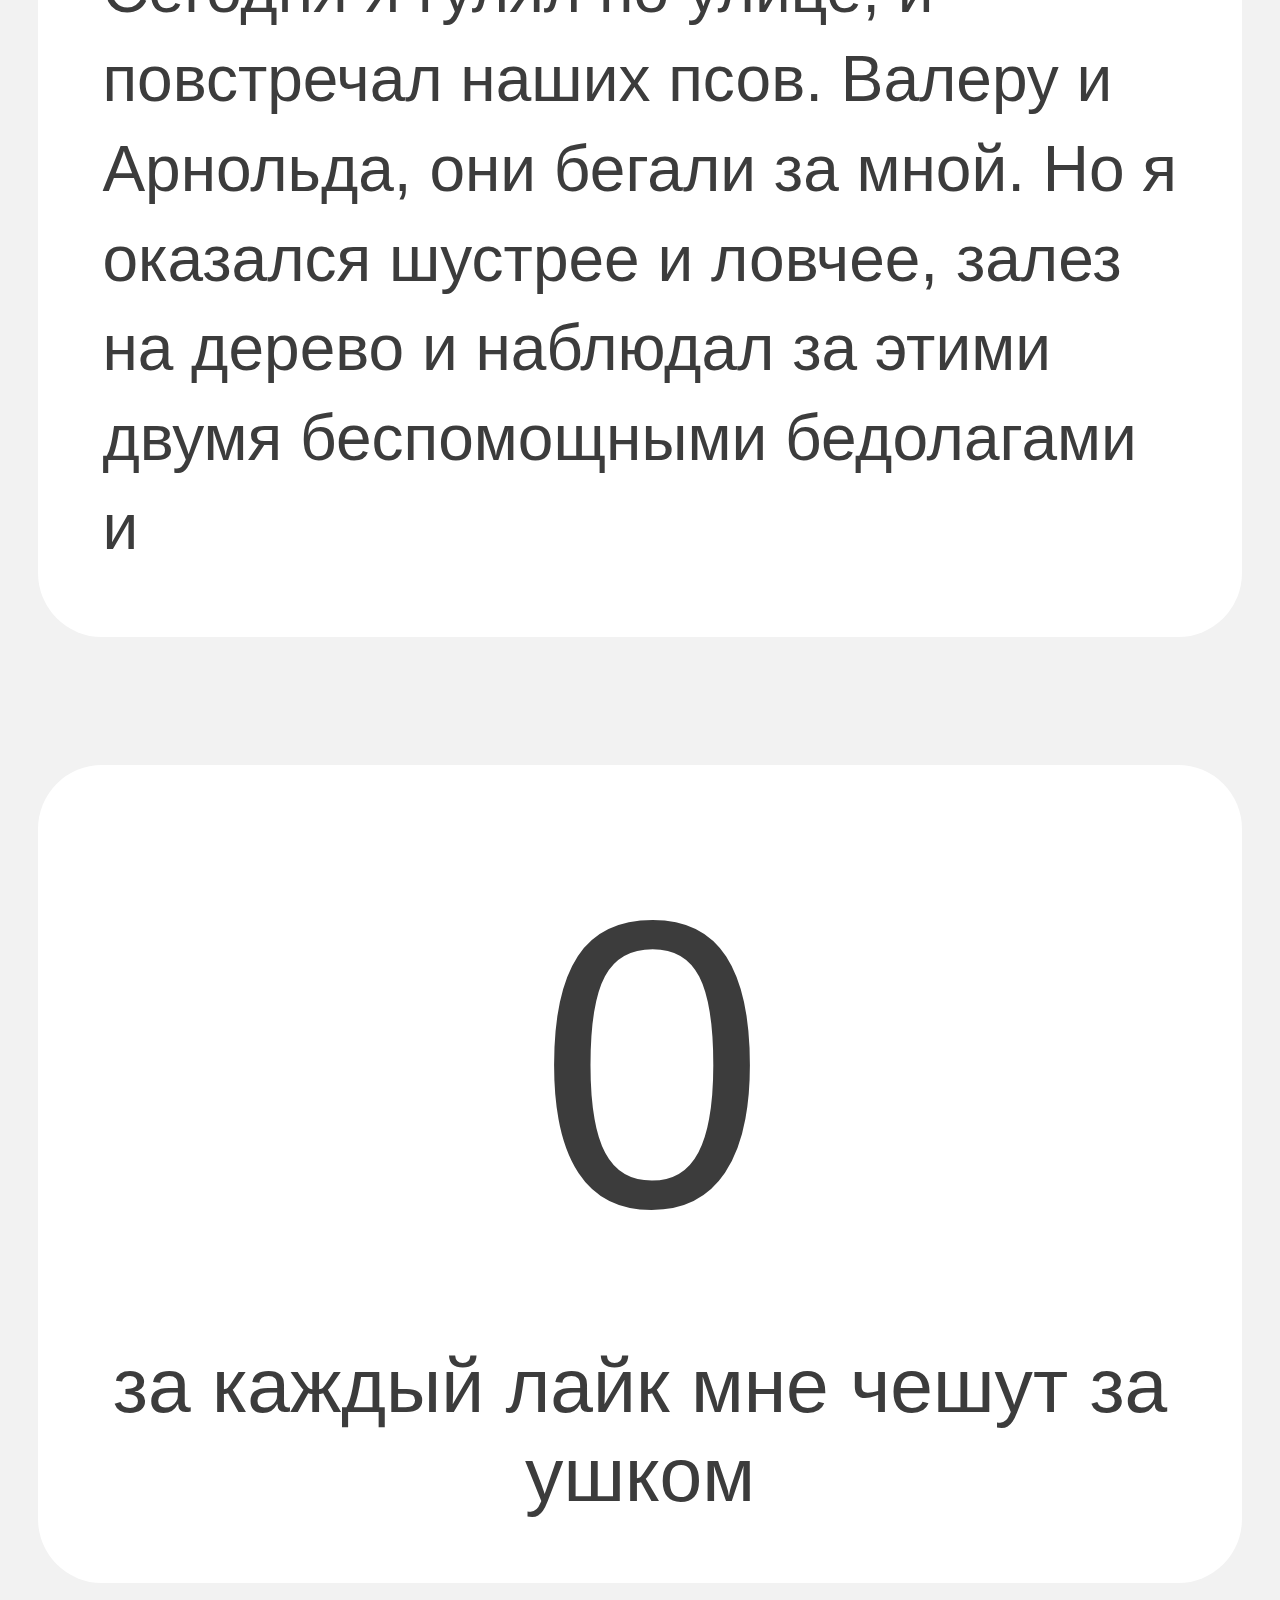
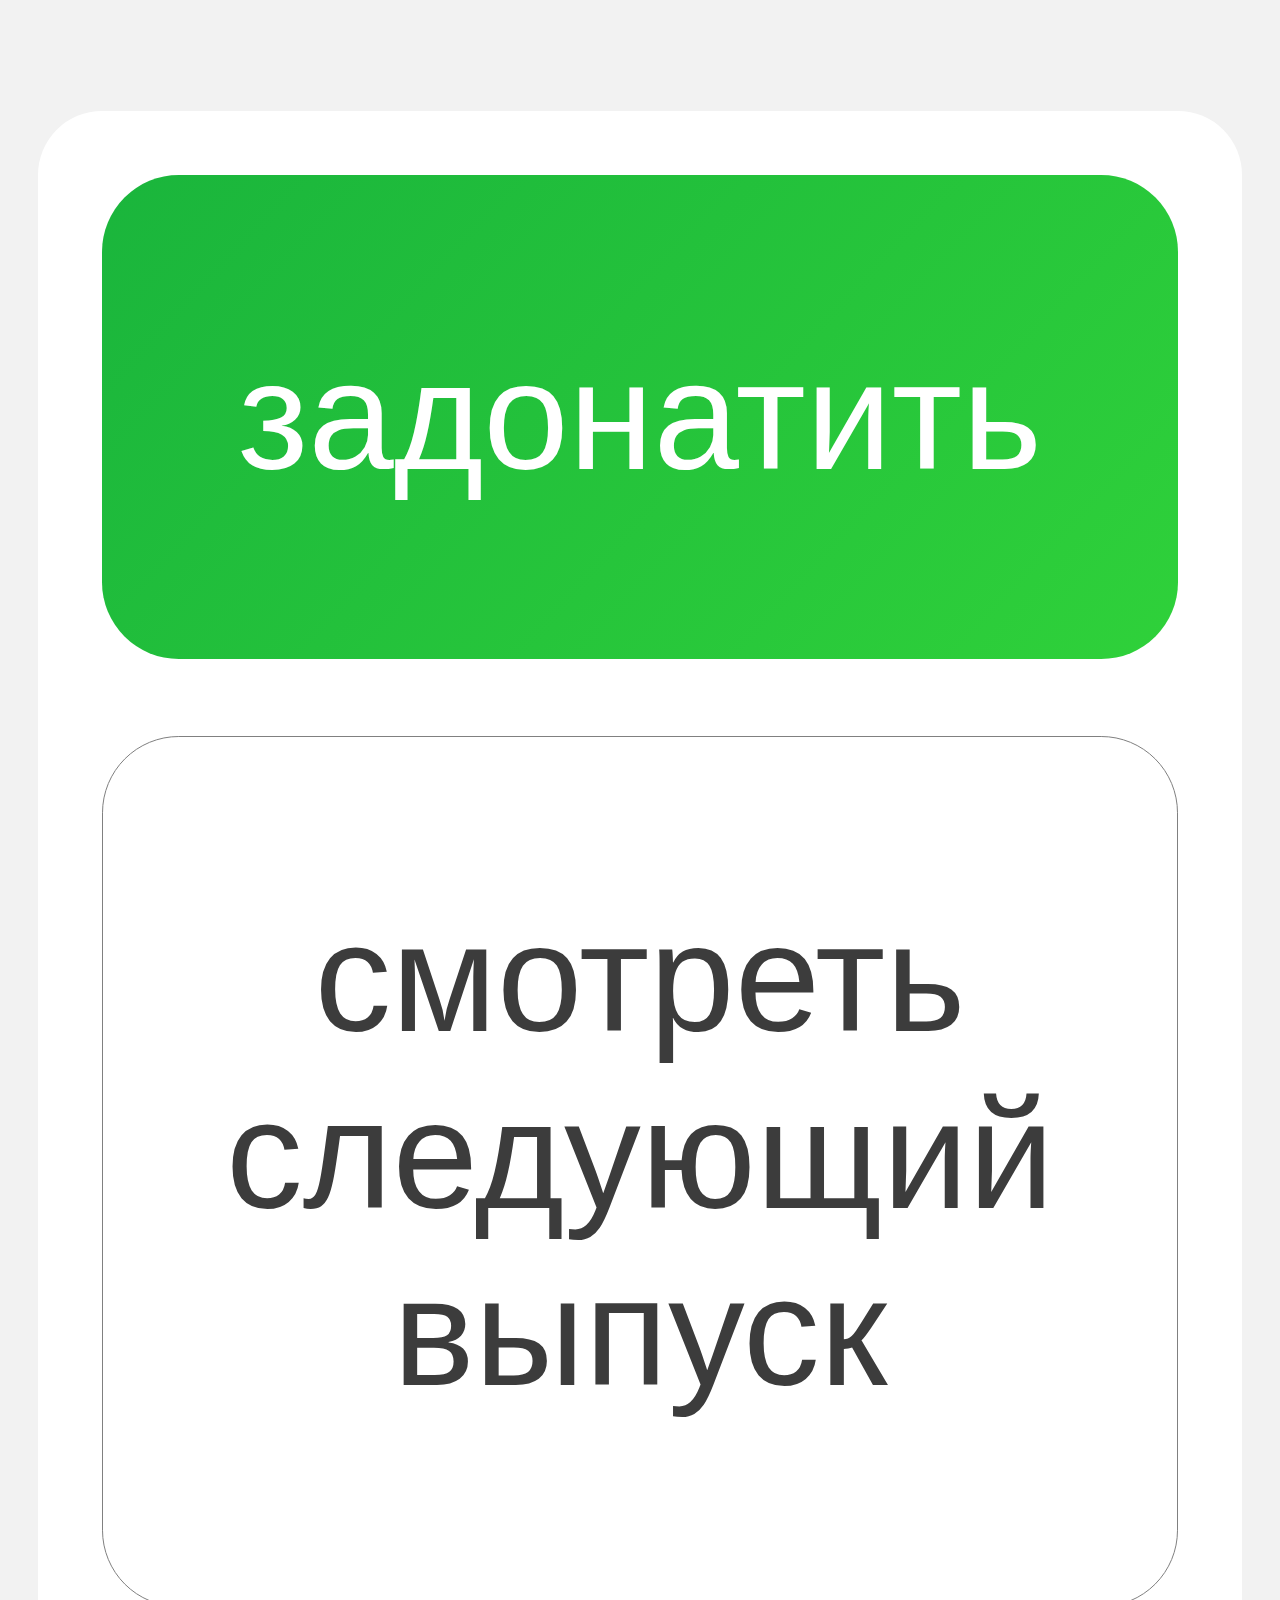
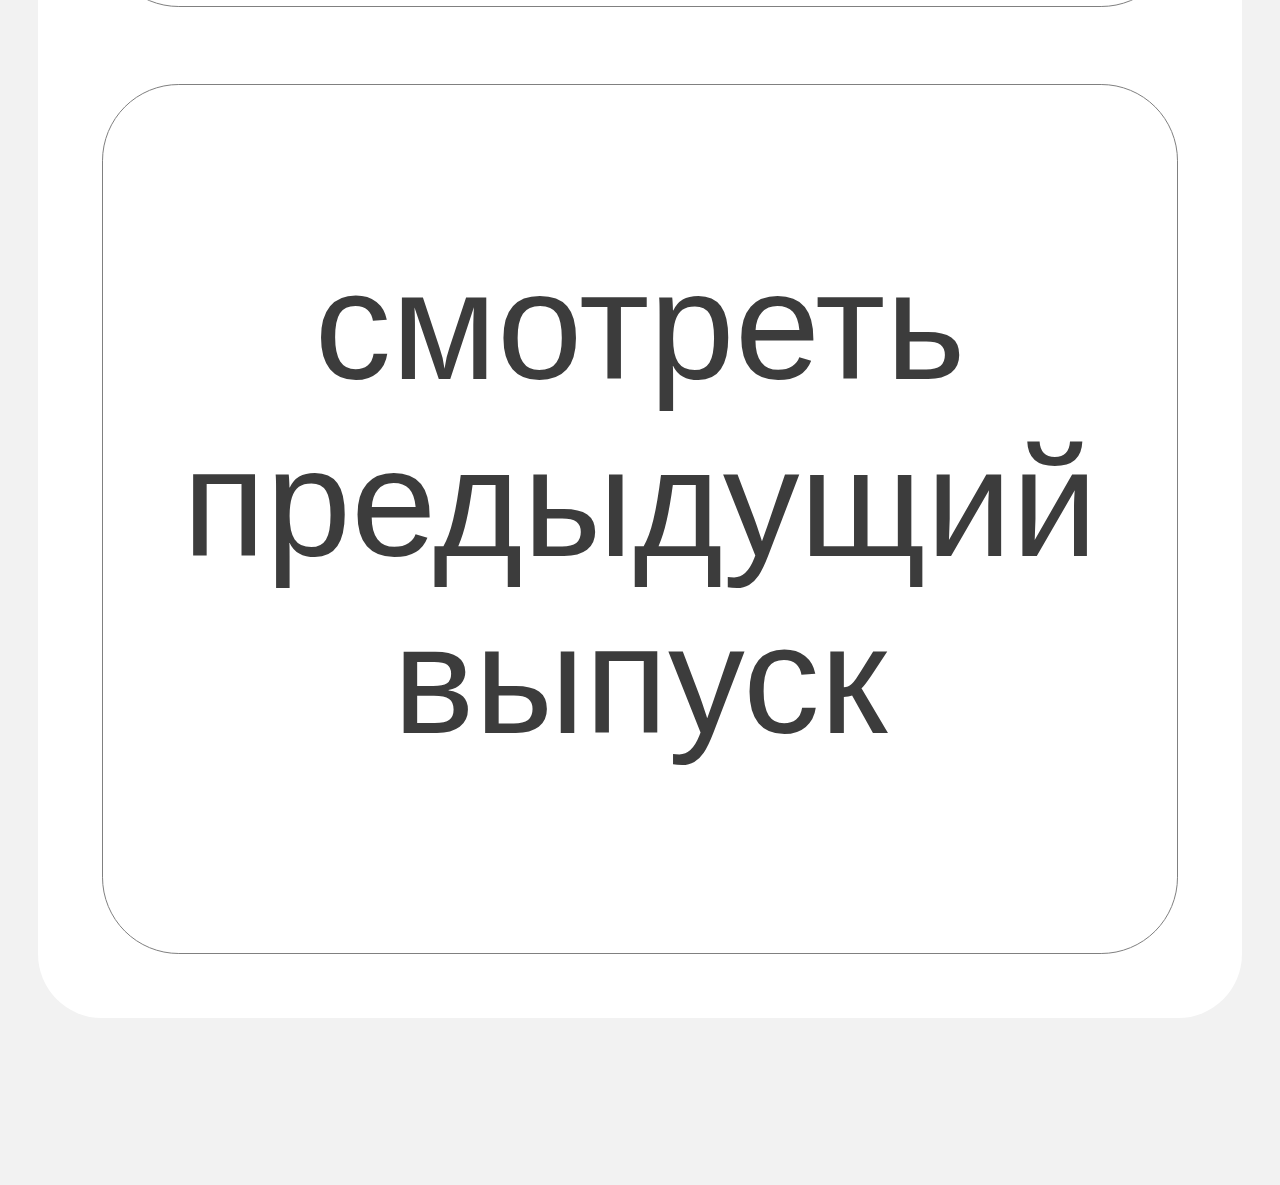
<file: blog_6.html>
<!DOCTYPE html>
<html lang="ru">
<head>
    <meta charset="UTF-8">
    <link rel="stylesheet" href="https://cdn.jsdelivr.net/npm/bootstrap-icons@1.10.2/font/bootstrap-icons.css" integrity="sha384-b6lVK+yci+bfDmaY1u0zE8YYJt0TZxLEAFyYSLHId4xoVvsrQu3INevFKo+Xir8e" crossorigin="anonymous">
    <link rel="stylesheet" href="main.css">
    <link rel="stylesheet" src="theme.js">

</head>
<body>
    <header class="nav">
            <a href="blog_main.html" class="back">
                <i class="bi bi-arrow-left" id="arrow"></i>
            </a>
            <button class="toggle-area">
                <span class="toggle-sun" id="toggle-id">
                    <i class="bi bi-moon" id="icon"></i>
                </span>
            </button>
        </header>
    <container class="body-wrap">
        <section class="blog-wrap content-wrap">
            <h1 class="name-blog">
                Августовский проказник
            </h1>
            <div class="img-blog six">
            </div>
            <div class="text-container">
                <p class="text-area">
                    Сегодня я гулял по улице, и повстречал наших псов. Валеру и Арнольда, они бегали за мной. Но я оказался шустрее и ловчее, залез на дерево и наблюдал за этими двумя беспомощными бедолагами
                    Сегодня я гулял по улице, и повстречал наших псов. Валеру и Арнольда, они бегали за мной. Но я оказался шустрее и ловчее, залез на дерево и наблюдал за этими двумя беспомощными бедолагам
                    Сегодня я гулял по улице, и повстречал наших псов. Валеру и Арнольда, они бегали за мной. Но я оказался шустрее и ловчее, залез на дерево и наблюдал за этими двумя беспомощными бедолагами
                    и
                </p>
            </div>
        </section>
        <section class="like-area content-wrap">
            <div class="wrap-like-big">
                <span class="like-big">
                    <i class="bi bi-heart-fill" id="heart-big"></i>
                </span>
                <span class="num-like-big">
                    0
                </span>
            </div>
            <p class="description-like">
                за каждый лайк мне чешут за ушком
            </p>
        </section>
        <section class="footer-blog content-wrap">
            <a href="blog_main.html" class="button btn">
                задонатить
            </a>
            <a href="blog_main.html" class="button next">
                смотреть следующий выпуск
            </a>
            <a href="blog_main.html" class="button next">
                смотреть предыдущий выпуск
            </a>
        </section>
    </container>
    <script src="theme.js">

    </script>
    <script>
        const buttons = document.querySelectorAll('.like-big'); // Ищем все кнопки на странице


        /// Функция, которую мы будем вызвать при клике. У нее есть параметр button. При вызове функцие мы перадаим кнопку
        const btnHandler = (button) => {
            const parentEl = button.closest('.wrap-like-big'); // ищет родителя с классом .button-wrapper
            const likeCounter = parentEl.querySelector('.num-like-big') // ищет счетчик внутри родителя .button-wrapper

            // Ниже или ставим лайк или убираем
            if (button.classList.contains('heart-big-like-click')) {
                likeCounter.textContent--
                button.classList.remove('heart-big-like-click') //
            } else {
                likeCounter.textContent++
                button.classList.add('heart-big-like-click') //
            }}

        buttons.forEach((button) => {
            // Прохдимся по всем кнопкам, что бы повесить событие клик. "buttons" - массив конопко, "button" - это один элемент массива.
            button.addEventListener('click', () => {
                // аналог onclick, который использовать предпочтительней
                btnHandler(button) // вызваем функцию, которую написали выше и передаем ей кнопку
            })})
    </script>
</body>
</html>
</file>
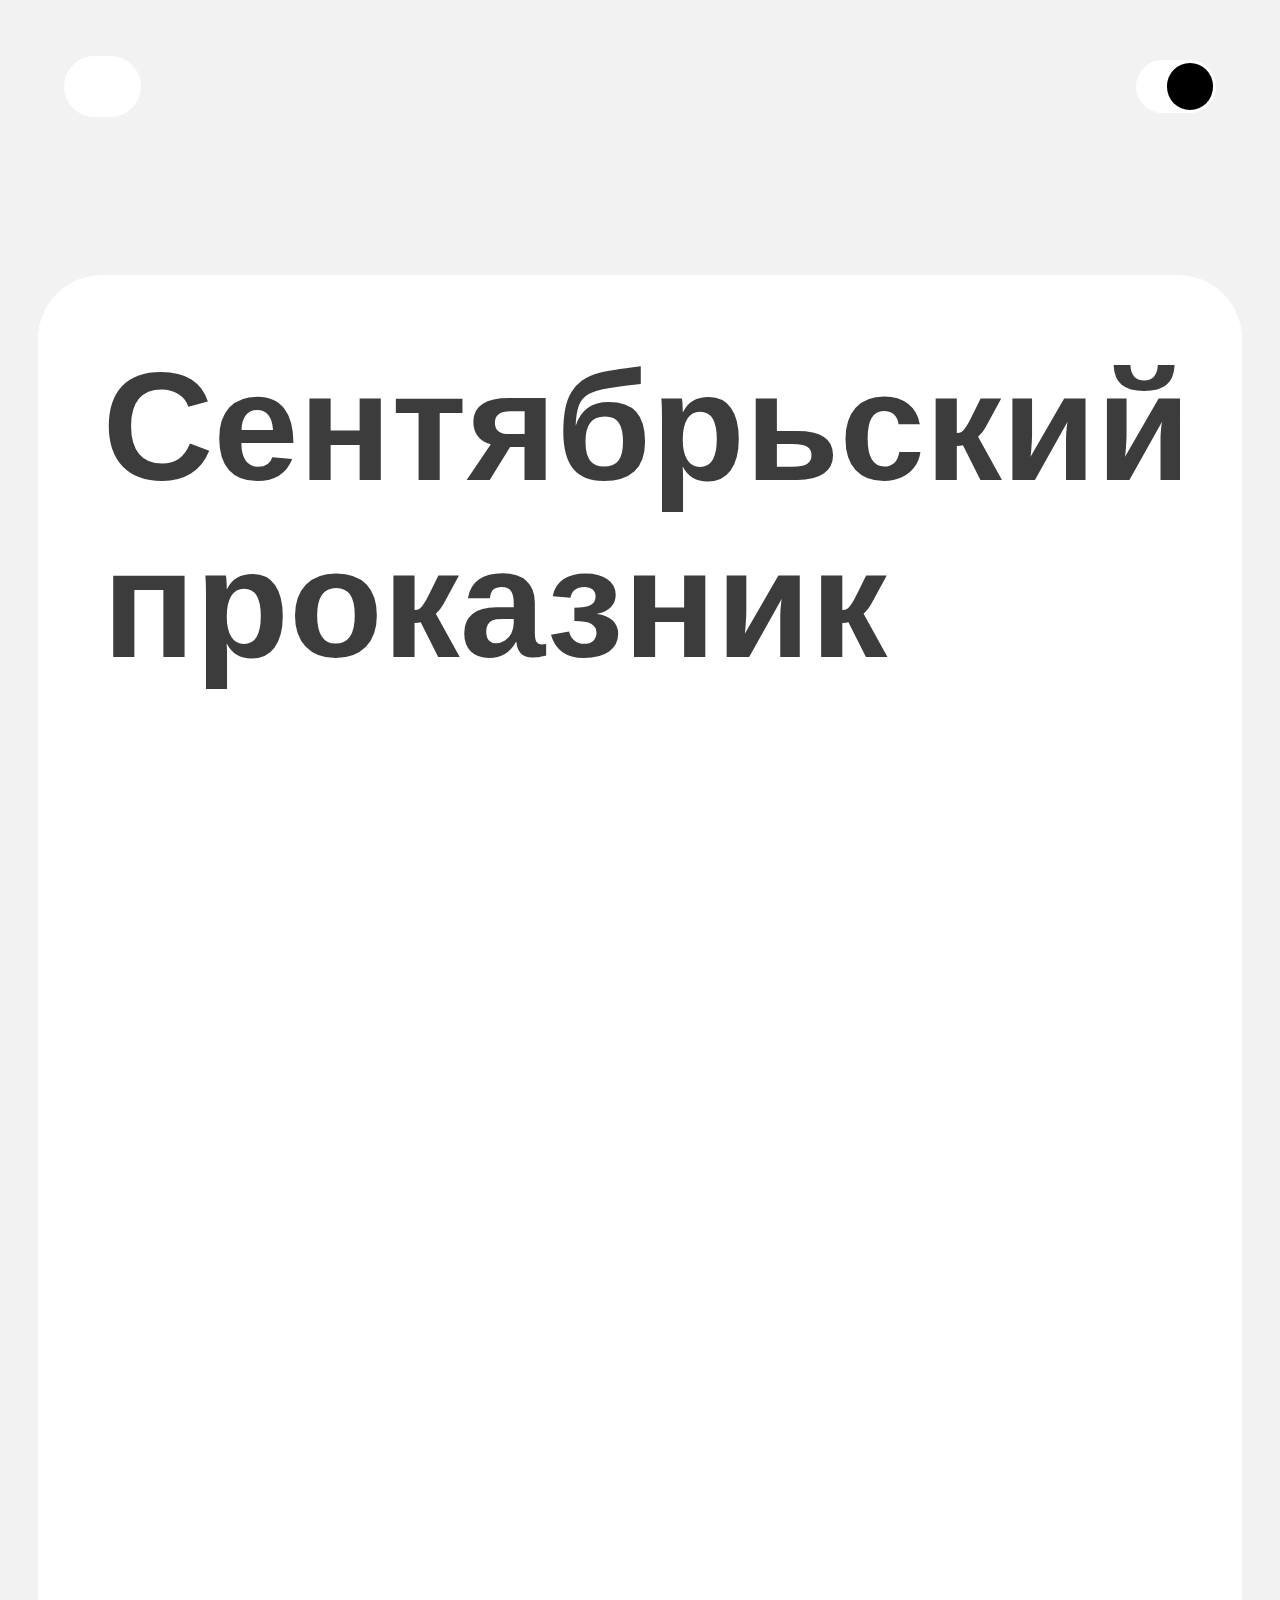
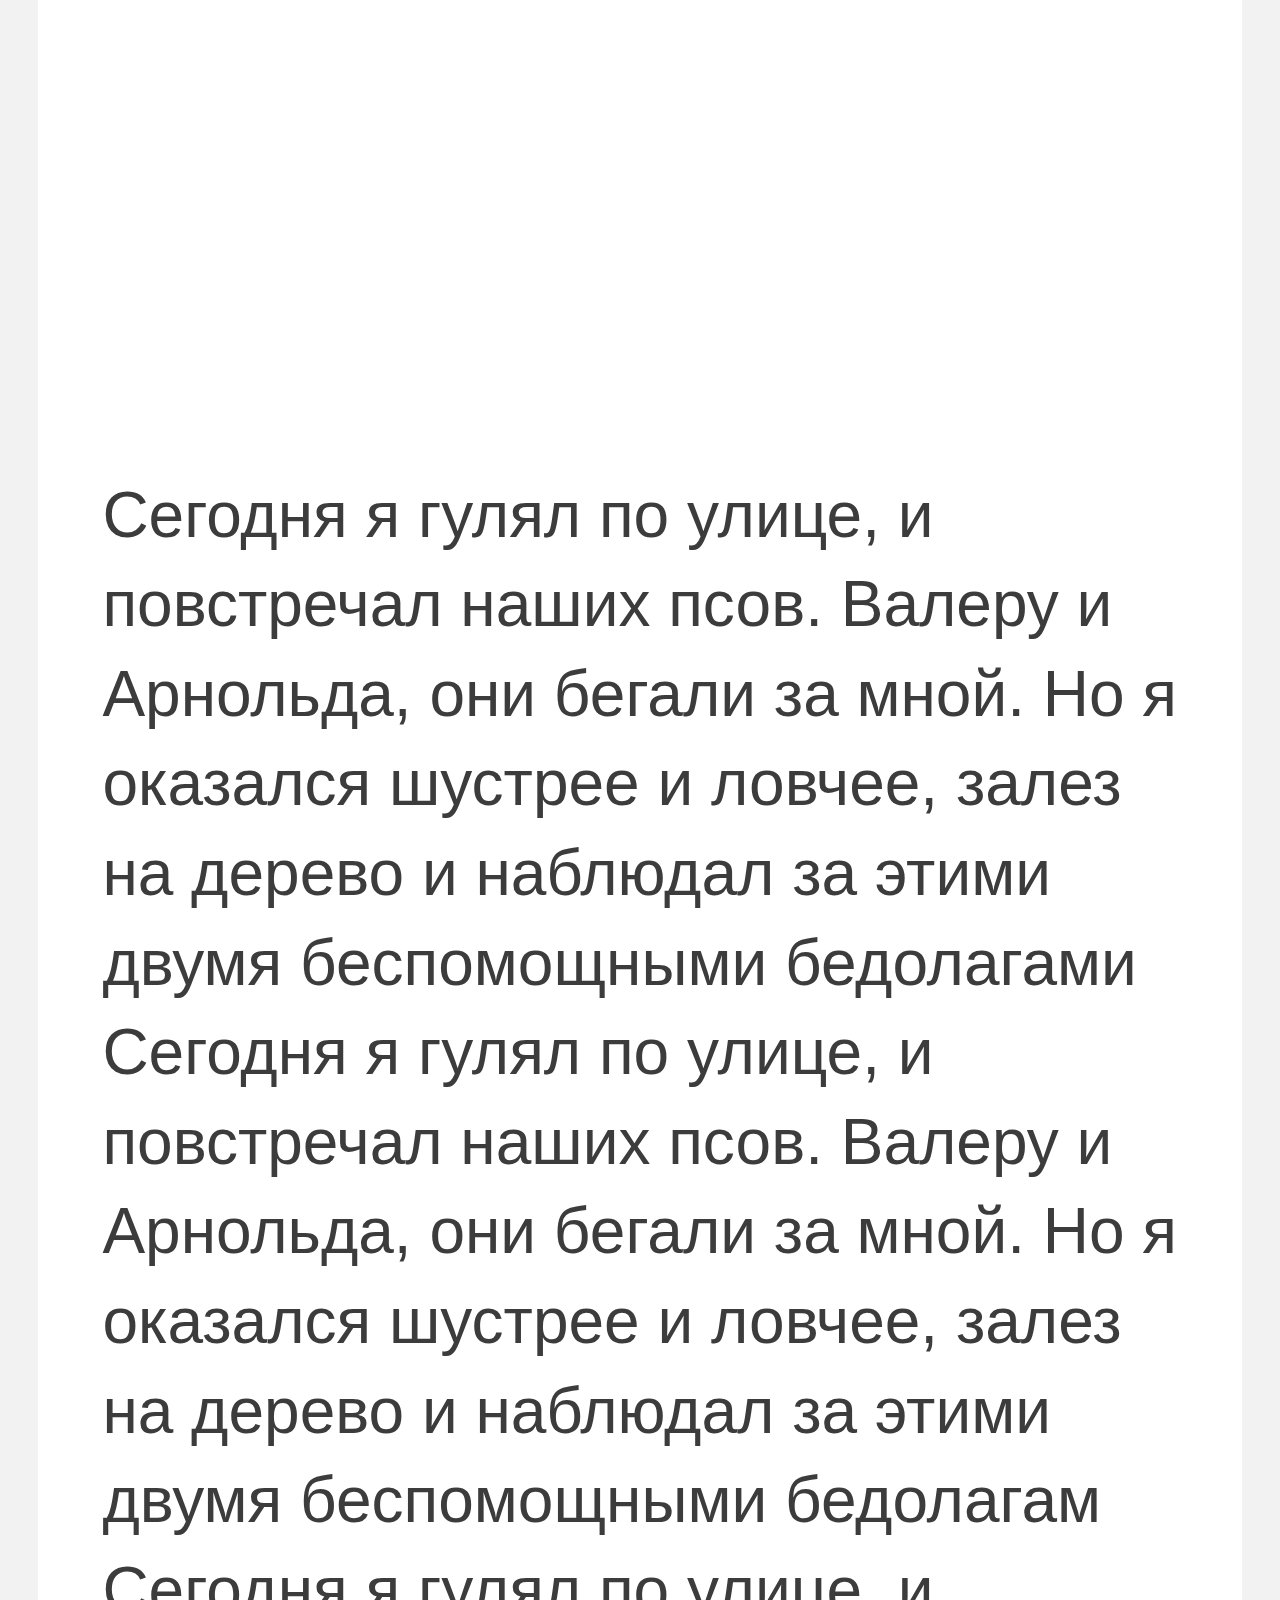
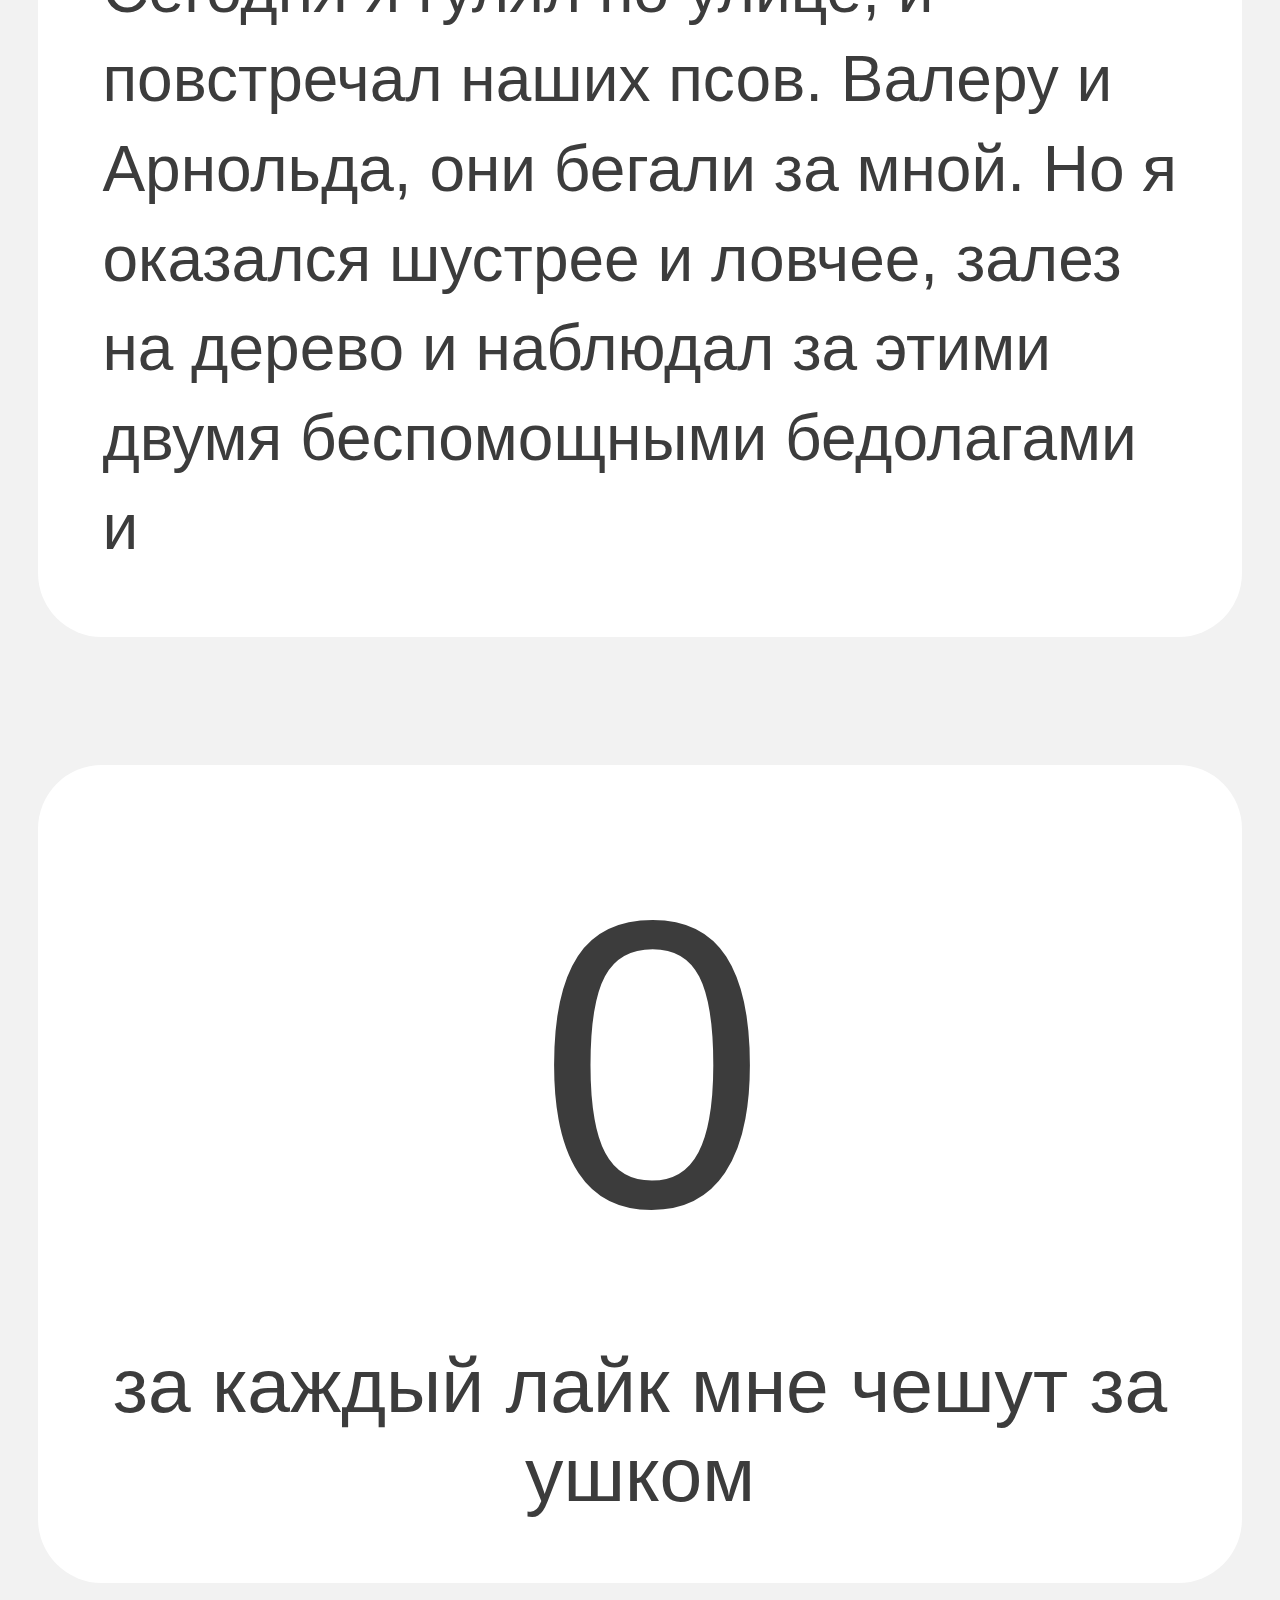
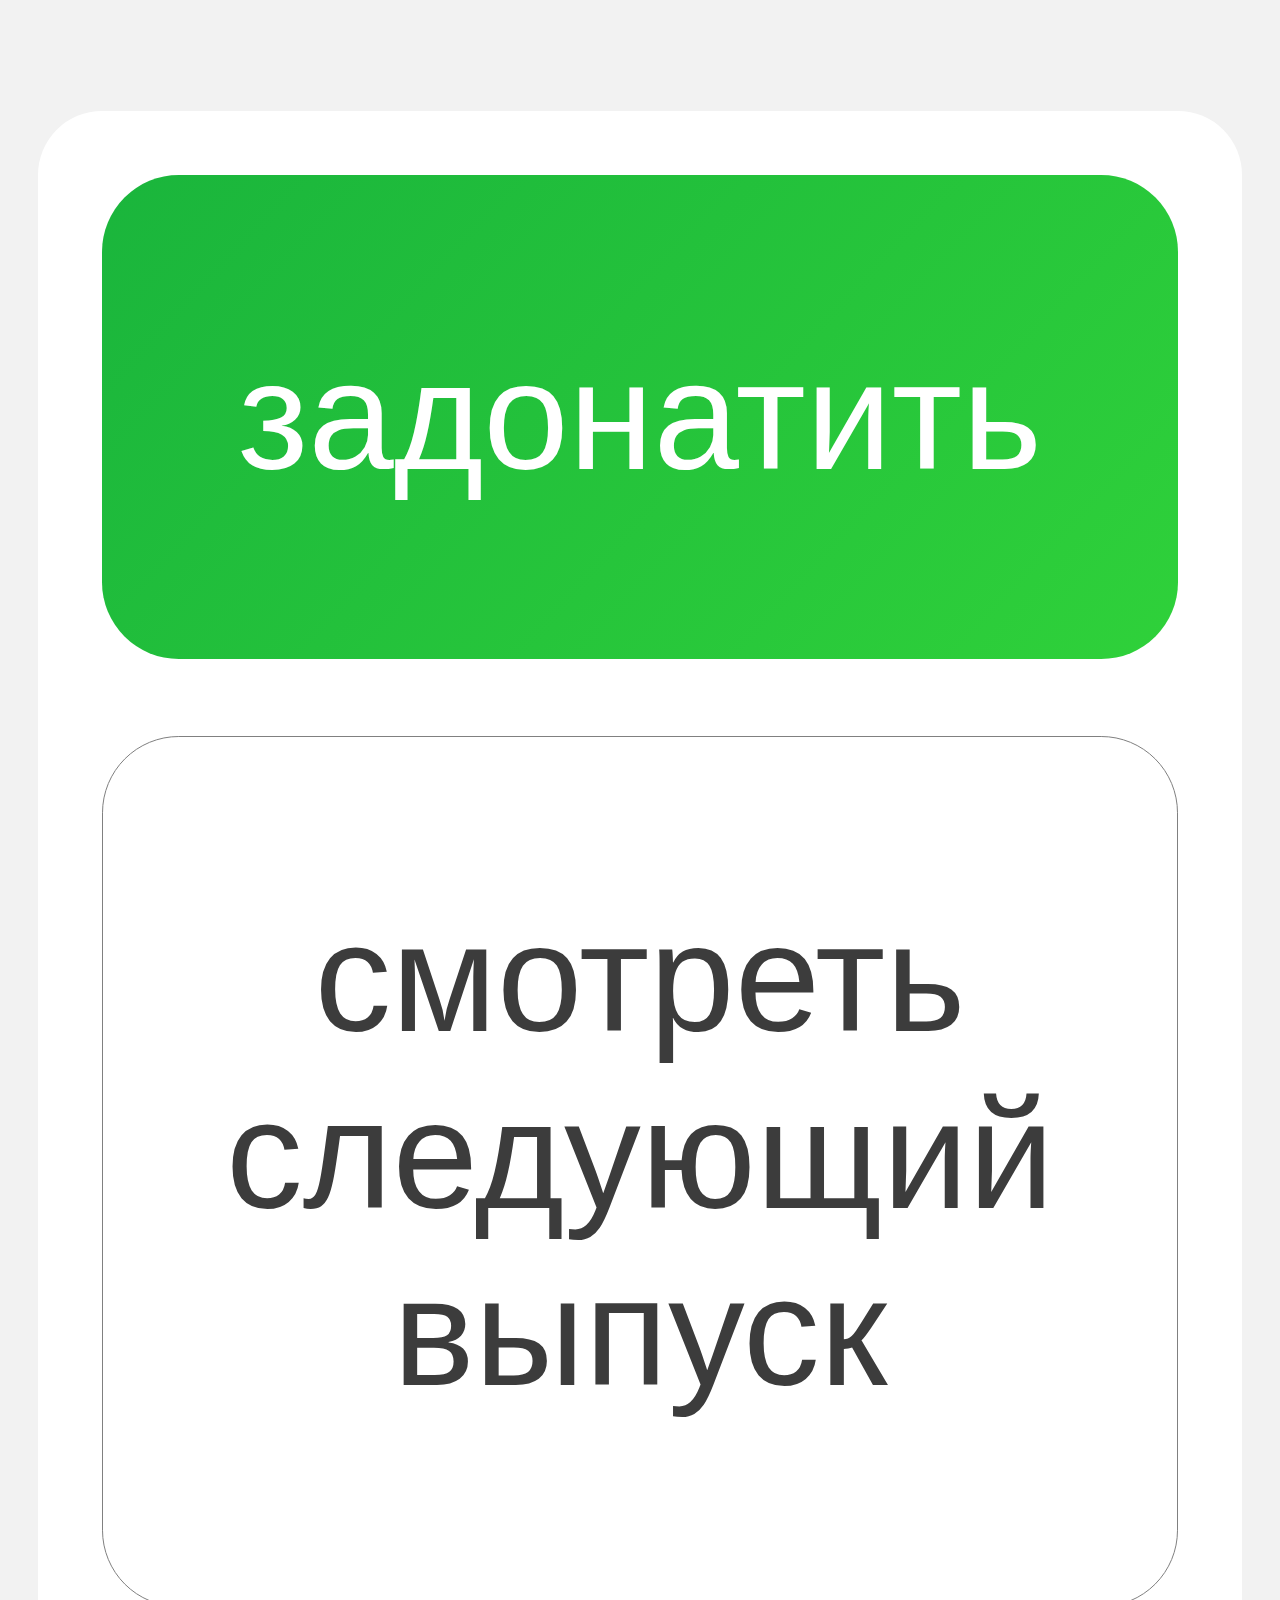
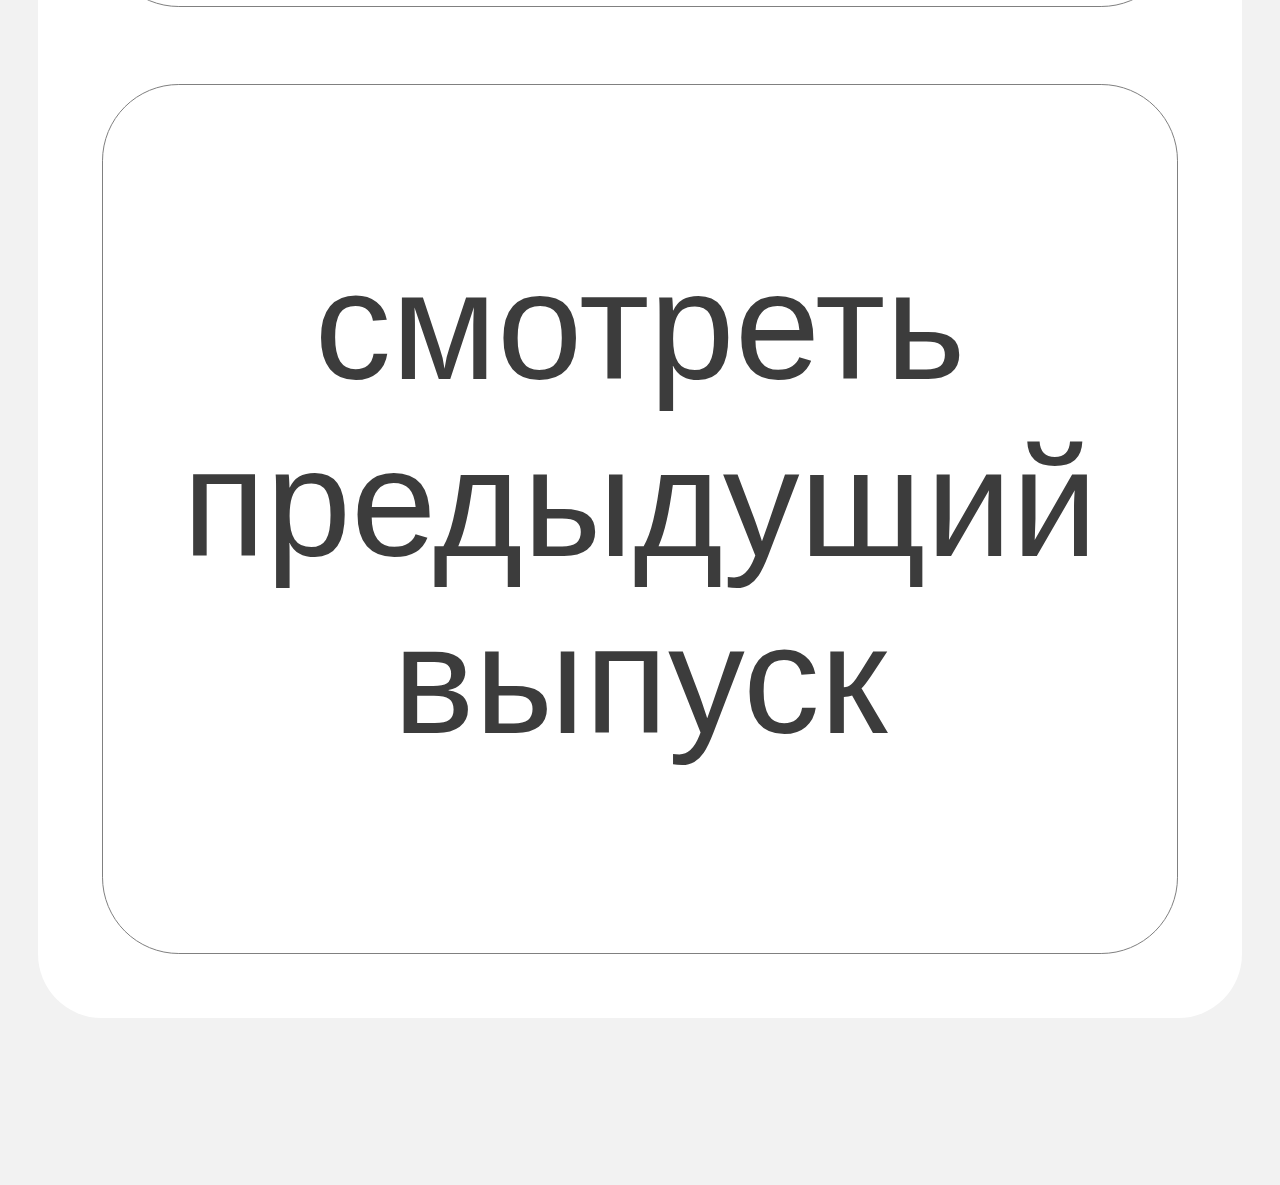
<file: blog_7.html>
<!DOCTYPE html>
<html lang="ru">
<head>
    <meta charset="UTF-8">
    <link rel="stylesheet" href="https://cdn.jsdelivr.net/npm/bootstrap-icons@1.10.2/font/bootstrap-icons.css" integrity="sha384-b6lVK+yci+bfDmaY1u0zE8YYJt0TZxLEAFyYSLHId4xoVvsrQu3INevFKo+Xir8e" crossorigin="anonymous">
    <link rel="stylesheet" href="main.css">
    <link rel="stylesheet" src="theme.js">

</head>
<body>
    <header class="nav">
            <a href="blog_main.html" class="back">
                <i class="bi bi-arrow-left" id="arrow"></i>
            </a>
            <button class="toggle-area">
                <span class="toggle-sun" id="toggle-id">
                    <i class="bi bi-moon" id="icon"></i>
                </span>
            </button>
        </header>
    <container class="body-wrap">
        <section class="blog-wrap content-wrap">
            <h1 class="name-blog">
                Сентябрьский проказник
            </h1>
            <div class="img-blog seven">
            </div>
            <div class="text-container">
                <p class="text-area">
                    Сегодня я гулял по улице, и повстречал наших псов. Валеру и Арнольда, они бегали за мной. Но я оказался шустрее и ловчее, залез на дерево и наблюдал за этими двумя беспомощными бедолагами
                    Сегодня я гулял по улице, и повстречал наших псов. Валеру и Арнольда, они бегали за мной. Но я оказался шустрее и ловчее, залез на дерево и наблюдал за этими двумя беспомощными бедолагам
                    Сегодня я гулял по улице, и повстречал наших псов. Валеру и Арнольда, они бегали за мной. Но я оказался шустрее и ловчее, залез на дерево и наблюдал за этими двумя беспомощными бедолагами
                    и
                </p>
            </div>
        </section>
        <section class="like-area content-wrap">
            <div class="wrap-like-big">
                <span class="like-big">
                    <i class="bi bi-heart-fill" id="heart-big"></i>
                </span>
                <span class="num-like-big">
                    0
                </span>
            </div>
            <p class="description-like">
                за каждый лайк мне чешут за ушком
            </p>
        </section>
        <section class="footer-blog content-wrap">
            <a href="blog_main.html" class="button btn">
                задонатить
            </a>
            <a href="blog_main.html" class="button next">
                смотреть следующий выпуск
            </a>
            <a href="blog_main.html" class="button next">
                смотреть предыдущий выпуск
            </a>
        </section>
    </container>
    <script src="theme.js">

    </script>
    <script>
        const buttons = document.querySelectorAll('.like-big'); // Ищем все кнопки на странице


        /// Функция, которую мы будем вызвать при клике. У нее есть параметр button. При вызове функцие мы перадаим кнопку
        const btnHandler = (button) => {
            const parentEl = button.closest('.wrap-like-big'); // ищет родителя с классом .button-wrapper
            const likeCounter = parentEl.querySelector('.num-like-big') // ищет счетчик внутри родителя .button-wrapper

            // Ниже или ставим лайк или убираем
            if (button.classList.contains('heart-big-like-click')) {
                likeCounter.textContent--
                button.classList.remove('heart-big-like-click') //
            } else {
                likeCounter.textContent++
                button.classList.add('heart-big-like-click') //
            }}

        buttons.forEach((button) => {
            // Прохдимся по всем кнопкам, что бы повесить событие клик. "buttons" - массив конопко, "button" - это один элемент массива.
            button.addEventListener('click', () => {
                // аналог onclick, который использовать предпочтительней
                btnHandler(button) // вызваем функцию, которую написали выше и передаем ей кнопку
            })})
    </script>
</body>
</html>
</file>
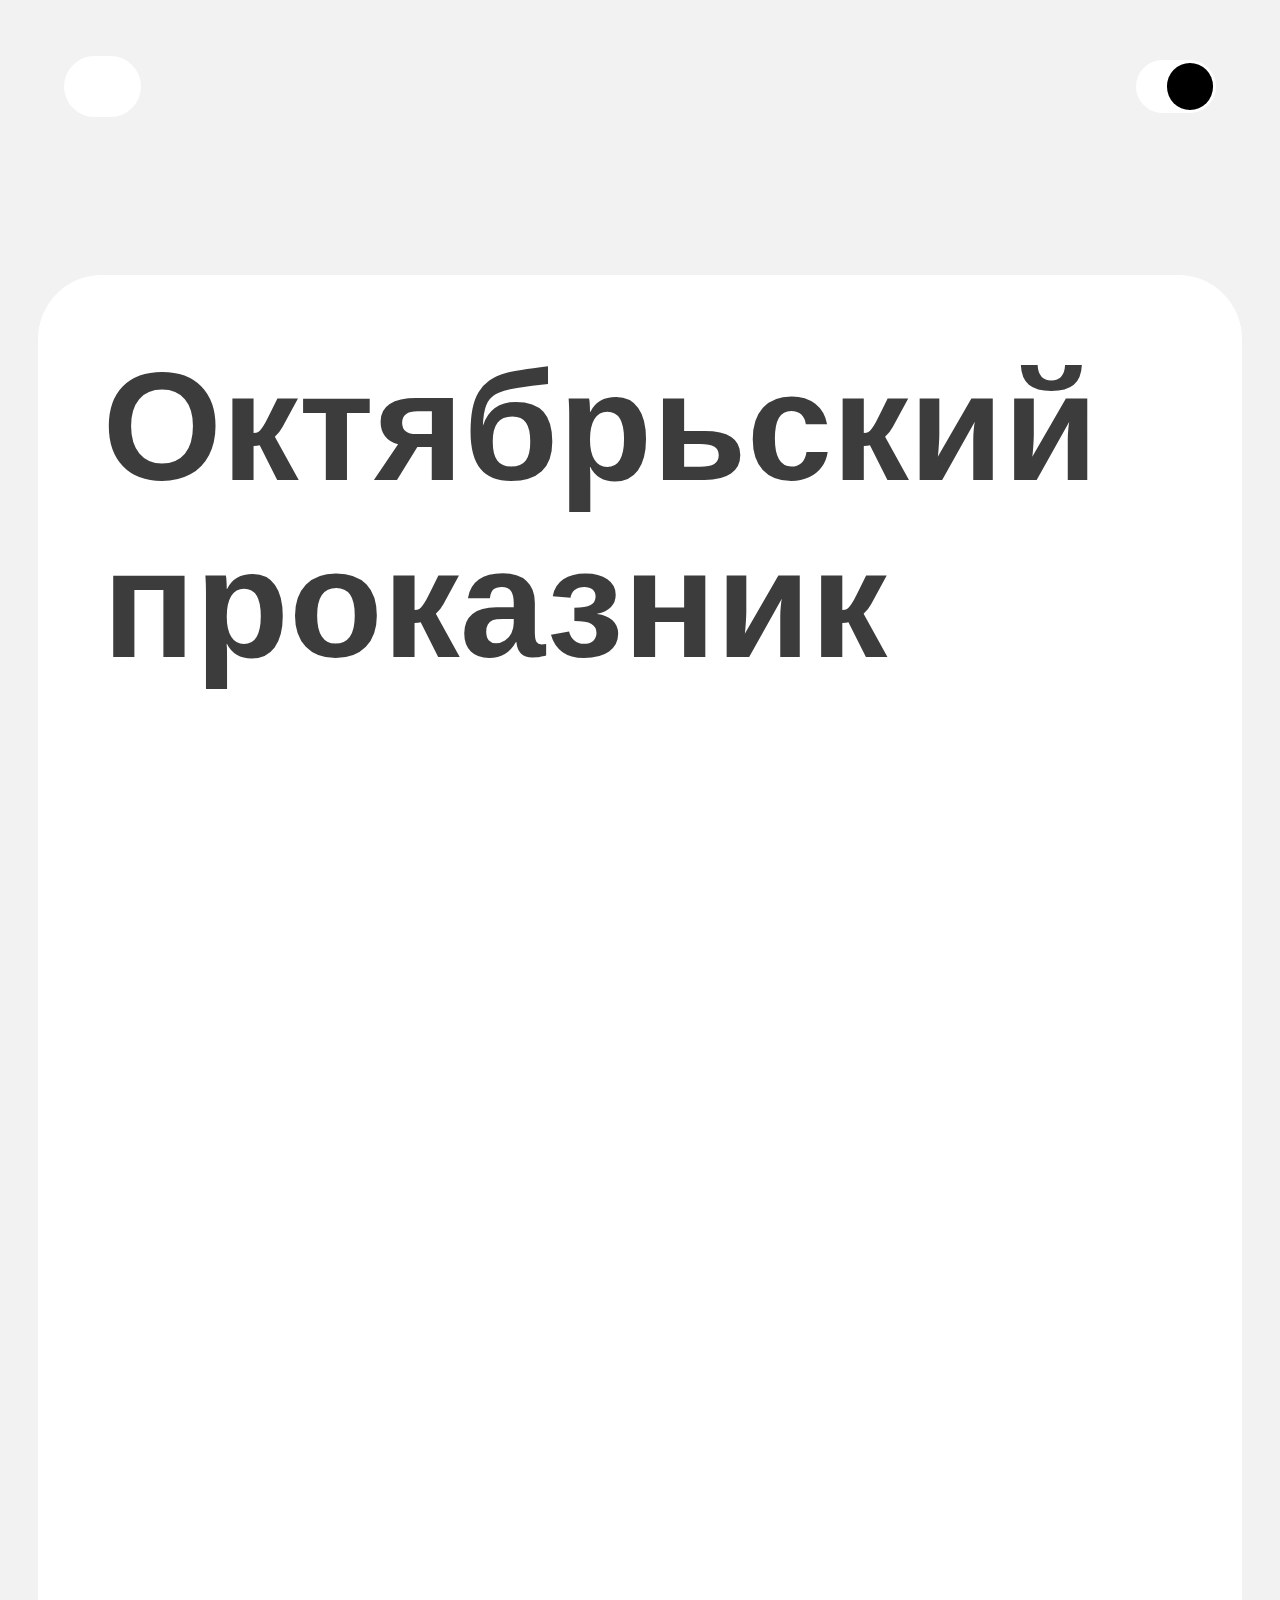
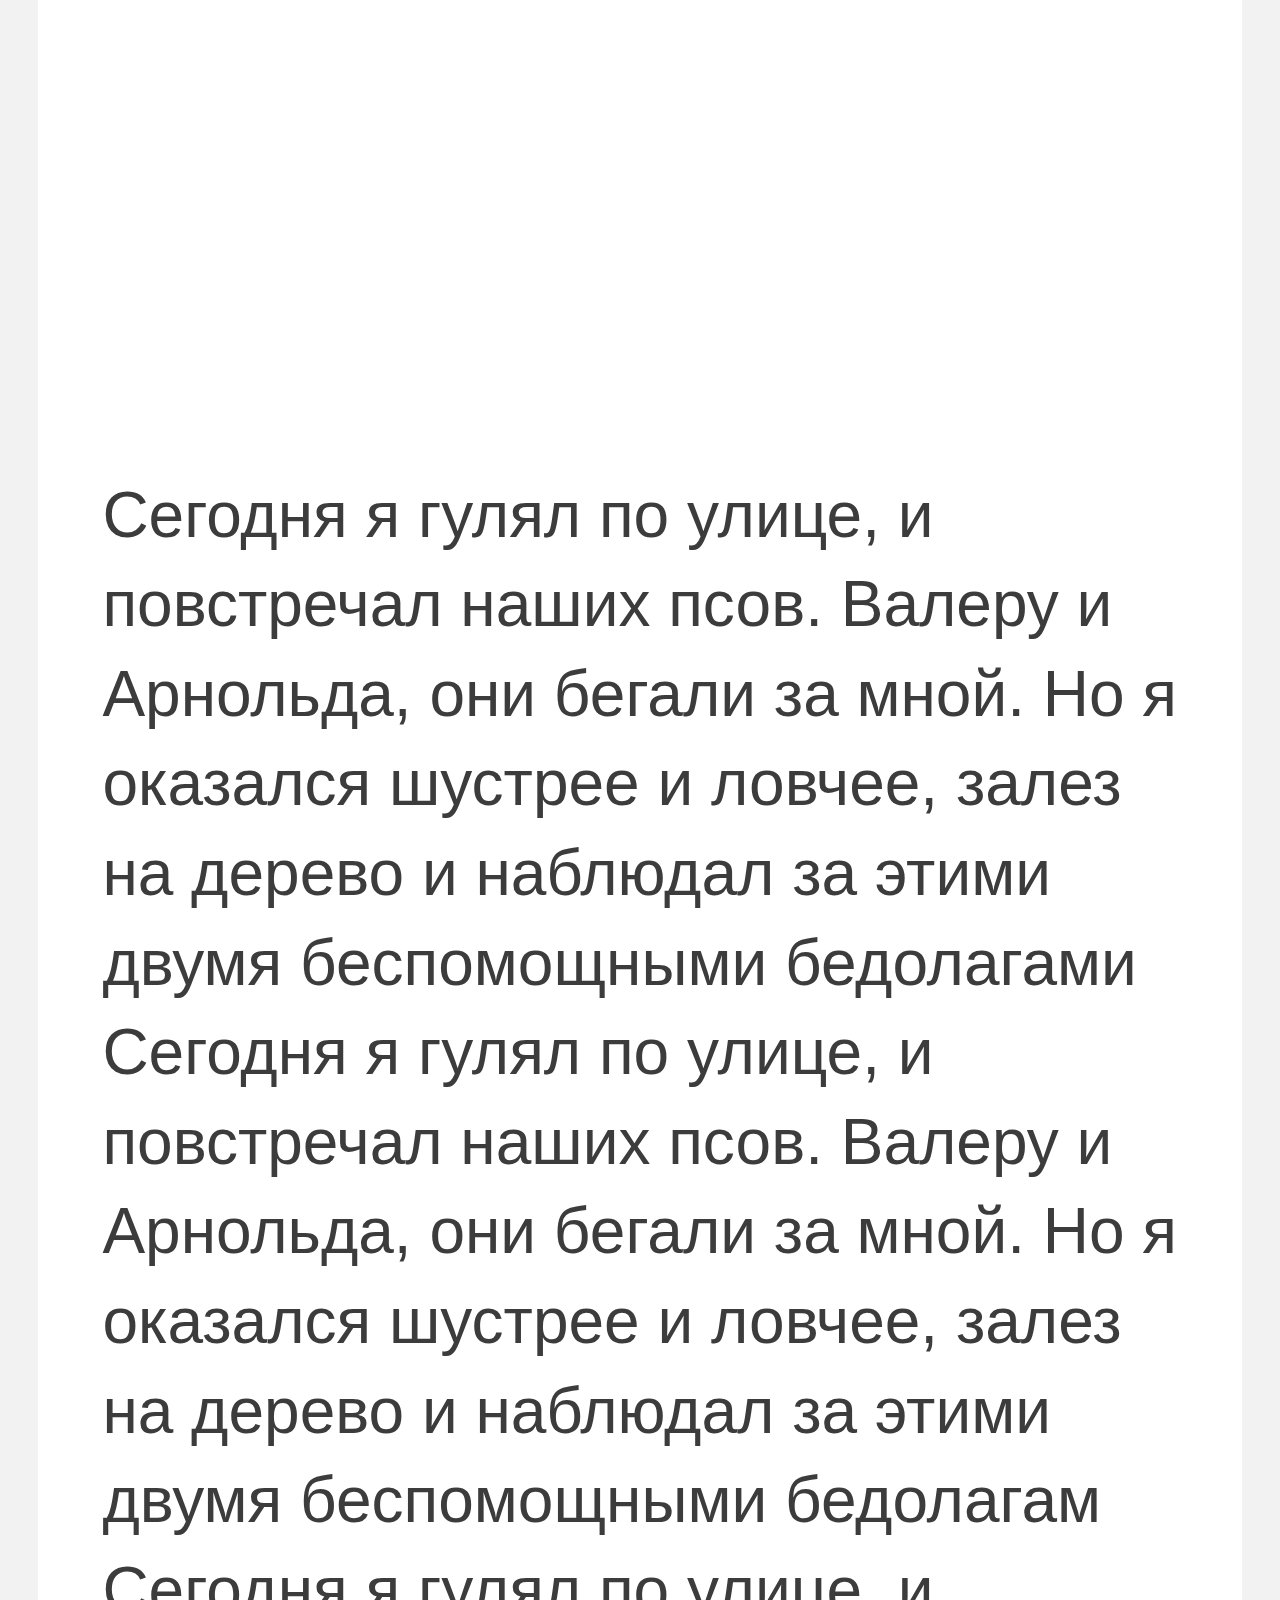
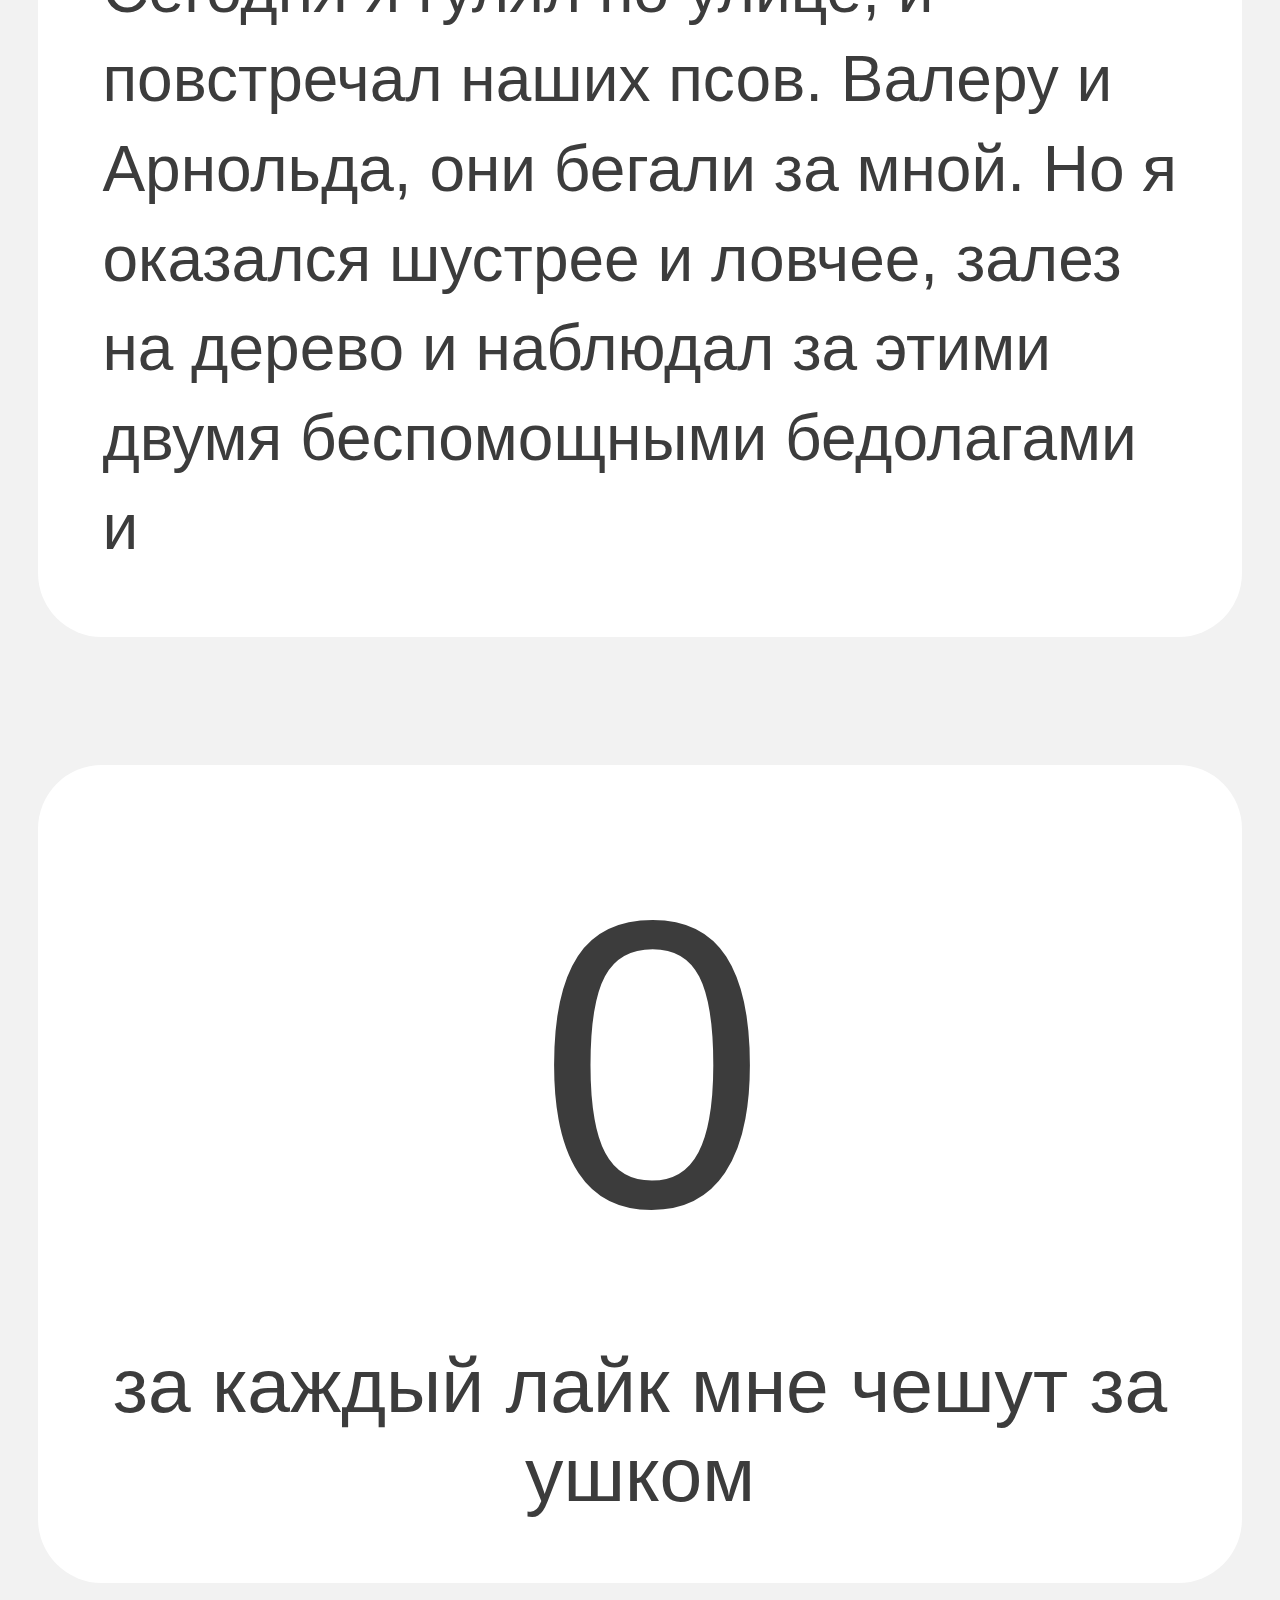
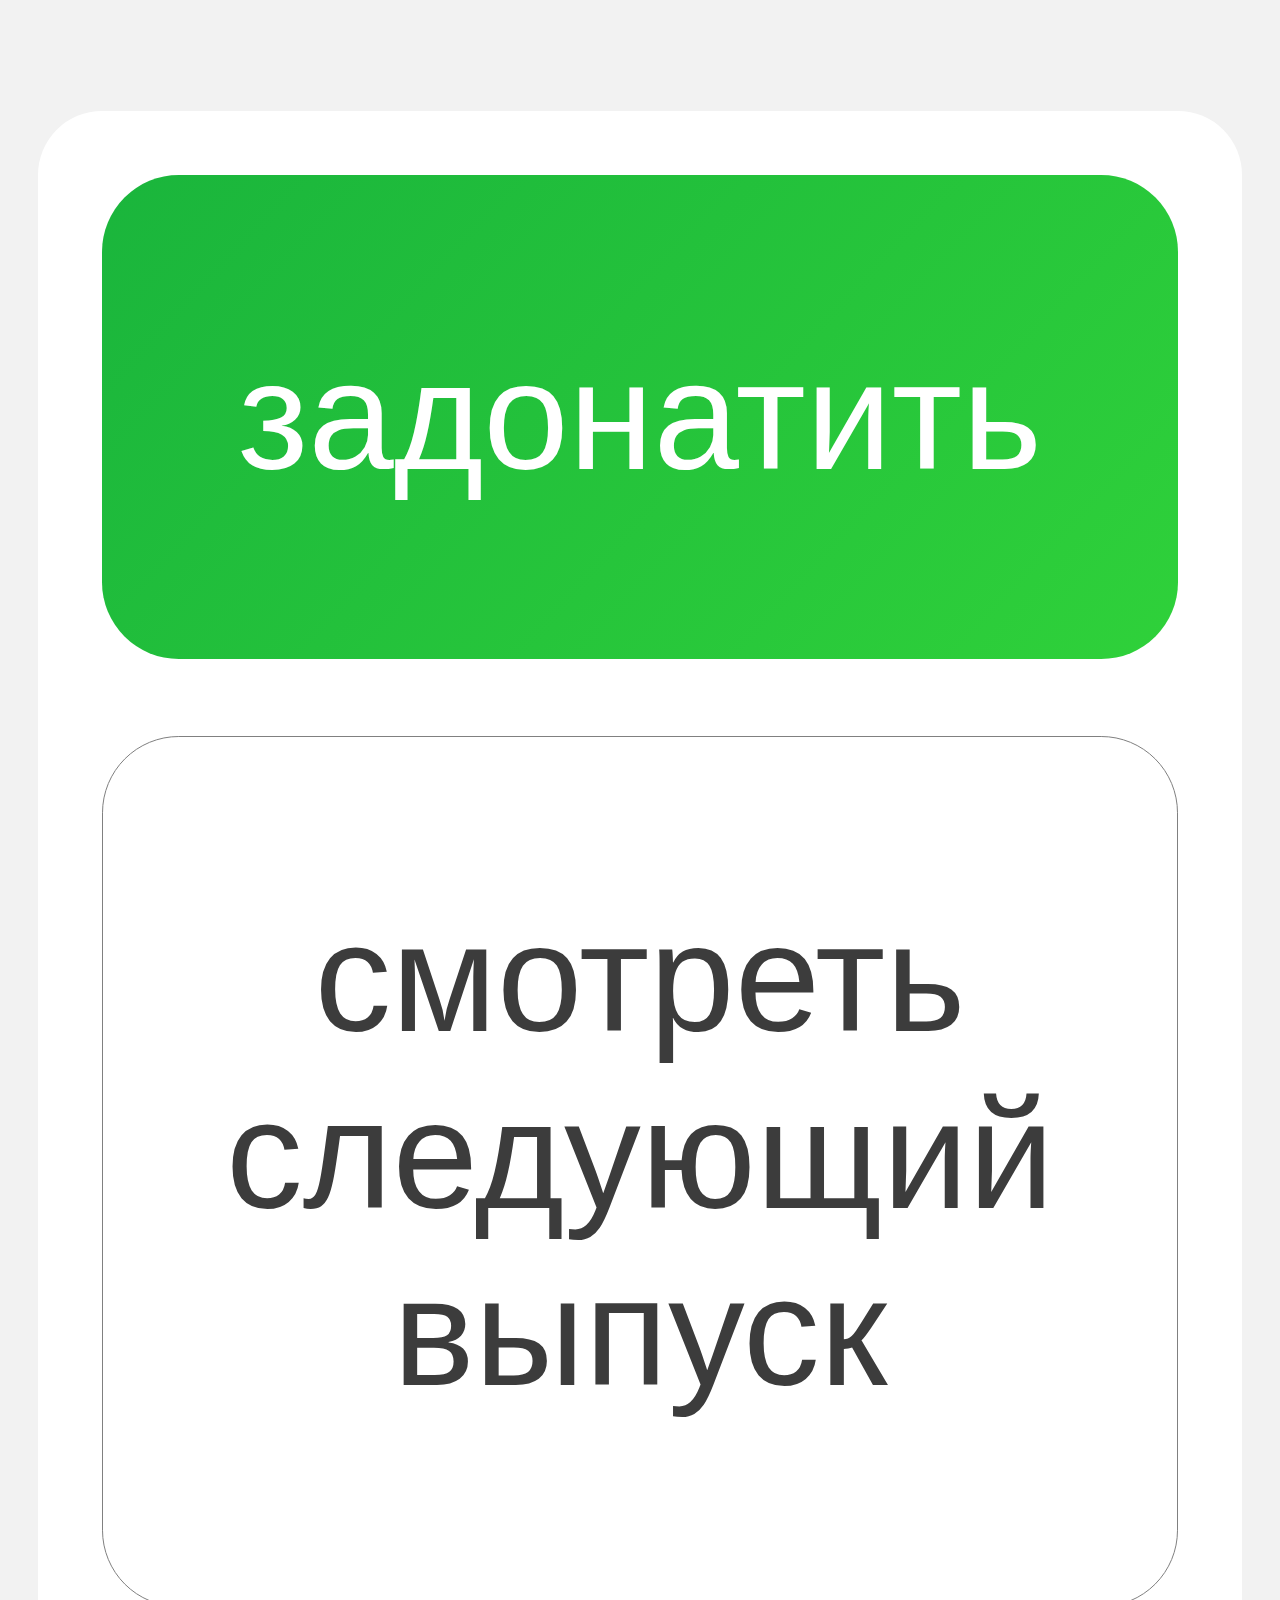
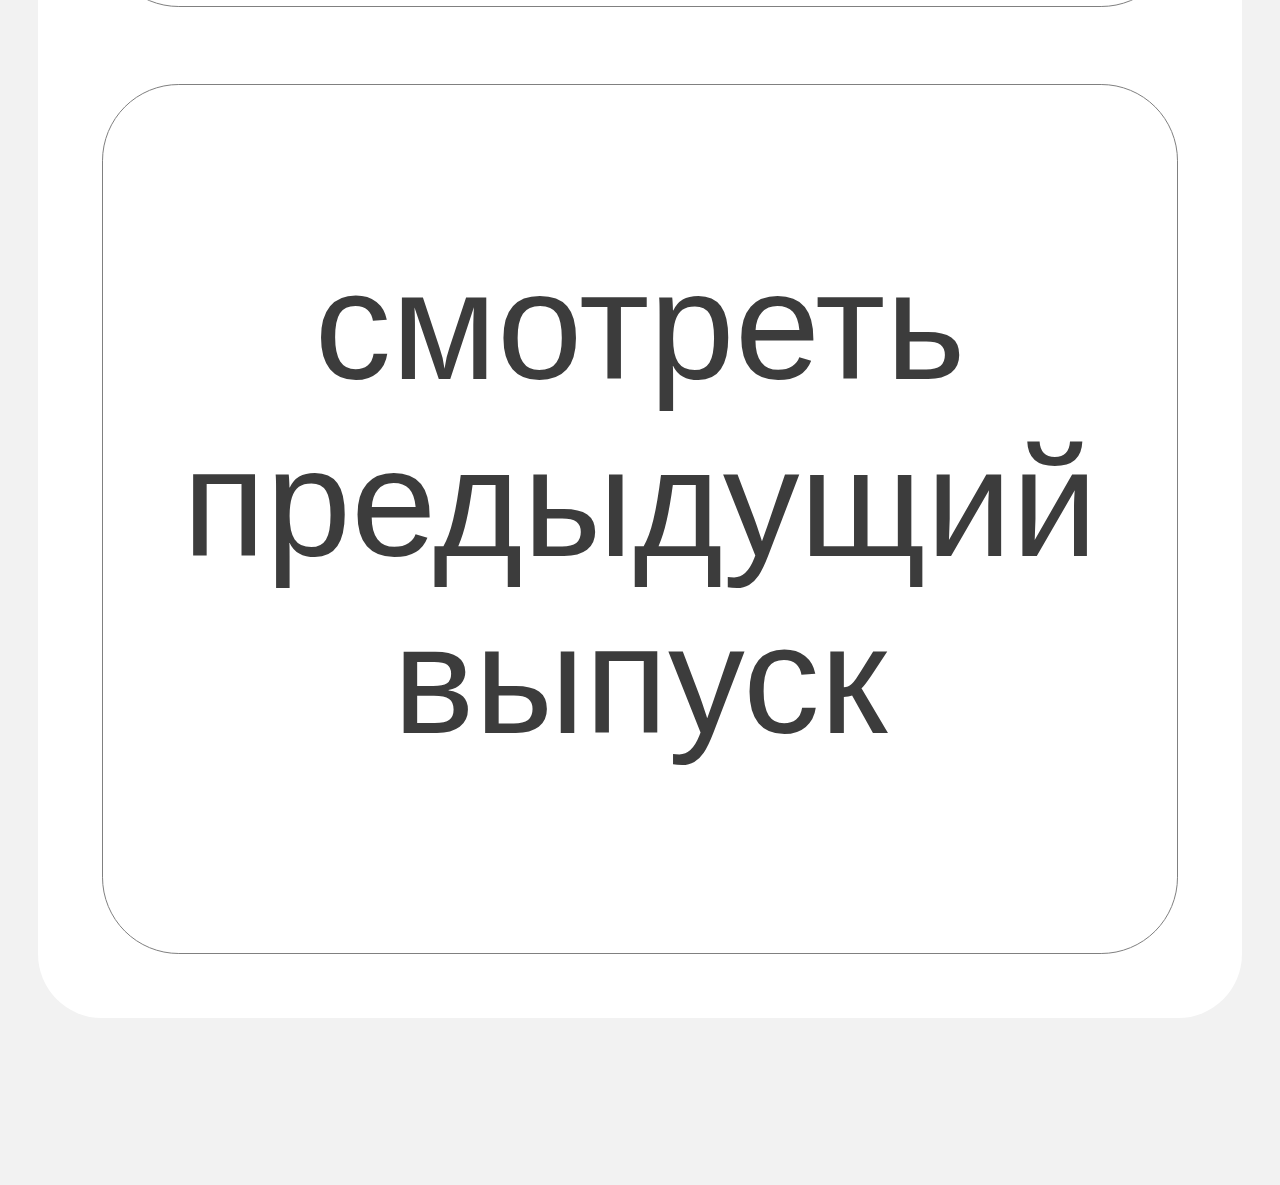
<file: blog_8.html>
<!DOCTYPE html>
<html lang="ru">
<head>
    <meta charset="UTF-8">
    <link rel="stylesheet" href="https://cdn.jsdelivr.net/npm/bootstrap-icons@1.10.2/font/bootstrap-icons.css" integrity="sha384-b6lVK+yci+bfDmaY1u0zE8YYJt0TZxLEAFyYSLHId4xoVvsrQu3INevFKo+Xir8e" crossorigin="anonymous">
    <link rel="stylesheet" href="main.css">
    <link rel="stylesheet" src="theme.js">

</head>
<body>
    <header class="nav">
            <a href="blog_main.html" class="back">
                <i class="bi bi-arrow-left" id="arrow"></i>
            </a>
            <button class="toggle-area">
                <span class="toggle-sun" id="toggle-id">
                    <i class="bi bi-moon" id="icon"></i>
                </span>
            </button>
        </header>
    <container class="body-wrap">
        <section class="blog-wrap content-wrap">
            <h1 class="name-blog">
                Октябрьский проказник
            </h1>
            <div class="img-blog eight">
            </div>
            <div class="text-container">
                <p class="text-area">
                    Сегодня я гулял по улице, и повстречал наших псов. Валеру и Арнольда, они бегали за мной. Но я оказался шустрее и ловчее, залез на дерево и наблюдал за этими двумя беспомощными бедолагами
                    Сегодня я гулял по улице, и повстречал наших псов. Валеру и Арнольда, они бегали за мной. Но я оказался шустрее и ловчее, залез на дерево и наблюдал за этими двумя беспомощными бедолагам
                    Сегодня я гулял по улице, и повстречал наших псов. Валеру и Арнольда, они бегали за мной. Но я оказался шустрее и ловчее, залез на дерево и наблюдал за этими двумя беспомощными бедолагами
                    и
                </p>
            </div>
        </section>
        <section class="like-area content-wrap">
            <div class="wrap-like-big">
                <span class="like-big">
                    <i class="bi bi-heart-fill" id="heart-big"></i>
                </span>
                <span class="num-like-big">
                    0
                </span>
            </div>
            <p class="description-like">
                за каждый лайк мне чешут за ушком
            </p>
        </section>
        <section class="footer-blog content-wrap">
            <a href="blog_main.html" class="button btn">
                задонатить
            </a>
            <a href="blog_main.html" class="button next">
                смотреть следующий выпуск
            </a>
            <a href="blog_main.html" class="button next">
                смотреть предыдущий выпуск
            </a>
        </section>
    </container>
    <script src="theme.js">

    </script>
    <script>
        const buttons = document.querySelectorAll('.like-big'); // Ищем все кнопки на странице


        /// Функция, которую мы будем вызвать при клике. У нее есть параметр button. При вызове функцие мы перадаим кнопку
        const btnHandler = (button) => {
            const parentEl = button.closest('.wrap-like-big'); // ищет родителя с классом .button-wrapper
            const likeCounter = parentEl.querySelector('.num-like-big') // ищет счетчик внутри родителя .button-wrapper

            // Ниже или ставим лайк или убираем
            if (button.classList.contains('heart-big-like-click')) {
                likeCounter.textContent--
                button.classList.remove('heart-big-like-click') //
            } else {
                likeCounter.textContent++
                button.classList.add('heart-big-like-click') //
            }}

        buttons.forEach((button) => {
            // Прохдимся по всем кнопкам, что бы повесить событие клик. "buttons" - массив конопко, "button" - это один элемент массива.
            button.addEventListener('click', () => {
                // аналог onclick, который использовать предпочтительней
                btnHandler(button) // вызваем функцию, которую написали выше и передаем ей кнопку
            })})
    </script>
</body>
</html>
</file>
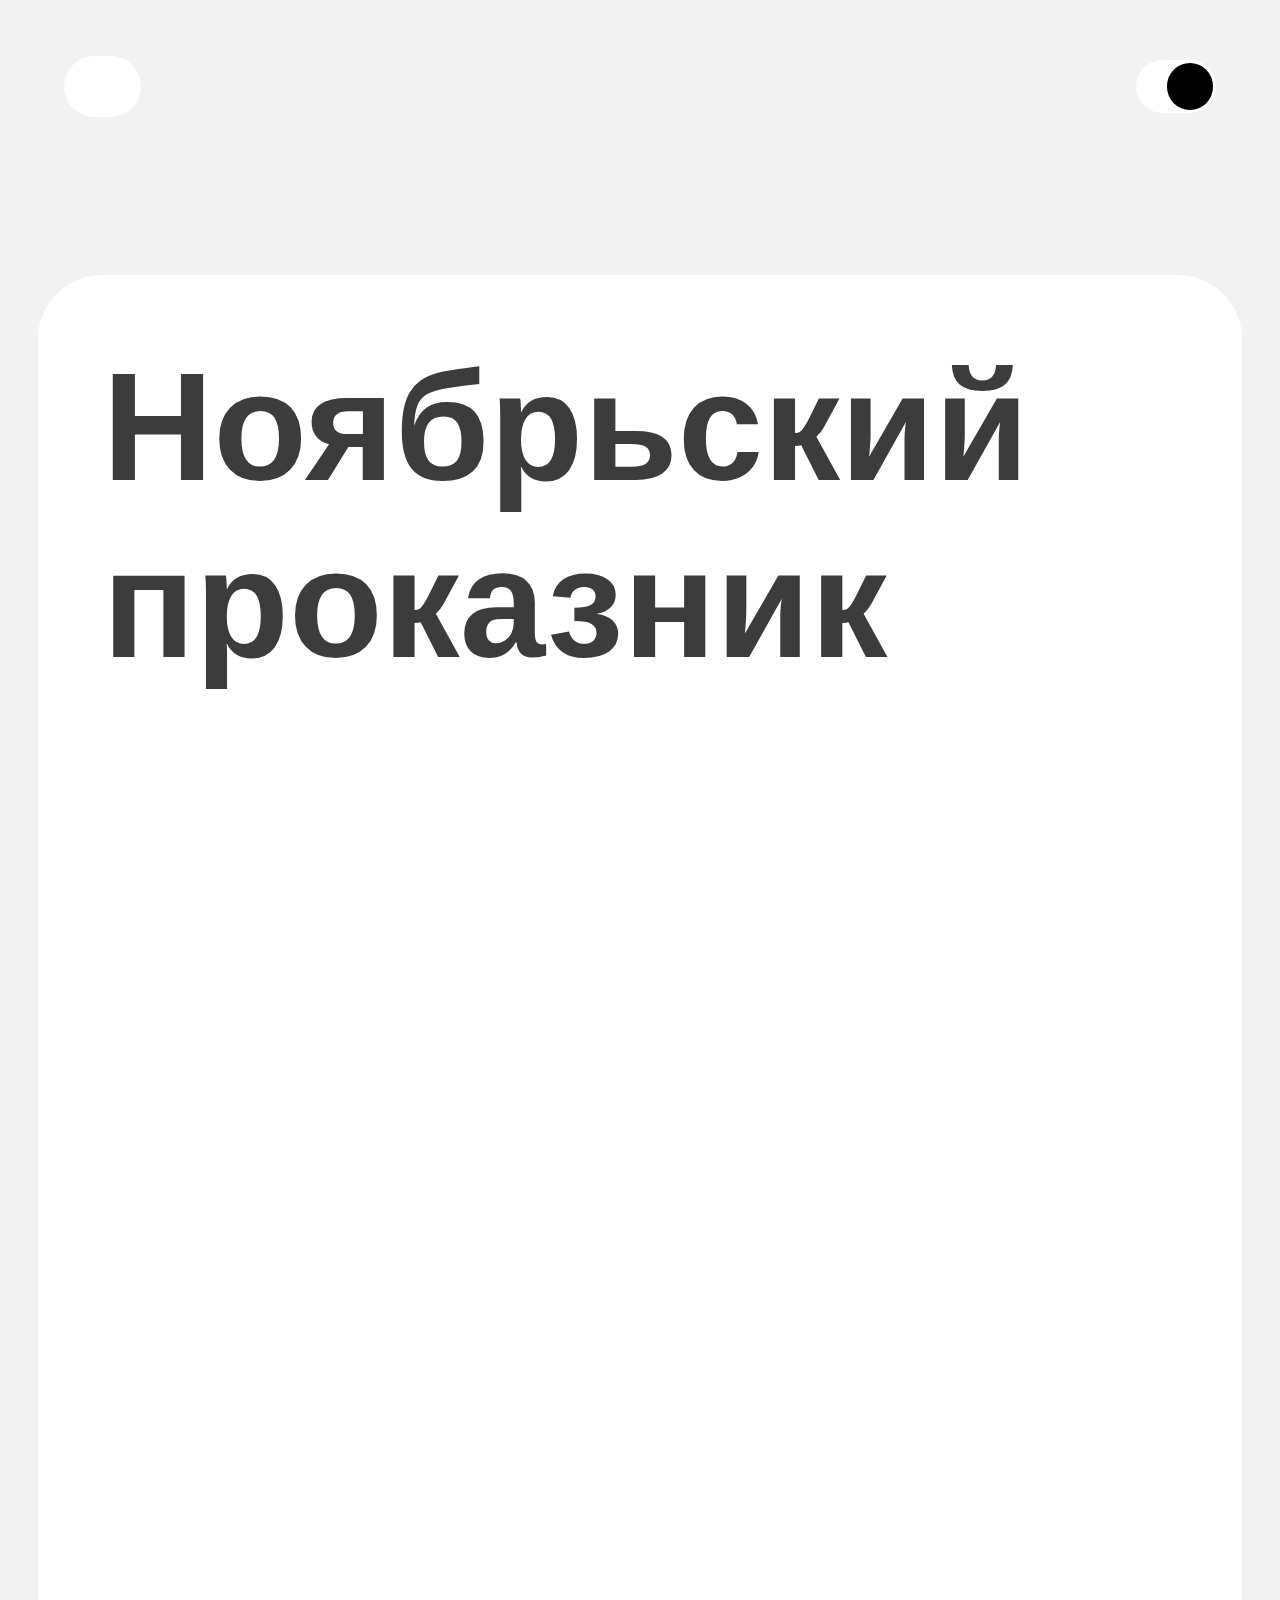
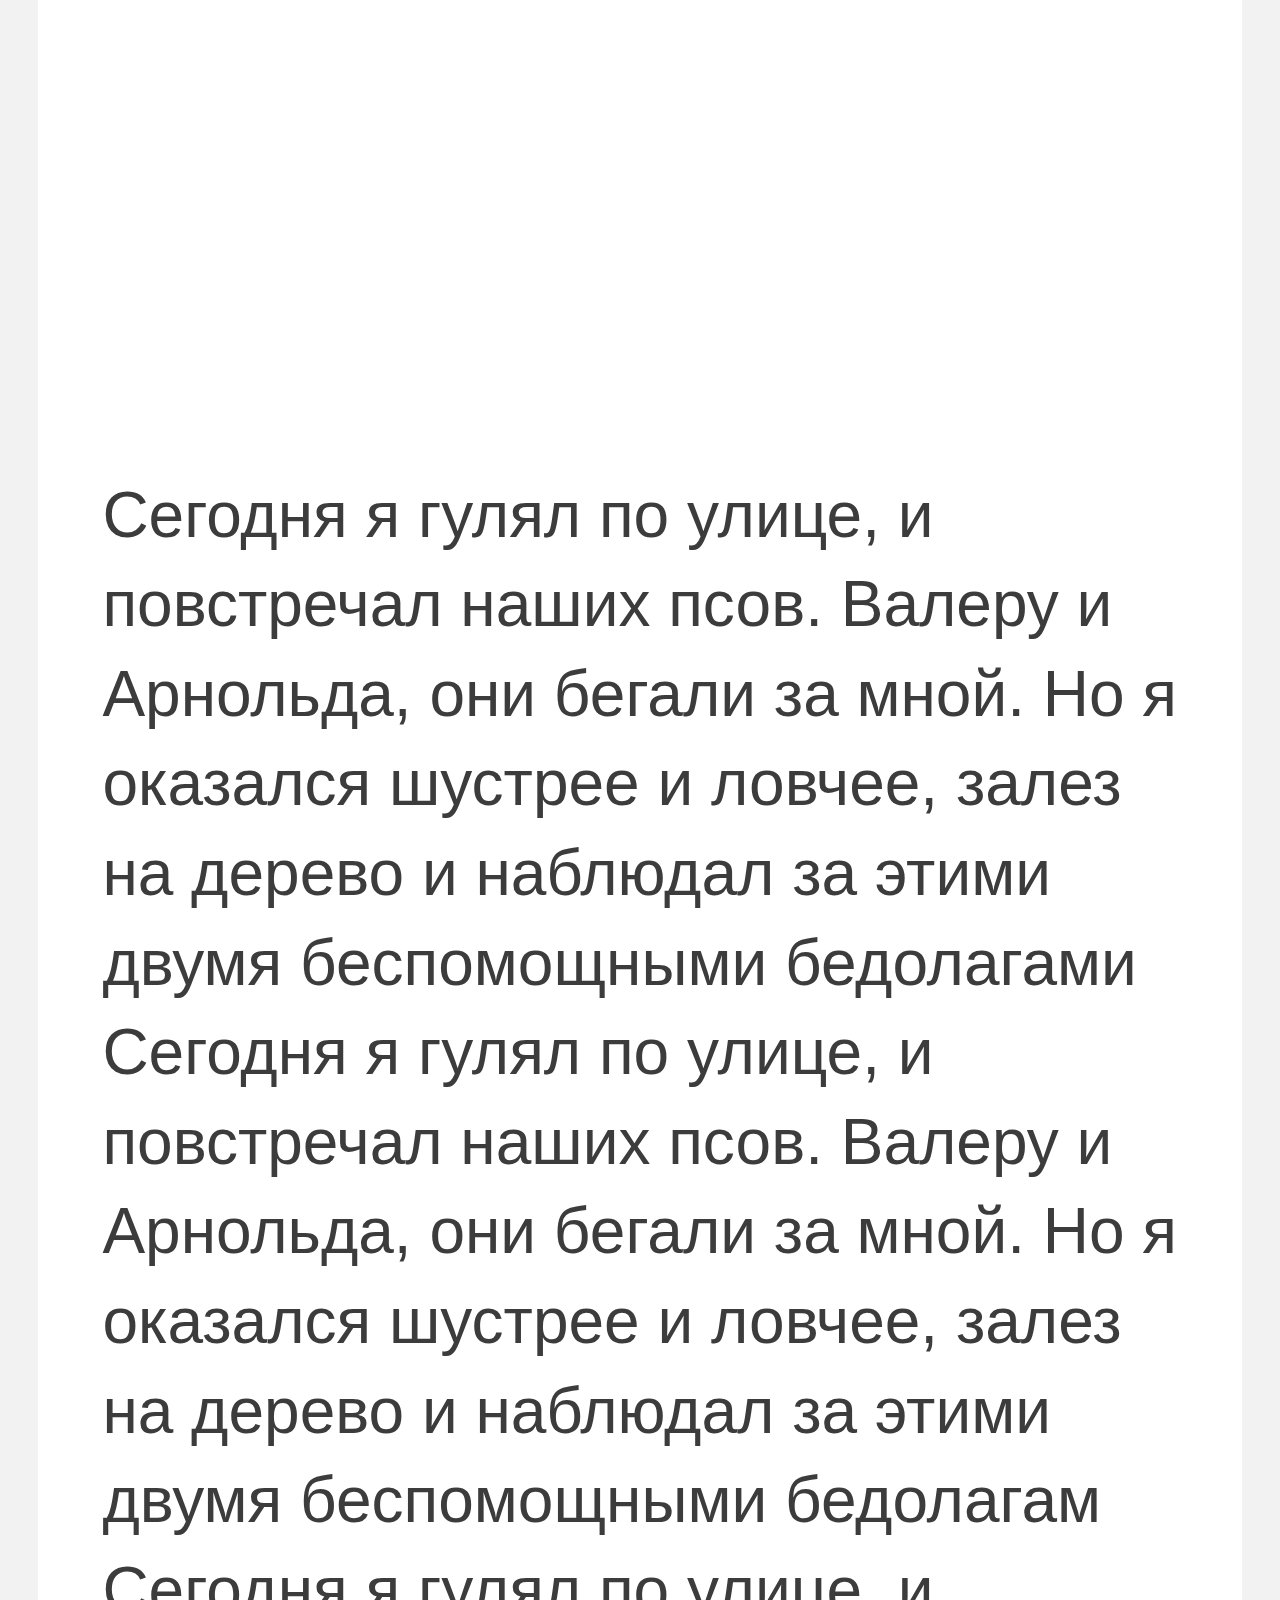
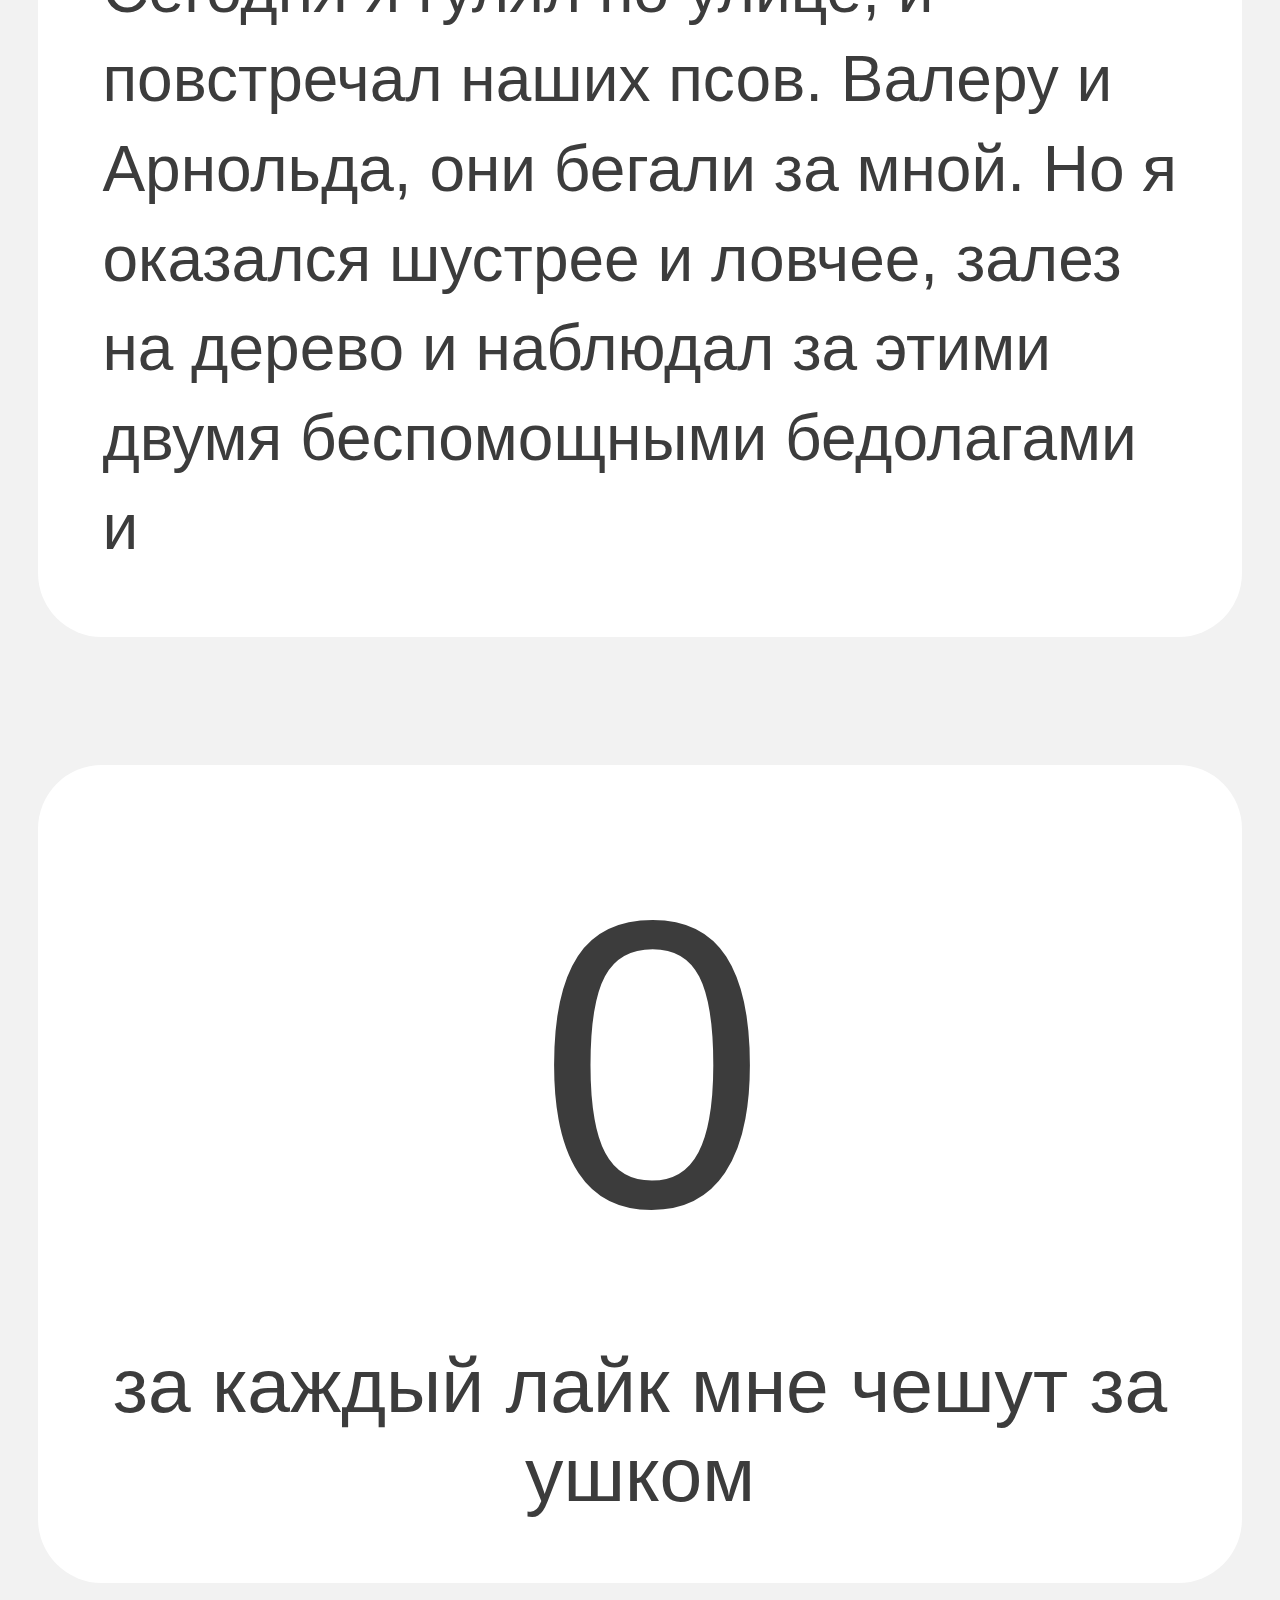
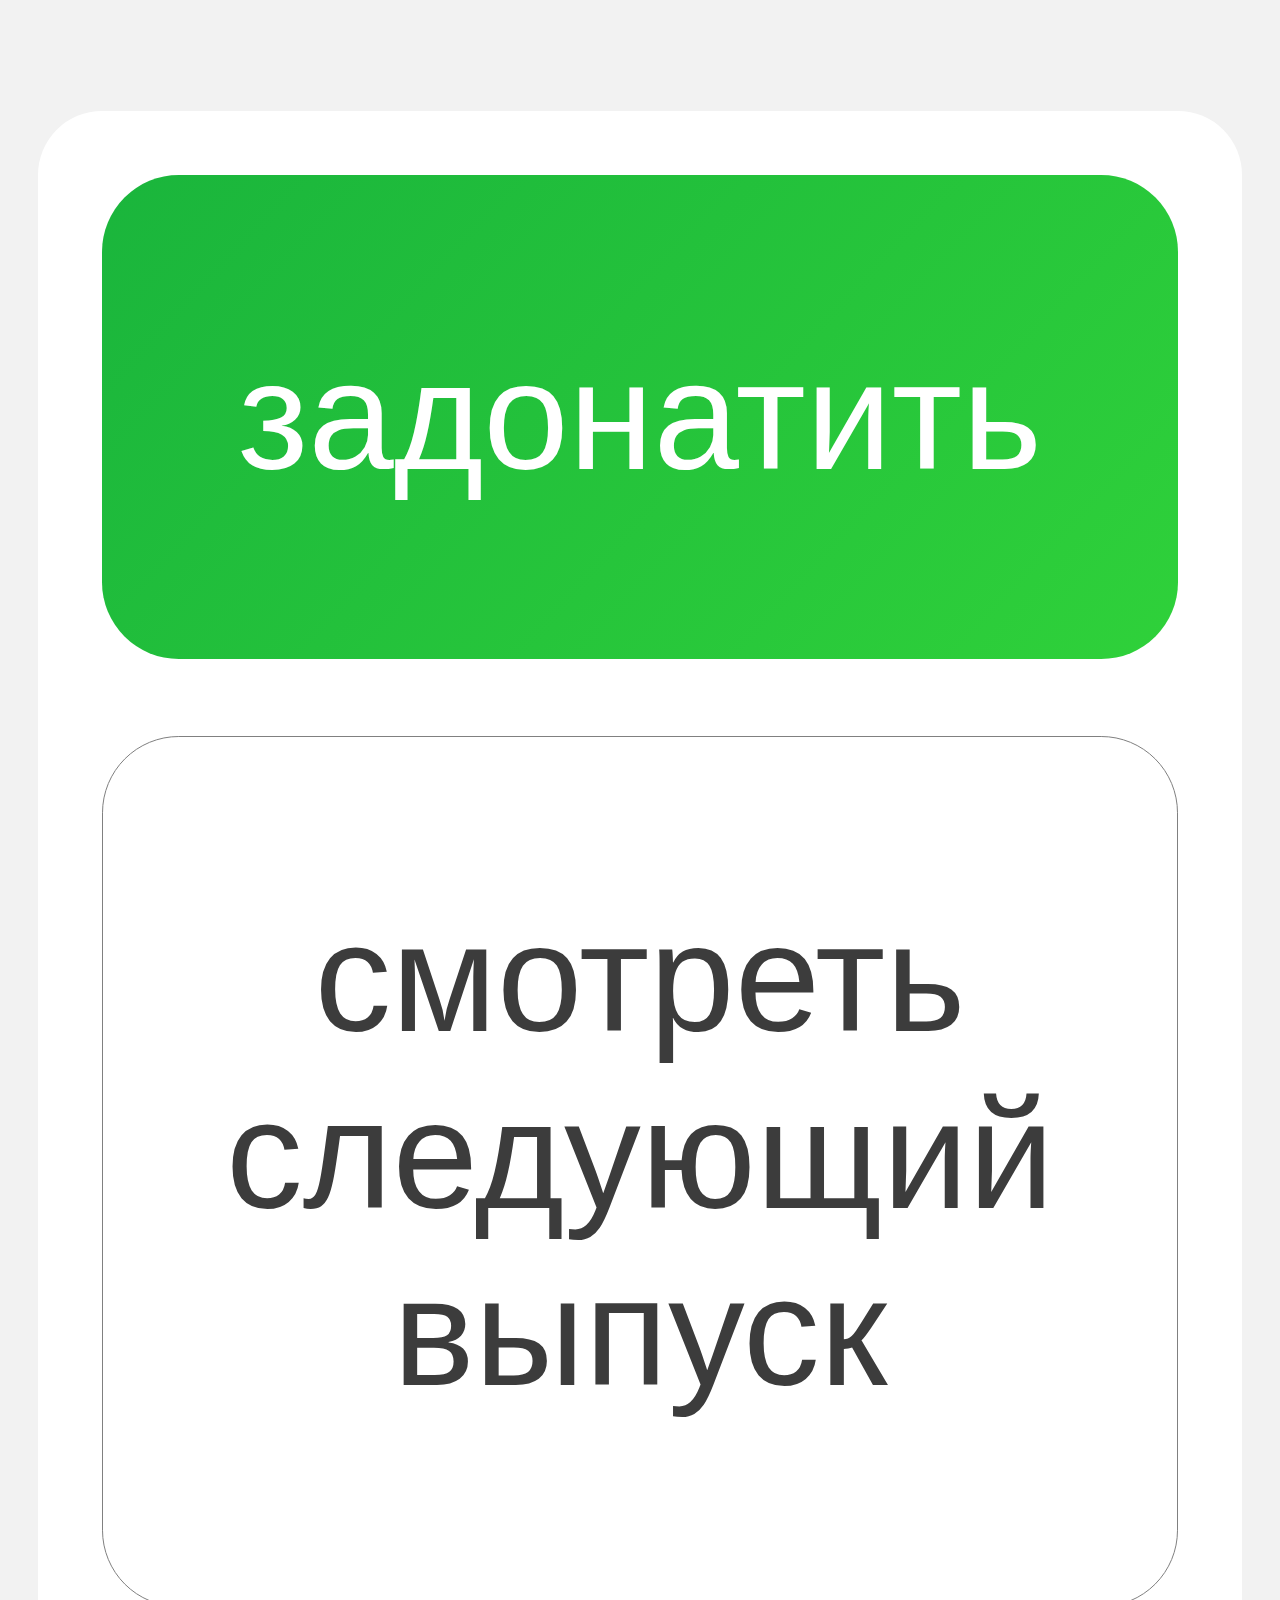
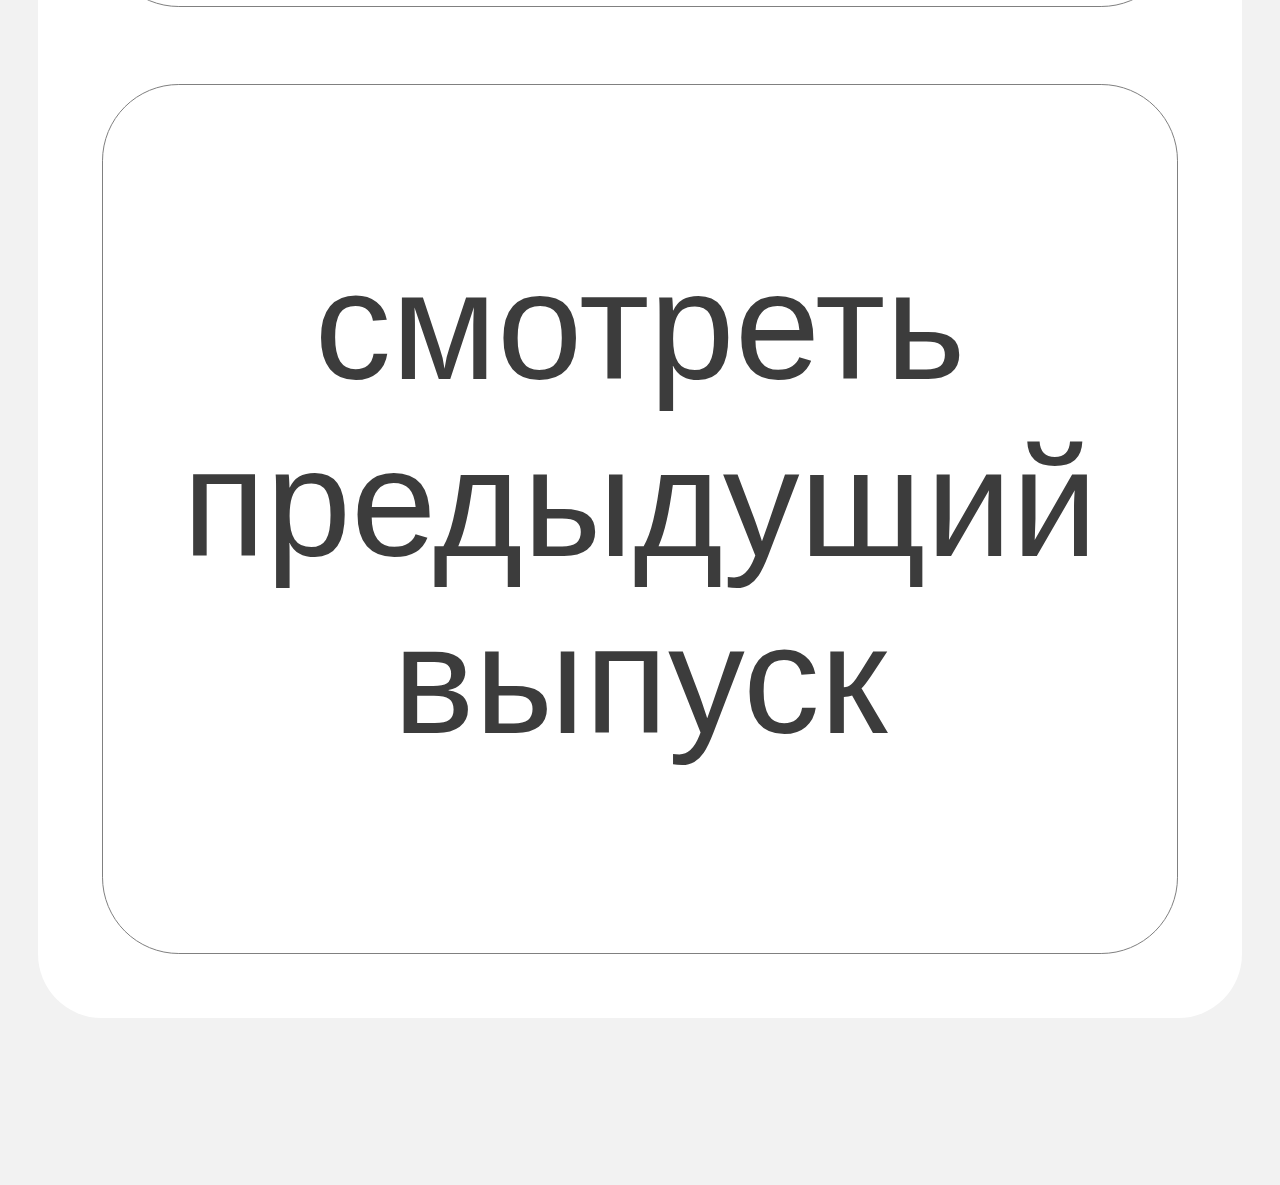
<file: blog_9.html>
<!DOCTYPE html>
<html lang="ru">
<head>
    <meta charset="UTF-8">
    <link rel="stylesheet" href="https://cdn.jsdelivr.net/npm/bootstrap-icons@1.10.2/font/bootstrap-icons.css" integrity="sha384-b6lVK+yci+bfDmaY1u0zE8YYJt0TZxLEAFyYSLHId4xoVvsrQu3INevFKo+Xir8e" crossorigin="anonymous">
    <link rel="stylesheet" href="main.css">
    <link rel="stylesheet" src="theme.js">

</head>
<body>
    <header class="nav">
            <a href="blog_main.html" class="back">
                <i class="bi bi-arrow-left" id="arrow"></i>
            </a>
            <button class="toggle-area">
                <span class="toggle-sun" id="toggle-id">
                    <i class="bi bi-moon" id="icon"></i>
                </span>
            </button>
        </header>
    <container class="body-wrap">
        <section class="blog-wrap content-wrap">
            <h1 class="name-blog">
                Ноябрьский проказник
            </h1>
            <div class="img-blog nine">
            </div>
            <div class="text-container">
                <p class="text-area">
                    Сегодня я гулял по улице, и повстречал наших псов. Валеру и Арнольда, они бегали за мной. Но я оказался шустрее и ловчее, залез на дерево и наблюдал за этими двумя беспомощными бедолагами
                    Сегодня я гулял по улице, и повстречал наших псов. Валеру и Арнольда, они бегали за мной. Но я оказался шустрее и ловчее, залез на дерево и наблюдал за этими двумя беспомощными бедолагам
                    Сегодня я гулял по улице, и повстречал наших псов. Валеру и Арнольда, они бегали за мной. Но я оказался шустрее и ловчее, залез на дерево и наблюдал за этими двумя беспомощными бедолагами
                    и
                </p>
            </div>
        </section>
        <section class="like-area content-wrap">
            <div class="wrap-like-big">
                <span class="like-big">
                    <i class="bi bi-heart-fill" id="heart-big"></i>
                </span>
                <span class="num-like-big">
                    0
                </span>
            </div>
            <p class="description-like">
                за каждый лайк мне чешут за ушком
            </p>
        </section>
        <section class="footer-blog content-wrap">
            <a href="blog_main.html" class="button btn">
                задонатить
            </a>
            <a href="blog_main.html" class="button next">
                смотреть следующий выпуск
            </a>
            <a href="blog_main.html" class="button next">
                смотреть предыдущий выпуск
            </a>
        </section>
    </container>
    <script src="theme.js">

    </script>
    <script>
        const buttons = document.querySelectorAll('.like-big'); // Ищем все кнопки на странице


        /// Функция, которую мы будем вызвать при клике. У нее есть параметр button. При вызове функцие мы перадаим кнопку
        const btnHandler = (button) => {
            const parentEl = button.closest('.wrap-like-big'); // ищет родителя с классом .button-wrapper
            const likeCounter = parentEl.querySelector('.num-like-big') // ищет счетчик внутри родителя .button-wrapper

            // Ниже или ставим лайк или убираем
            if (button.classList.contains('heart-big-like-click')) {
                likeCounter.textContent--
                button.classList.remove('heart-big-like-click') //
            } else {
                likeCounter.textContent++
                button.classList.add('heart-big-like-click') //
            }}

        buttons.forEach((button) => {
            // Прохдимся по всем кнопкам, что бы повесить событие клик. "buttons" - массив конопко, "button" - это один элемент массива.
            button.addEventListener('click', () => {
                // аналог onclick, который использовать предпочтительней
                btnHandler(button) // вызваем функцию, которую написали выше и передаем ей кнопку
            })})
    </script>
</body>
</html>
</file>
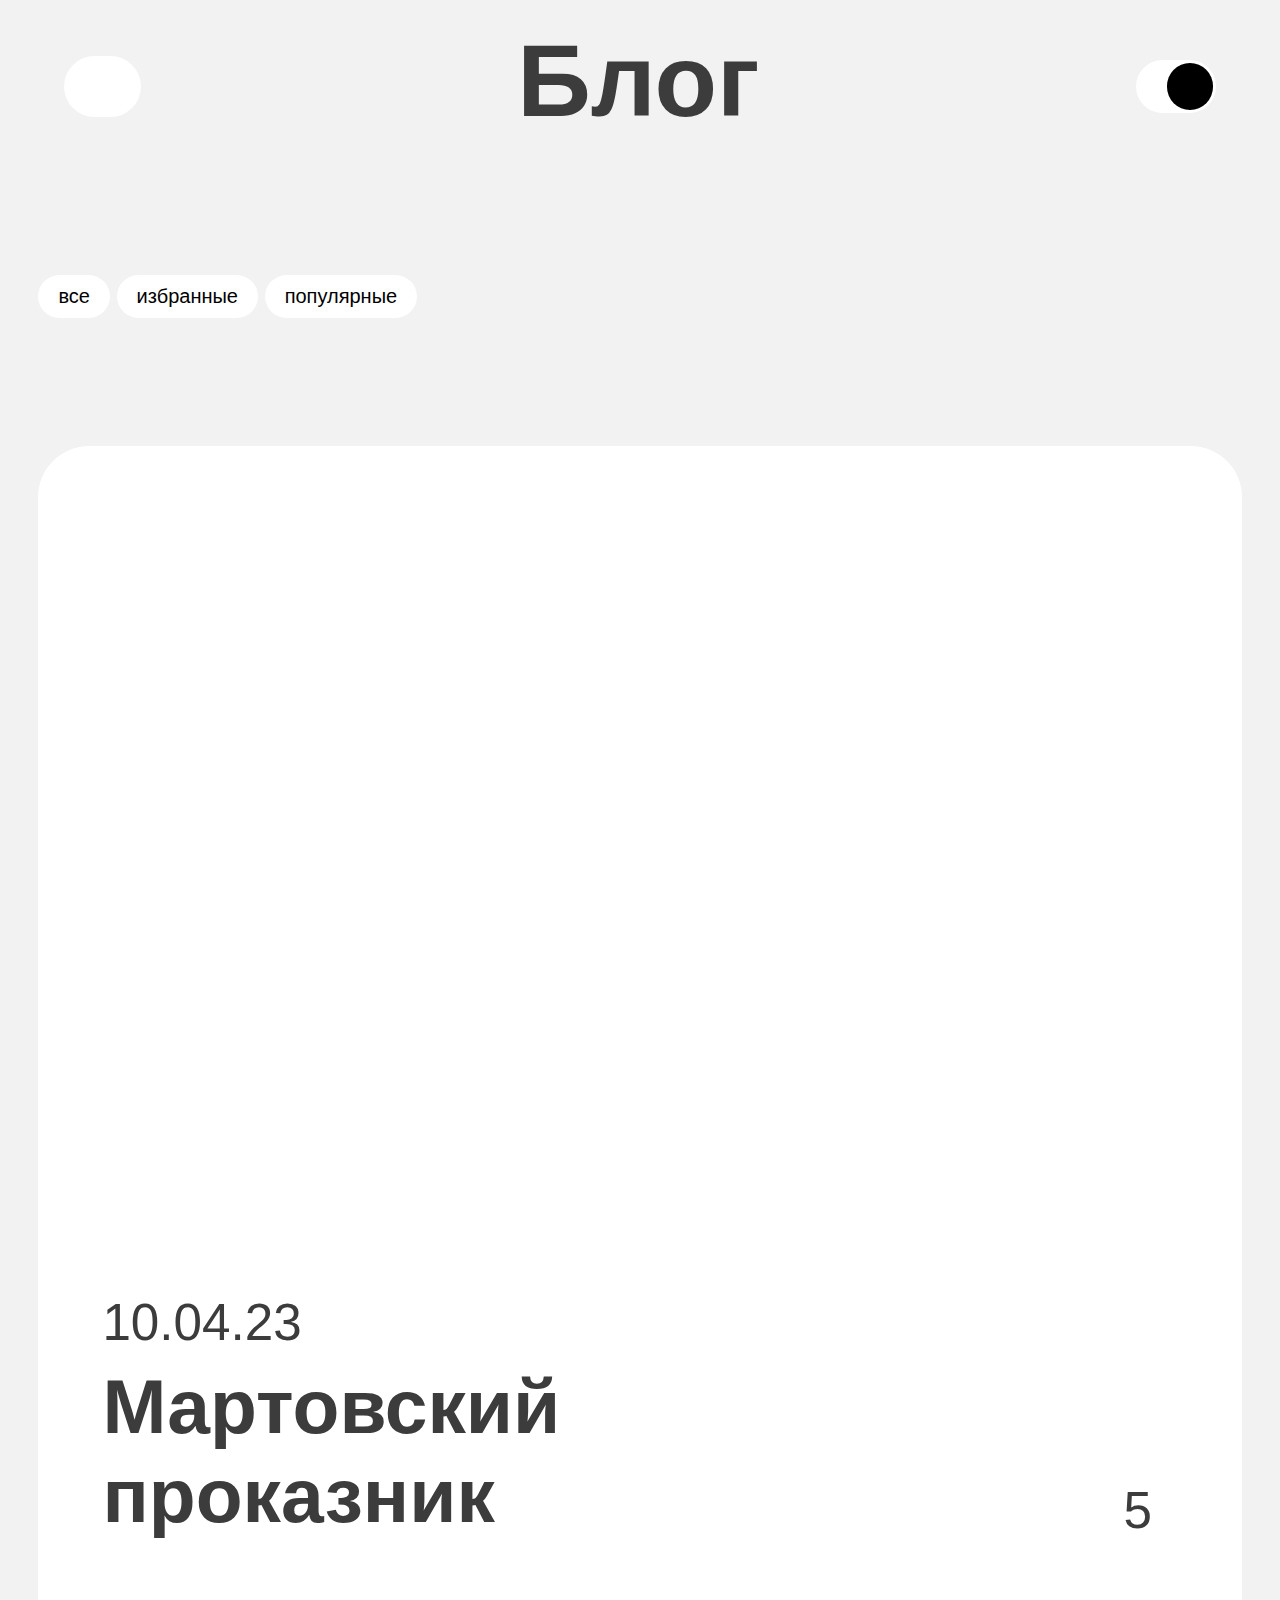
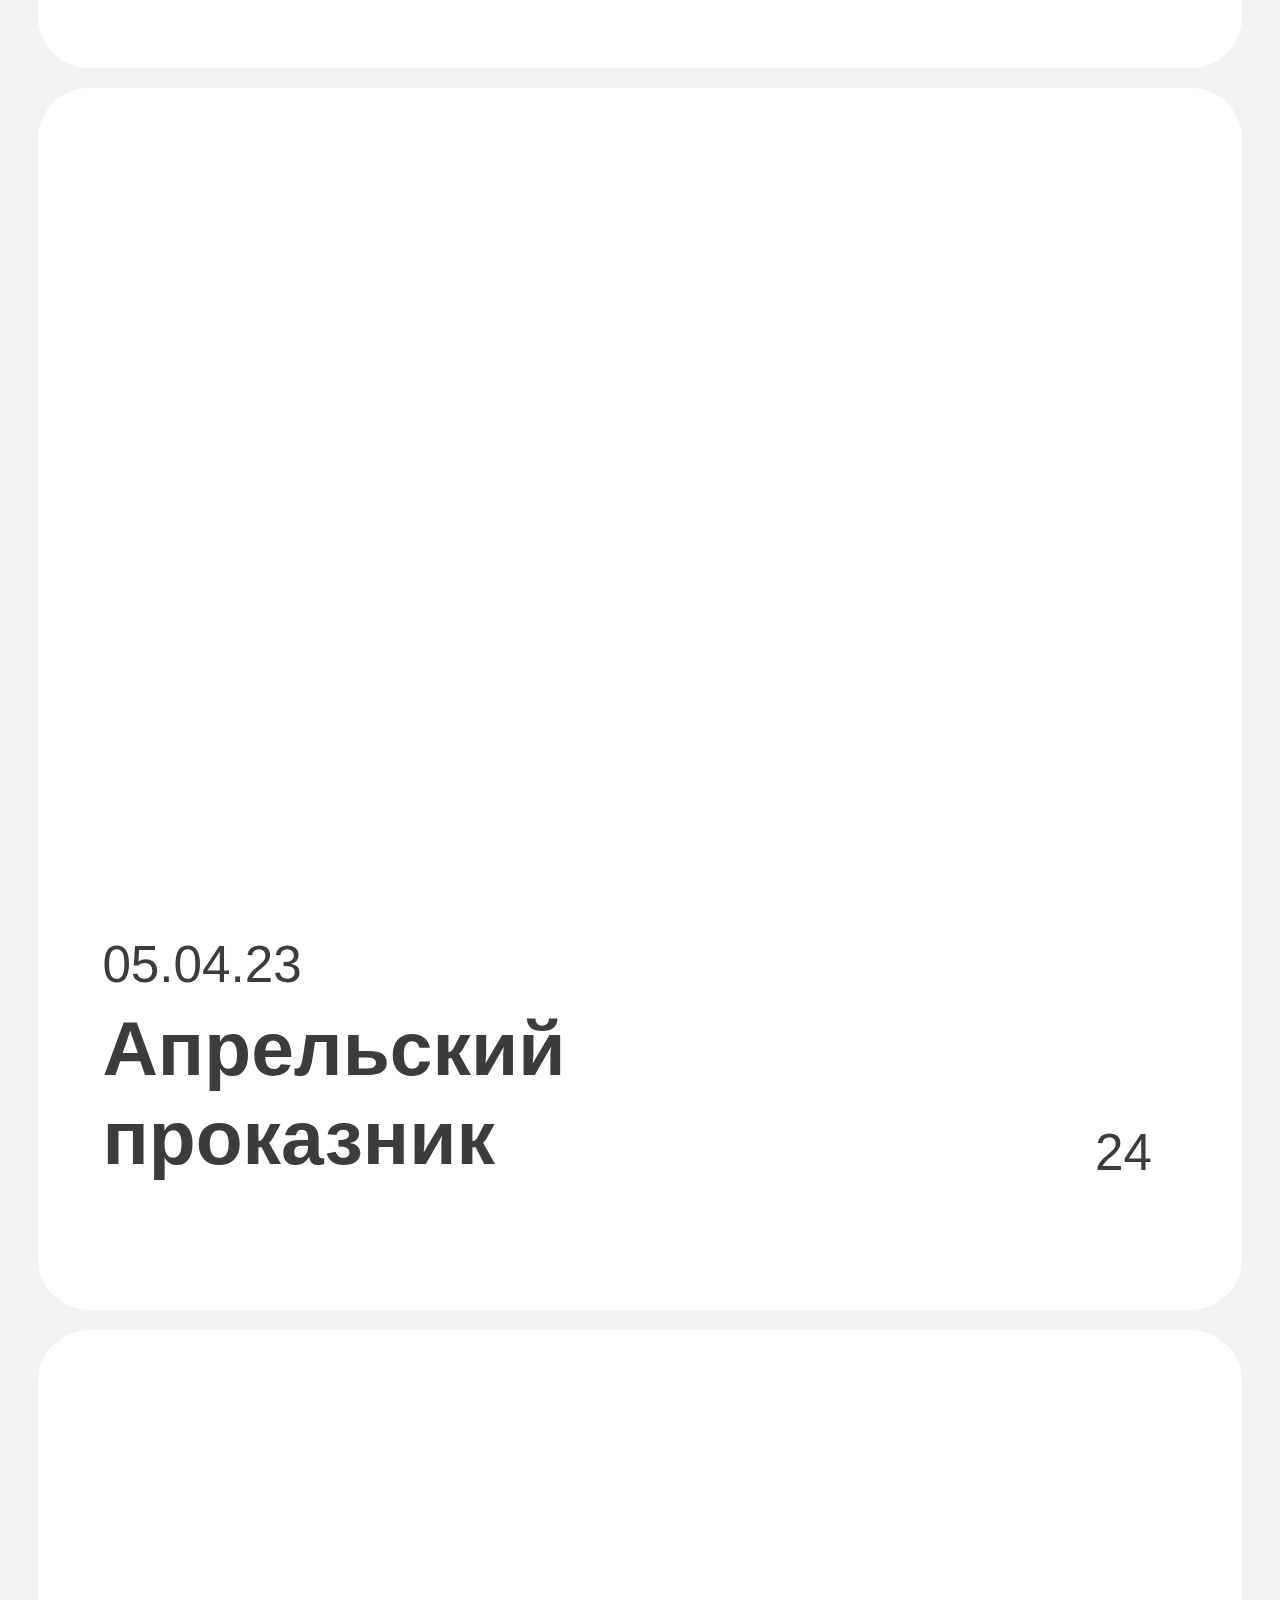
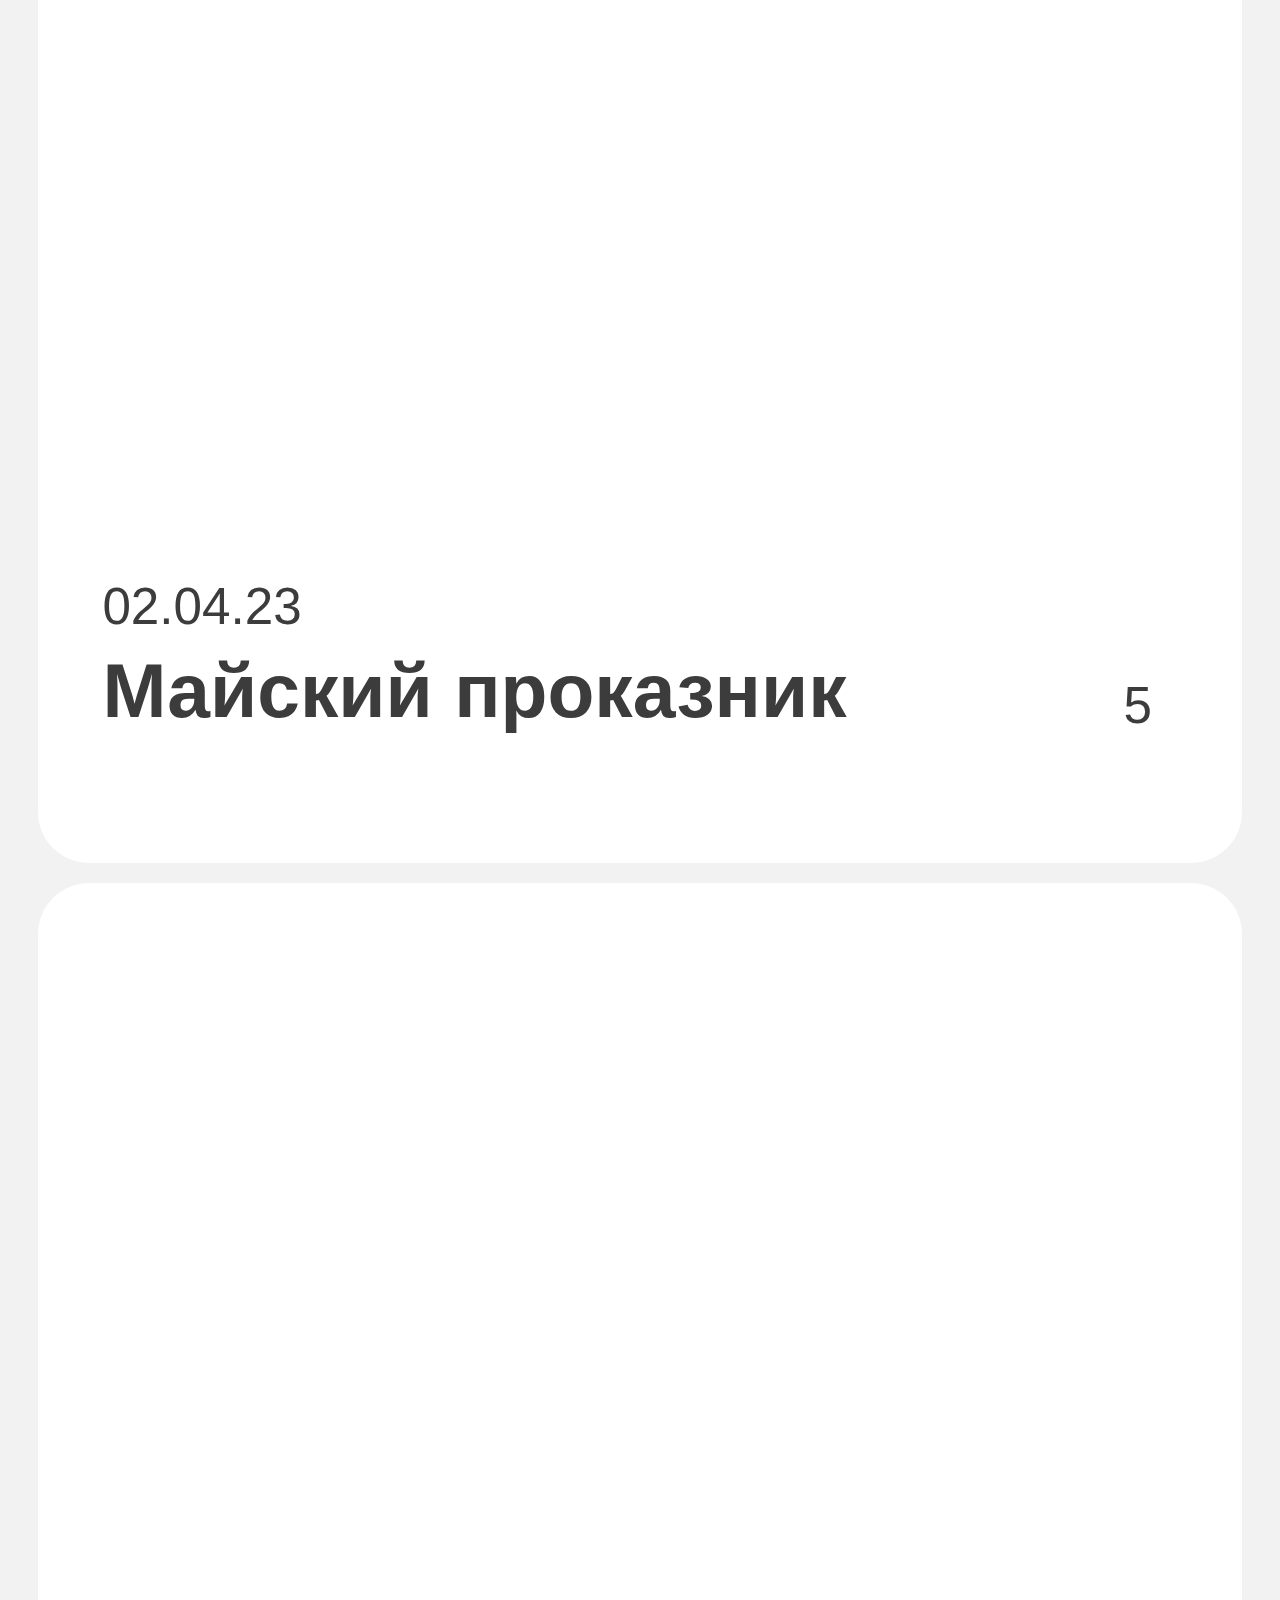
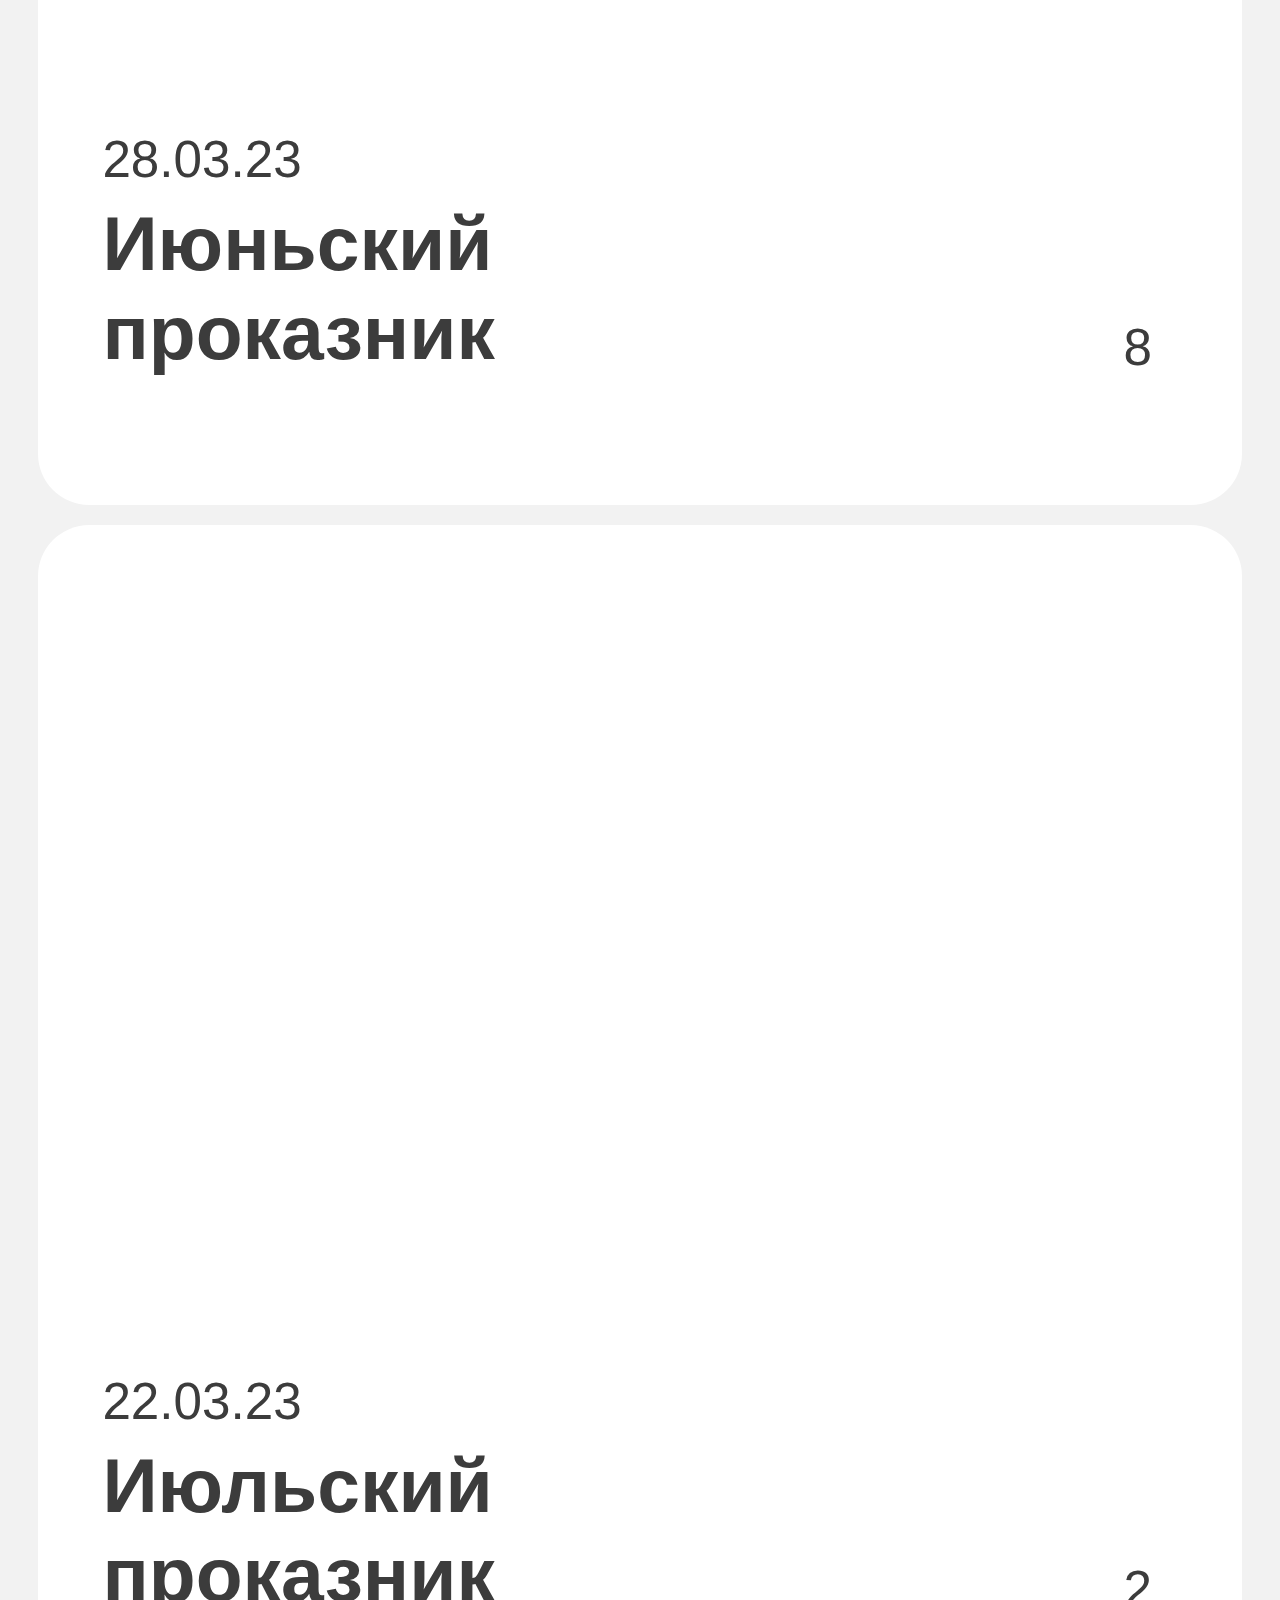
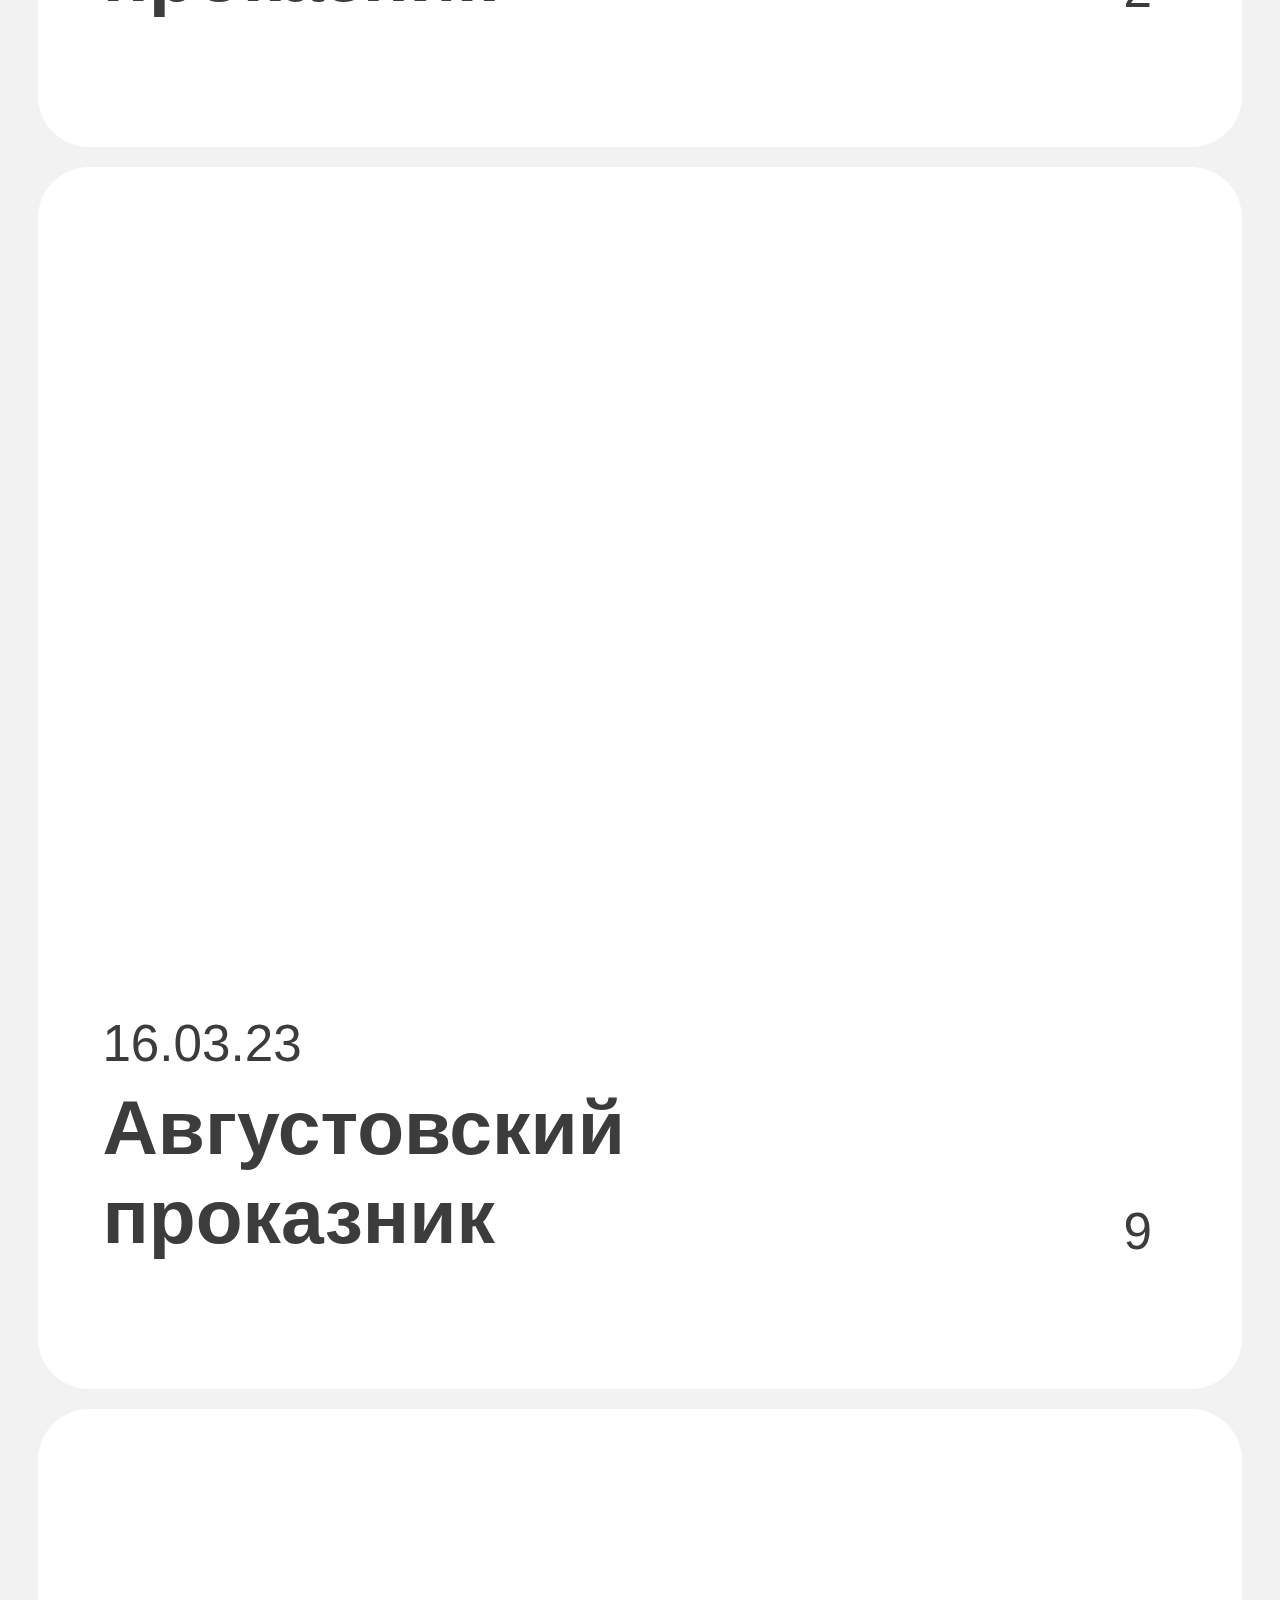
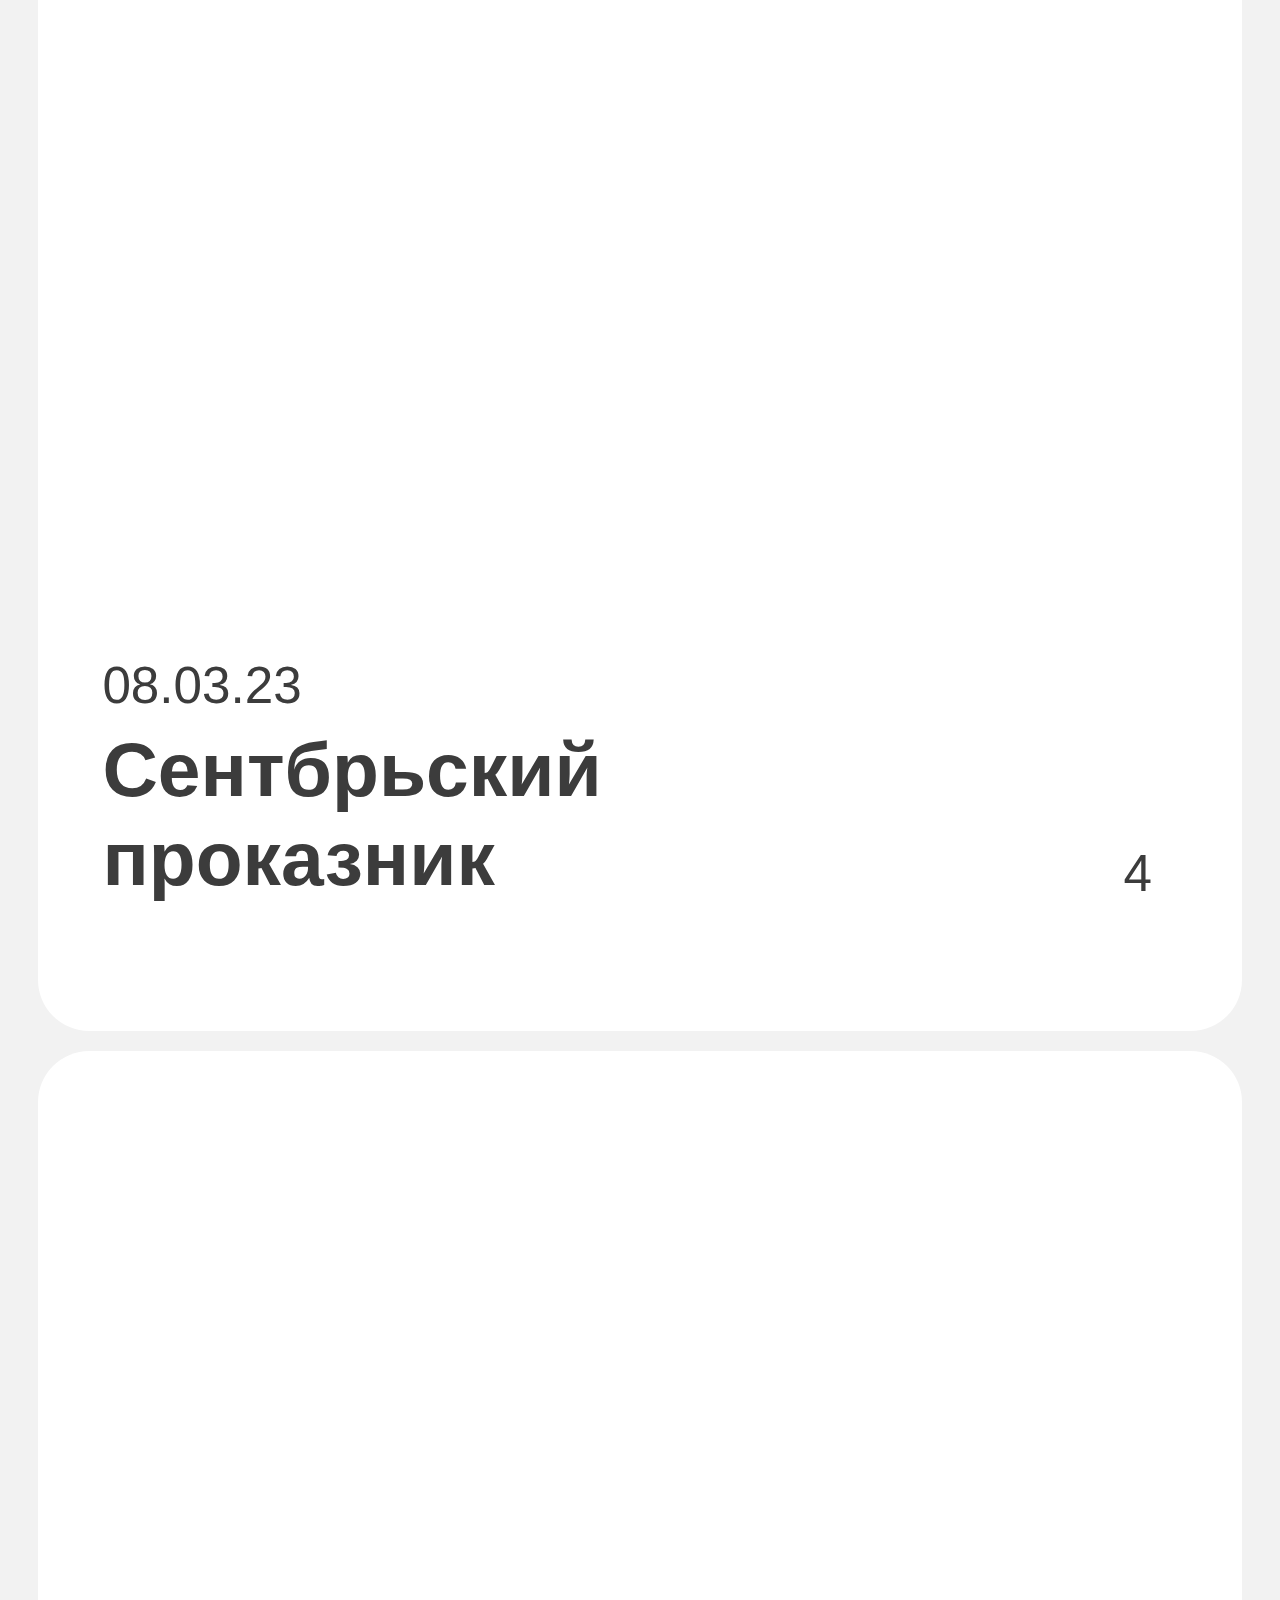
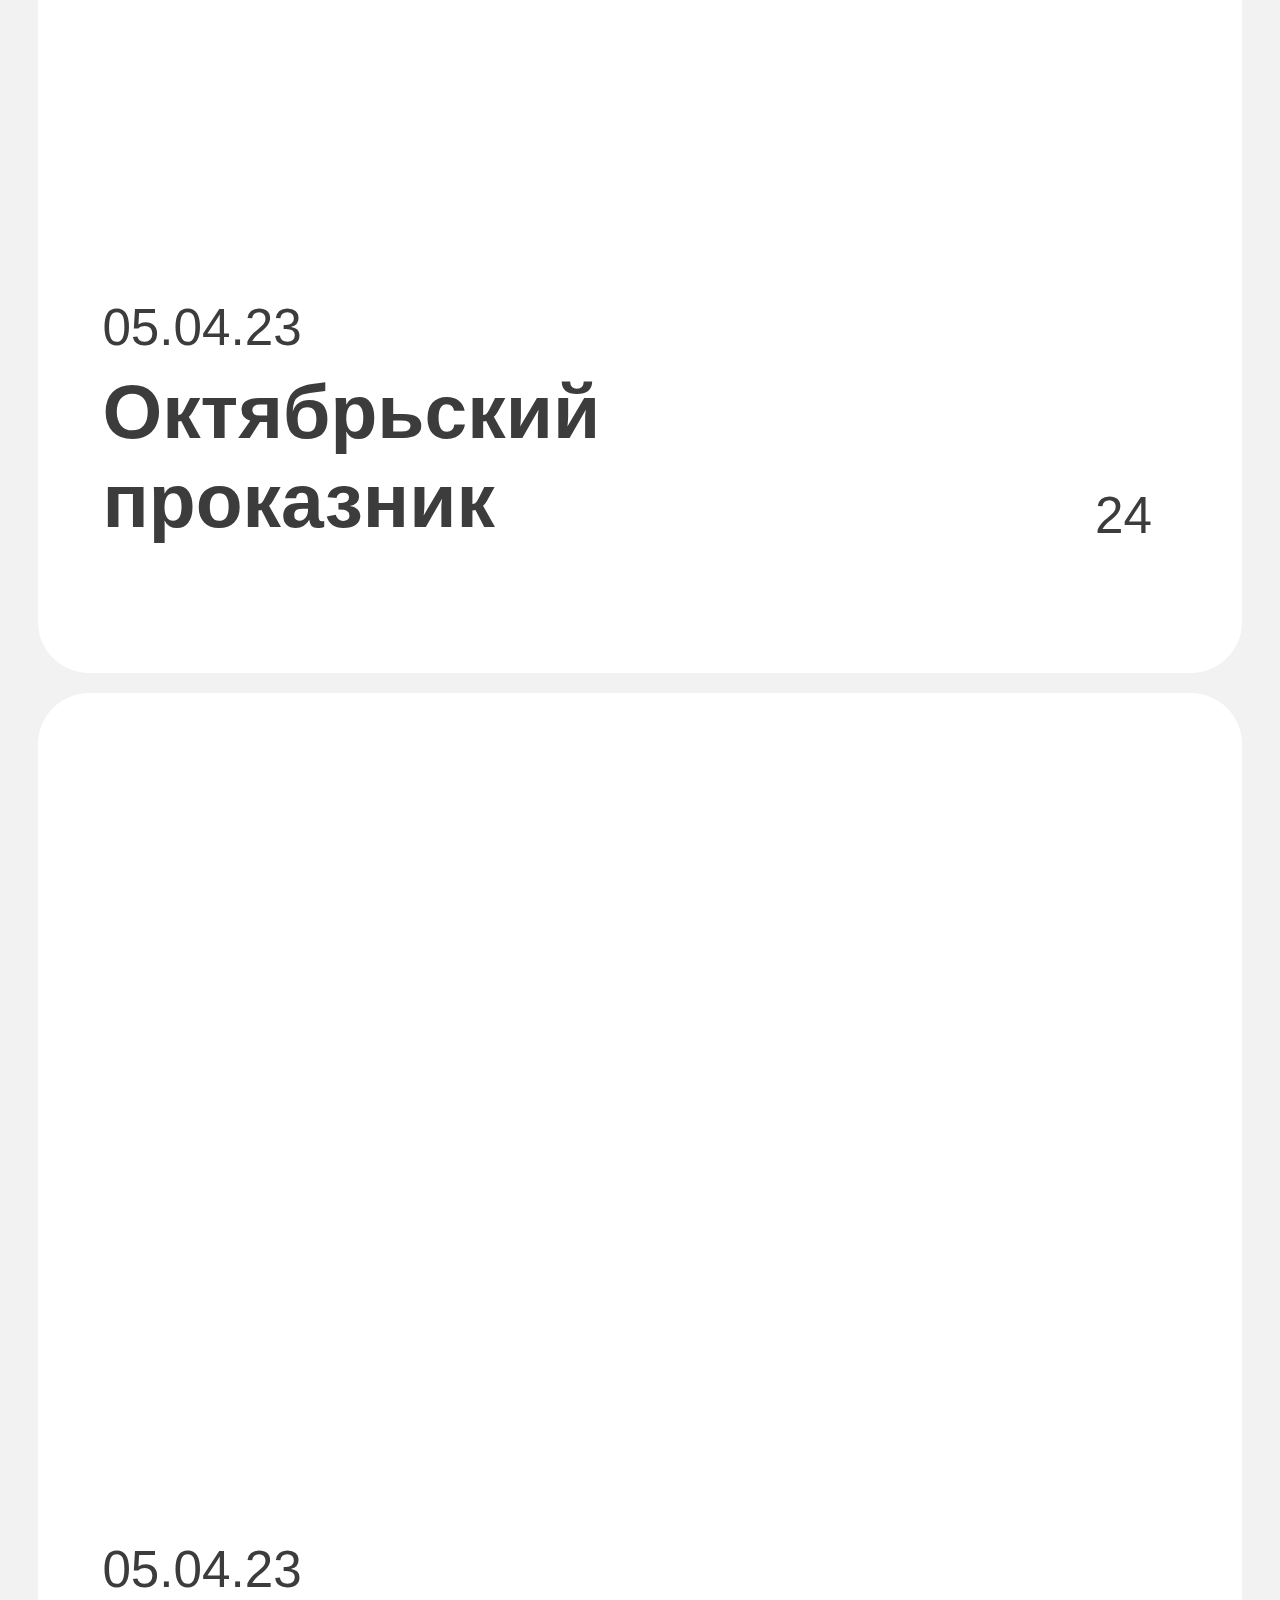
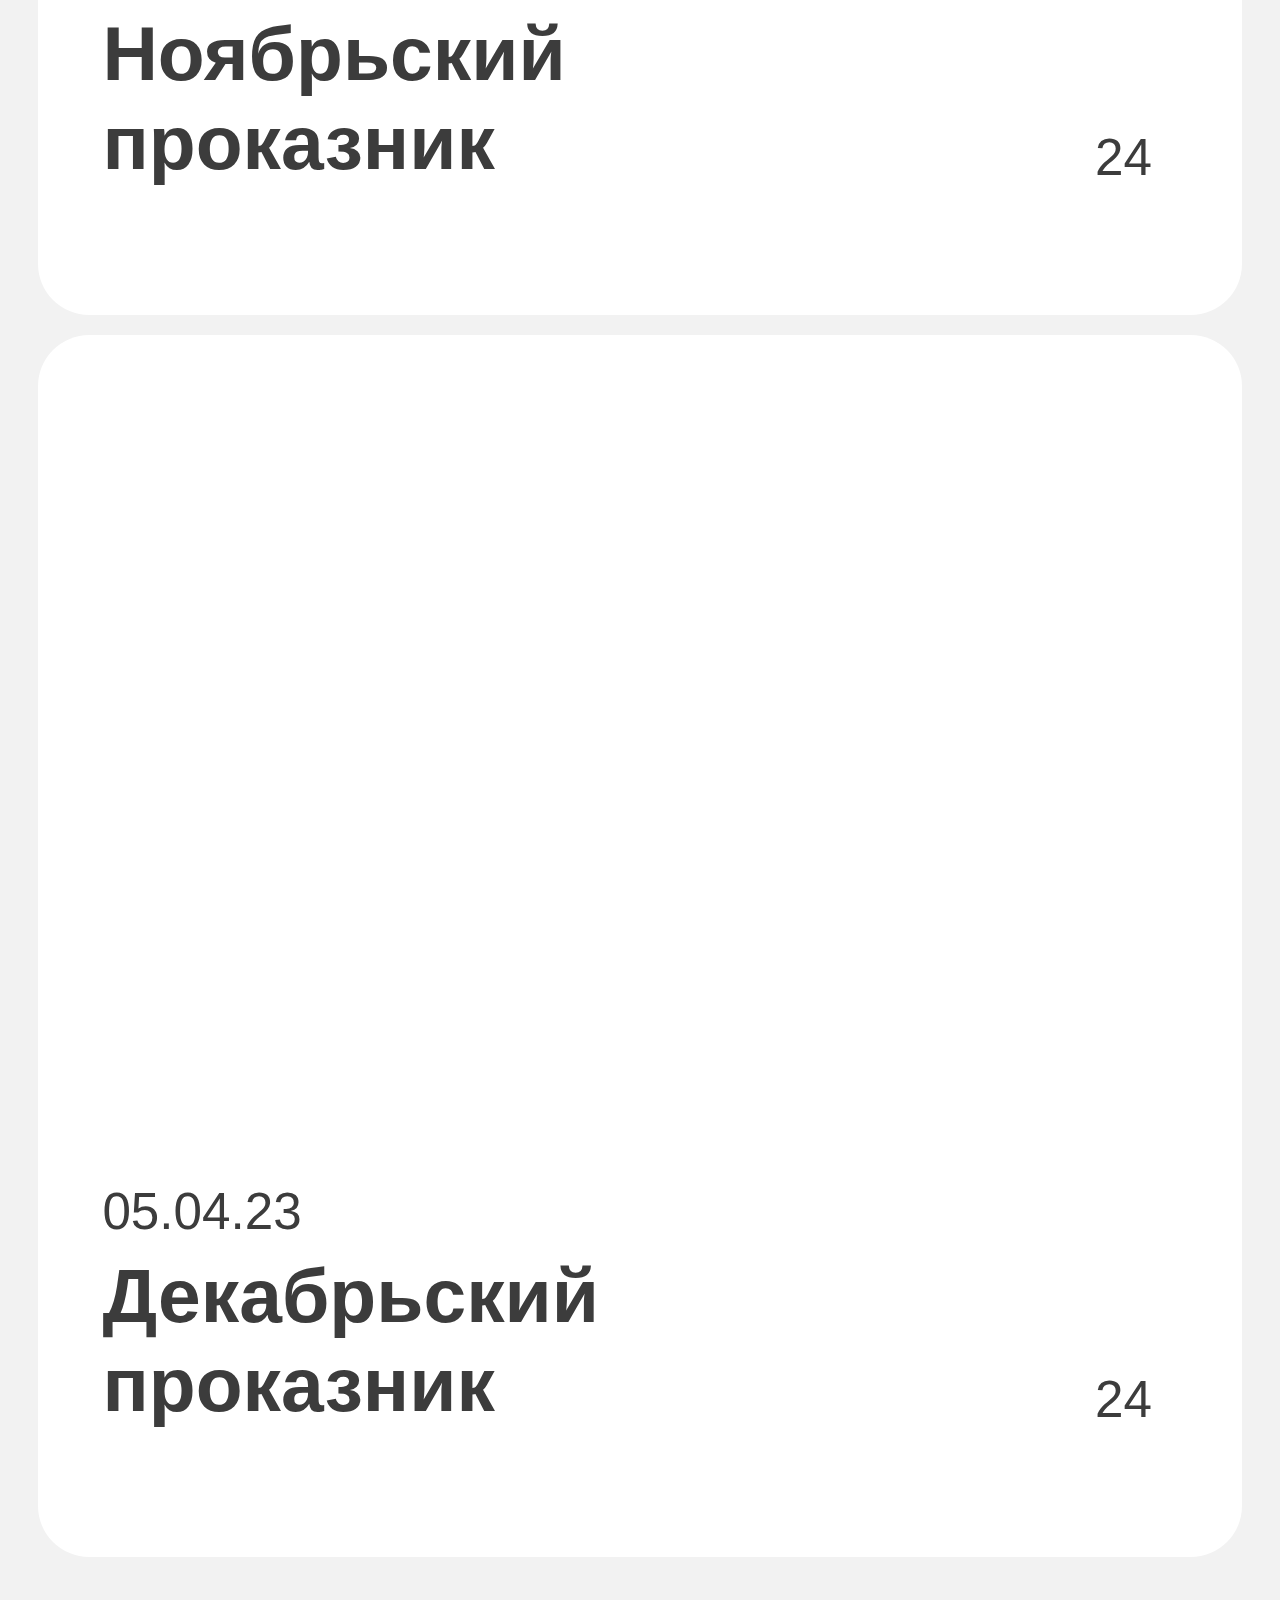
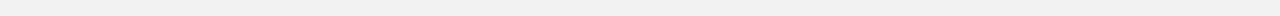
<file: blog_main.html>
<!DOCTYPE html>
<html lang="ru">
<head>
    <meta charset="UTF-8">
    <link rel="stylesheet" href="https://cdn.jsdelivr.net/npm/bootstrap-icons@1.10.2/font/bootstrap-icons.css" integrity="sha384-b6lVK+yci+bfDmaY1u0zE8YYJt0TZxLEAFyYSLHId4xoVvsrQu3INevFKo+Xir8e" crossorigin="anonymous">
    <link rel="stylesheet" href="main.css">
</head>
<body>
    <header class="nav">
        <a href="index.html" class="back">
            <i class="bi bi-arrow-left" id="arrow"></i>
        </a>
        <h1 class="main-blog-title">
            Блог
        </h1>
        <button class="toggle-area">
            <span class="toggle-sun" id="toggle-id">
                <i class="bi bi-moon" id="icon"></i>
            </span>
        </button>
    </header>
    <container class="body-wrap">
        <div class="filtres">
            <div class="filtres-wrap">
                <button class="button-filter" id="all-f">
                    <p class="text-filter">
                        все
                    </p>
                </button>
                <button class="button-filter" id="fav-f">
                    <p class="text-filter">
                        избранные
                    </p>
                </button>
                <button class="button-filter" id="like-f">
                    <span class="text-filter">
                        популярные
                    </span>
                </button>
            </div>
        </div>
        <a href="blog_1.html" class="link-blog">
            <section class="blog-01" data-f="favorires">
                <div class="blog-img one">
                    <img class="blog-01-img">
                </div>
                <div class="main-wrap">
                    <div class="text-blog-wrap">
                        <div class="text-blog">
                            <span class="date">
                                10.04.23
                            </span>
                            <h2 class="blog-01-title">
                                Мартовский проказник
                            </h2>
                        </div>
                        <div class="like-wrap">
                            <span class="num-like">
                                5
                            </span>
                            <span class="like">
                                <i class="bi bi-heart" id="heart"></i>
                            </span>
                        </div>
                    </div>
                </div>
            </section>
        </a>
        <a href="blog_2.html" class="link-blog">
            <section class="blog-01">
                <div class="blog-img two">
                    <img class="blog-01-img">
                </div>
                <div class="main-wrap">
                    <div class="text-blog-wrap">
                        <div class="text-blog">
                            <span class="date">
                                05.04.23
                            </span>
                            <h2 class="blog-01-title">
                                Апрельский проказник
                            </h2>
                        </div>
                        <div class="like-wrap">
                            <span class="num-like">
                                24
                            </span>
                            <span class="like">
                                <i class="bi bi-heart" id="heart"></i>
                            </span>
                        </div>
                    </div>
                </div>
            </section>
        </a>
        <a href="blog_3.html" class="link-blog">
            <section class="blog-01">
                <div class="blog-img three">
                    <img class="blog-01-img">
                </div>
                <div class="main-wrap">
                    <div class="text-blog-wrap">
                        <div class="text-blog">
                            <span class="date">
                                02.04.23
                            </span>
                            <h2 class="blog-01-title">
                                Майский проказник
                            </h2>
                        </div>
                        <div class="like-wrap">
                            <span class="num-like">
                                5
                            </span>
                            <span class="like">
                                <i class="bi bi-heart" id="heart"></i>
                            </span>
                        </div>
                    </div>
                </div>
            </section>
        </a> 
        <a href="blog_4.html" class="link-blog">
            <section class="blog-01">
                <div class="blog-img four">
                    <img class="blog-01-img">
                </div>
                <div class="main-wrap">
                    <div class="text-blog-wrap">
                        <div class="text-blog">
                            <span class="date">
                                28.03.23
                            </span>
                            <h2 class="blog-01-title">
                                Июньский проказник
                            </h2>
                        </div>
                        <div class="like-wrap">
                            <span class="num-like">
                                8
                            </span>
                            <span class="like">
                                <i class="bi bi-heart" id="heart"></i>
                            </span>
                        </div>
                    </div>
                </div>
            </section>
        </a>
        <a href="blog_5.html" class="link-blog">
            <section class="blog-01">
                <div class="blog-img five">
                    <img class="blog-01-img">
                </div>
                <div class="main-wrap">
                    <div class="text-blog-wrap">
                        <div class="text-blog">
                            <span class="date">
                                22.03.23
                            </span>
                            <h2 class="blog-01-title">
                                Июльский проказник
                            </h2>
                        </div>
                        <div class="like-wrap">
                            <span class="num-like">
                                2
                            </span>
                            <span class="like">
                                <i class="bi bi-heart" id="heart"></i>
                            </span>
                        </div>
                    </div>
                </div>
            </section>
        </a>
        <a href="blog_6.html" class="link-blog">
            <section class="blog-01" data-f="favorites">
                <div class="blog-img six">
                    <img class="blog-01-img">
                </div>
                <div class="main-wrap">
                    <div class="text-blog-wrap">
                        <div class="text-blog">
                            <span class="date">
                                16.03.23
                            </span>
                            <h2 class="blog-01-title">
                                Августовский проказник
                            </h2>
                        </div>
                        <div class="like-wrap">
                            <span class="num-like">
                                9
                            </span>
                            <span class="like">
                                <i class="bi bi-heart" id="heart"></i>
                            </span>
                        </div>
                    </div>
                </div>
            </section>
        </a>
        <a href="blog_7.html" class="link-blog">
            <section class="blog-01" data-f="favorites">
                <div class="blog-img seven">
                    <img class="blog-01-img">
                </div>
                <div class="main-wrap">
                    <div class="text-blog-wrap">
                        <div class="text-blog">
                            <span class="date">
                                08.03.23
                            </span>
                            <h2 class="blog-01-title">
                                Сентбрьский проказник
                            </h2>
                        </div>
                        <div class="like-wrap">
                            <span class="num-like">
                                4
                            </span>
                            <span class="like">
                                <i class="bi bi-heart" id="heart"></i>
                            </span>
                        </div>
                    </div>
                </div>
            </section>
        </a>
        <a href="blog_8.html" class="link-blog">
            <section class="blog-01">
                <div class="blog-img eight">
                    <img class="blog-01-img">
                </div>
                <div class="main-wrap">
                    <div class="text-blog-wrap">
                        <div class="text-blog">
                            <span class="date">
                                05.04.23
                            </span>
                            <h2 class="blog-01-title">
                                Октябрьский проказник
                            </h2>
                        </div>
                        <div class="like-wrap">
                            <span class="num-like">
                                24
                            </span>
                            <span class="like">
                                <i class="bi bi-heart" id="heart"></i>
                            </span>
                        </div>
                    </div>
                </div>
            </section>
        </a>
        <a href="blog_9.html" class="link-blog">
            <section class="blog-01">
                <div class="blog-img nine">
                    <img class="blog-01-img">
                </div>
                <div class="main-wrap">
                    <div class="text-blog-wrap">
                        <div class="text-blog">
                            <span class="date">
                                05.04.23
                            </span>
                            <h2 class="blog-01-title">
                                Ноябрьский проказник
                            </h2>
                        </div>
                        <div class="like-wrap">
                            <span class="num-like">
                                24
                            </span>
                            <span class="like">
                                <i class="bi bi-heart" id="heart"></i>
                            </span>
                        </div>
                    </div>
                </div>
            </section>
        </a>
        <a href="blog_10.html" class="link-blog">
            <section class="blog-01">
                <div class="blog-img ten">
                    <img class="blog-01-img">
                </div>
                <div class="main-wrap">
                    <div class="text-blog-wrap">
                        <div class="text-blog">
                            <span class="date">
                                05.04.23
                            </span>
                            <h2 class="blog-01-title">
                                Декабрьский проказник
                            </h2>
                        </div>
                        <div class="like-wrap">
                            <span class="num-like">
                                24
                            </span>
                            <span class="like">
                                <i class="bi bi-heart" id="heart"></i>
                            </span>
                        </div>
                    </div>
                </div>
            </section>
        </a>
    </container>
    <script>
        const like = document.querySelectorAll('.num-like');
        const allBtn = document.querySelector('#all-f');
        const favBtn = document.querySelector('#fav-f');
        const likeBtn = document.querySelector('#like-f');
        const blog = document.querySelectorAll('.blog-01');

        likeBtn.addEventListener('click', () => {
            allBtn.classList.remove('active')
            likeBtn.classList.toggle('active')
            like.forEach((item) => {
                if (item.textContent < 8) {
                    const parent = item.closest('.blog-01')
                    parent.classList.toggle('active')
                }
            })
        })

        favBtn.addEventListener('click', () => {
            favBtn.classList.toggle('active')
            allBtn.classList.remove('active')
            blog.forEach((item) => {
                if (item.dataset['f'] != "favorires") {
                    item.classList.toggle('active')
                }
            })
        })

        allBtn.addEventListener('click', () => {
            allBtn.classList.toggle('active')
            favBtn.classList.remove('active')
            likeBtn.classList.remove('active')
            blog.forEach((item) => {
                if (item.classList.contains('active')) {
                    item.classList.remove('active')
                }
            })
        })
    </script>
    <script src="theme.js"></script>
</body>
</html>
</file>
<file: main.css>
body {
    margin: 0;
    padding: 0;
    font-family: 'Roboto', sans-serif;
    font-size: 1vw;
    color: rgb(60, 60, 60);
    background-color: #f2f2f2;
    height: auto;
}

.body-dark {
    color: white;
    background-color: #2a2a2a;
}


section {
    margin: auto;
    margin-bottom: 10em;
    border-radius: 5em;
    box-sizing: border-box;
    background: white;
    height: auto;
    position: relative;
}

.section-dark {
    background: black;
    color: white;
}

container {
    display: block;
    padding: 3em;
    width: 100vw;
    margin: auto;
    box-sizing: border-box;
    height: auto;
    position: relative;
}

h1,h2,h3,p,ul {
    margin: 0;
    padding: 0;
}

h1 {
    font-size: 14em;
    font-style: normal;
    margin: 0;
    padding: 0;
}

h2 {
    font-size: 6em;
}

h3 {
    font-size: 6em;
}

a {
    text-decoration: none;
    margin: 0;
    font-size: 12em;
    text-align: center;
    padding: 0;
    display: flex;
}

button {
    padding: 0;
    border: none;
    border-radius: 5em;
    color: inherit;
}
/** nav **/

.nav {
    margin-bottom: 5em;
    border-radius: 0 0 5em 5em;
    padding: 5em;
    display: flex;
    align-items: center;
    justify-content: space-between;
    top: 0em;
    width: auto;
    height: 5vh;
}

.container-stick {
    height: 400vh;
}

.back {
    background: white;
    width: auto;
    height: auto;
    border-radius: 6em;
    display: flex;
}

.toggle-area {
    border-radius: 5em;
    background: white;
    width: 6em;
    height: 4em;
    display: flex;
    padding: 0 0.2em;
    align-items: center;
    transition: 1s;
}

.toggle-sun {
    width: 3.5em;
    height: 3.5em;
    border-radius: 2em;
    background-color: black;
    display: flex;
    padding: 0;
    margin-left: auto;
    justify-content: center;
    align-items: center;
}

.toggle-dark {
    margin-left: 0;
}

.bi {
    color: white;
    font-size: 1.5em;
    justify-content: center;
    display: inline-block;
}

/** main **/

.offer {
    text-align: left;
    line-height: 1.1em;
    margin: 10px 0 0.3em 0;
}

.offer-text {
    font-size: 5em;
    margin-bottom: 2em;
}

.button {
    background: linear-gradient(313deg, #2fd13a 0.0%, #1ab53c 100.0%);
    width: auto;
    height: auto;
    display: block;
    border-radius: 0.5em;
    color: white;
    padding: 1em 0 1em;
    text-align: center;
    vertical-align: center;
}

.img-offer.one {
    width: auto;
    height: 60em;
    border-radius: 5em;
    margin-bottom: 5em;
    display: block;
    border: 1px solid grey;
    background: url('https://drive.google.com/uc?export=view&id=1e5vdmujx0yR_kptsfzjKmTFVPmwiXQeV');
    background-size: cover;

}

.main {
    position: sticky;
    top: 5em;
    z-index: 0;
}

.main-wrap {
    padding: 5em;
}


/**donate**/

.donate-title {
    text-align: center;
    margin: 0 0 0px;
    padding-top: 0px;
}

.slidecontainer {
    width: 100%;
}

.slider {
    -webkit-appearance: none;
    width: auto;
    height: 15px;
    background: #f2f2f2;
    outline: none;
    width: 100%;
}

.slider::-webkit-slider-thumb {
    width: 20px;
    height: 20px;
    background: #2a2a2a;
    cursor: pointer;
    border-radius: 20px;
}

.img-offer.two {
    width: auto;
    height: 60em;
    border-radius: 5em;
    margin-bottom: 5em;
    display: block;
    border: 1px solid grey;
    background: url('https://drive.google.com/uc?export=view&id=1FAhRhnx8WW1dqRDkItyb_5lpuN4SKRlr');
    background-size: cover;
    background-position: center;
}


.slider-wrap {
    border-radius: solid red 5em;
    padding: 2em;
    margin: 0 0 5em;
}

.data {
    text-align: center;
    margin: 0px 0 0px;
}

.slider-text {
    font-size: 6em;
    text-align: center;
    margin: 10px 0 10px 0;
}

.demo-text {
    font-family: 'Helvetica';
}

.price-text {
    font-size: 2em;
}

.donate {
    position: sticky;
    top: 5em;
    z-index: 10;
}

.wrap-tab {
    width: auto;
    display: flex;
    height: auto;
    justify-content: space-between;
    align-items: center;
    border-radius: 10em;
    padding: 0.5em 1em;
    margin: 0;
    background: #f2f2f2;
}

.tab {
    width: 11em;
    display: block;
    height: auto;
    padding: 0.5em 1em;
    font-size: 4em;
    background: inherit;
    background-color: rgba(0, 125, 215, 0);
    color: black;
    position: relative;
    z-index: 1;
}

.tab-hover {
    width: auto;
    height: auto;
    background: black;
    position: absolute;
    z-index: 0;
    padding: 6.8em 14em;
    border-radius: 20em;
    margin-left: auto;

}

.content {
    width: auto;
    height: 6vh;
    padding: 0.2em 0 1em;
    font-size: 20em;
    text-align: center;
    display: none;
}

.active-button {
    color: white;
}

.active-display {
    display: block;
}

/**subscribe**/

.title-subscribe {
    text-align: center;
    margin: 100px 0 50px 0;
}

.img-subscribe {
    width: 100px;
    height: 100px;
    border-radius: 50px;
    background-color: hsl(0, 0%, 94%);
    margin: auto;
    margin: 0px auto 50px auto;
}

.img-offer.three {
    width: auto;
    height: 60em;
    border-radius: 5em;
    margin-bottom: 5em;
    display: block;
    border: 1px solid grey;
    background: url('https://drive.google.com/uc?export=view&id=1r0P4C04ff8rJxbcPWvFaNQpjnFMiIzIo') center;
    background-size: cover;
}


.subscribe {
    position: sticky;
    z-index: 20;
    top: 5em;
    margin: 10em 0 0 0;
}

.arrow-wrap {
    display: flex;
    justify-content: center;
    align-items: center;

}

/**popup**/

.modal {
    padding: 5em;
    position: fixed;
    left: 0;
    top: 0;
    width: 100%;
    height: 100vh;
    z-index: 999;
    background-color: rgba(0,0,0,.5);
    display: grid;
    align-items: center;
    visibility: hidden;
    opacity: 0;
    transition: opacity .4s, visibility .4s;
}

.modal-box {
    padding: 5em;
    width: 80vw;
    background: white;
    z-index: 1;
    border-radius: 5em;
    transform: scale(0);
    transition: transform .4s;
}

.modal.open {
    visibility: visible;
    opacity: 1;
}

.modal.open .modal-box {
    transform: scale(1);

}

.modal-text {
    font-size: 5em;
    margin: 1em 0 4em;
    color: black;
}

.modal-title {
    font-size: 8em;
    color: black;

}

.button.modal-btn {
    background: #ffd700;
    color: inherit;
    font-size: 5em;
    align-items: center;
    display: flex;
    justify-content: center;
}

.btn-close {
    font-size: 10em;
    rotate: -45deg;
    display: block;
    line-height: 0.8em;
    color: black;

}

.wrap-title {
    display: flex;
    justify-content: space-between;
    align-items: start;

}

/**release**/

#arrow-r {
    font-size: 10em;
    color: inherit;
}


#arrow-l {
    font-size: 10em;
    color: inherit;
}

.left-arrow {
    margin-right: 5em;
    width: 23em;
    height: 23em;
    border-radius: 20em;
    display: flex;
    border: 1px solid inherit;
    justify-content: center;
    align-items: center;
}

.right-arrow {
    width: 23em;
    height: 23em;
    border-radius: 20em;
    display: flex;
    border: 1px solid inherit;
    justify-content: center;
    align-items: center;
}



.none-slider {
    display: none;
}

.release-wrap {
    background: none;
    margin: 10em 0 15em;
}

/**footer**/

.footer {
    padding: 20em 0 20em;
    height: 80vh;
    border-radius: 5em 5em 0 0;
    margin: 0;
    background: none;
    margin-bottom: 15em;

}

.footer-text {
    margin: 1em 0 2em;
}

.yuriy {
    width: 50em;
    height: 50em;
    border-radius: 10em;
    background: url('https://drive.google.com/uc?export=view&id=1czxirIMkk2D5nVXr0g7_4C1AZNkxZU_f') no-repeat;
    background-size: cover;
    margin: 15em 0 0;

}

/**2page_blog_main**/

.button-filter {
    margin-right: 0.5em;
    background: white;
    border-radius: 100em;
    color: black;
    opacity: 1;
}

.button-filter.active {
    background: black;
    color: white;
    transition: 0.5s;
    opacity: 0.7;
}

.text-filter {
    margin: 0;
    padding: 0;
    font-size: 1.5em;
    padding: 0.5em 1em;
    display: block;
}

.filtres {
    background: none;
    border-radius: 0em;
    margin: auto;
    margin-bottom: 10em;
    border-radius: 5em;
    height: auto;
}

.filtres-wrap {
    display: flex;
}

.main-blog-title {
    margin-bottom: 0.1em;
    font-size: 8em;
}

#arrow {
    display: block;
    font-size: 0.5em;
    color: black;
    padding: 0.4em 0.5em;
}

/**blog_main**/


.blog-01 {
    height: auto;
    margin: 0px;
    width: auto;
    margin-bottom: 20px;
    border-radius: 4em;
}

.link-blog {
    text-decoration: none;
    margin: 0;
    padding: 0;
    display: block;
    font-size: 1em;
    text-align: left;
    color: inherit;
}


.blog-01.active {
    display: none;
}

.blog-container {
    padding: 0;
}

.blog-img {
    width: auto;
    height: 60em;
    margin-bottom: 15px;
    border-radius: 2em;
}

.blog-img.one {
    background: url('https://drive.google.com/uc?export=view&id=1EJ5RJQAp6dBfTjYVtEwCKo7JUDSahwzg') center;
    background-size: cover;
}

.blog-img.two {
    background: url('https://drive.google.com/uc?export=view&id=1tRs3XypsG2K5SqyNL4rVZAI3Ow7DlIZN') top;
    background-size: cover;
}

.blog-img.three {
    background: url('https://drive.google.com/uc?export=view&id=1PgAzsP9BpkQsSt-I4xaL10wLZVASJuOz') center;
    background-size: cover;
}

.blog-img.four {
    background: url('https://drive.google.com/uc?export=view&id=1rm5QXRRjtkvoTWdn5SK0yxHvSS8wMWKp') center;
    background-size: cover;
}

.blog-img.five {
    background: url('https://drive.google.com/uc?export=view&id=1C1QZDZs9ExaHzYcJo2yNbHzL69cLI_q4') center;
    background-size: cover;
}

.blog-img.six {
    background: url('https://drive.google.com/uc?export=view&id=1FXc02KlFqly-VXSsawOzkZR_gEJFGPgT') center;
    background-size: cover;
}

.blog-img.seven {
    background: url('https://drive.google.com/uc?export=view&id=1KC6SPIs2YGlC-IitO7X5YHhn197UfgEj') center;
    background-size: cover;
}

.blog-img.eight {
    background: url('https://drive.google.com/uc?export=view&id=1eBiLvUzEYX5JsIQJaPOV6t5RcxGqkurf') center;
    background-size: cover;
}

.blog-img.nine {
    background: url('https://drive.google.com/uc?export=view&id=1Yj95NFN71c3GFZ8RxYyToxNLBRBe7XC4') center;
    background-size: cover;
}

.blog-img.ten {
    background: url('https://drive.google.com/uc?export=view&id=18aPRpIC44TRewiIsB-gD1Zz5biq8i5sd') top;
    background-size: cover;
}


.text-blog-wrap {
    display: flex;
    justify-content: space-between;
    padding: 0 0 5em;
}

.date {
    font-size: 4em;
}

.blog-01-title {
    margin-top: 10px;
    width: 10em;
}

.like-wrap {
    display: flex;
    align-items: center;
    margin-top: auto;

}

#heart {
    color: inherit;
    font-size: 5em;
    margin: 0;
    padding: 0.25em 0 0 0;
}

.like-click #heart {
    color: black;
    font-size: 5em;
    margin: 0;
    padding: 0.25em 0 0 0;
    color: red;

}

.num-like {
    font-size: 4em;
    margin-right: 0.5em;
}

/**blog**/

.img-blog {
    width: auto;
    height: 90em;
    border-radius: 5em;
    margin-bottom: 8em;
    display: block;
}

.img-blog.one {
    background: url('https://drive.google.com/uc?export=view&id=1EJ5RJQAp6dBfTjYVtEwCKo7JUDSahwzg');
    background-size: cover;
}

.img-blog.two {
    background: url('https://drive.google.com/uc?export=view&id=1tRs3XypsG2K5SqyNL4rVZAI3Ow7DlIZN');
    background-size: cover;
}

.img-blog.three {
    background: url('https://drive.google.com/uc?export=view&id=1PgAzsP9BpkQsSt-I4xaL10wLZVASJuOz') center;
    background-size: cover;
}

.img-blog.four {
    background: url('https://drive.google.com/uc?export=view&id=1rm5QXRRjtkvoTWdn5SK0yxHvSS8wMWKp') center;
    background-size: cover;
}

.img-blog.five {
    background: url('https://drive.google.com/uc?export=view&id=1C1QZDZs9ExaHzYcJo2yNbHzL69cLI_q4') bottom;
    background-size: cover;
    background-position: bottom;
}

.img-blog.six {
    background: url('https://drive.google.com/uc?export=view&id=1FXc02KlFqly-VXSsawOzkZR_gEJFGPgT') center;
    background-size: cover;
}

.img-blog.seven {
    background: url('https://drive.google.com/uc?export=view&id=1KC6SPIs2YGlC-IitO7X5YHhn197UfgEj') center;
    background-size: cover;
}

.img-blog.eight {
    background: url('https://drive.google.com/uc?export=view&id=1eBiLvUzEYX5JsIQJaPOV6t5RcxGqkurf') center;
    background-size: cover;
}

.img-blog.nine {
    background: url('https://drive.google.com/uc?export=view&id=1Yj95NFN71c3GFZ8RxYyToxNLBRBe7XC4') bottom;
    background-size: cover;
}

.img-blog.ten {
    background: url('https://drive.google.com/uc?export=view&id=18aPRpIC44TRewiIsB-gD1Zz5biq8i5sd') center;
    background-size: cover;
}

.name-blog {
    margin-bottom: 0.8em;
    font-size: 12em;
}

.text-area {
    font-size: 5em;
    line-height: 1.4em;
}

#heart-big {
    font-size: 32em;
    display: block;
    margin: 0 24px 0 0;
    color: #f2f2f2;

}

.heart-big-like-click #heart-big {
    color: red;
}

.num-like-big {
    font-size: 32em;
    margin-bottom: 0.1em;
}

.wrap-like-big {
    display: flex;
    align-items: center;
    justify-content: center;
}

.description-like {
    font-size: 6em;
    text-align: center;
}

.next {
    width: auto;
    height: auto;
    display: block;
    border-radius: 0.5em;
    padding: 1em 0 1.2em 0;
    text-align: center;
    vertical-align: center;
    border: 1px solid grey;
    background: none;
    margin-top: 0.5em;
    color: inherit;
}

.content-wrap {
    padding: 5em;
    position: relative;
}

.animation-text {}

.timer-wrap {
    margin-top: 10em;
    position: sticky;
    z-index: 20;
    background: none;
}

/**timer**/

.countdown-wrapper {
    margin-top: 10em;
}

.countdown {
    width: auto;
    height: 30vh;
    position: relative;
}

.time {
    display: block;
}

.timer {
    font-size: 20em;
    text-align: center;
    display: none;

}

.active-time {
    display: block;
}

.wrap-tabs {
    width: auto;
    display: flex;
    height: 7vh;
    justify-content: space-between;
    align-items: center;
    border-radius: 10em;
    padding: 0.5em 1em;
    margin: 0;
    background: #f2f2f2;
    position: relative;
}

.tab-hovers {
    width: auto;
    height: auto;
    background: linear-gradient(313deg, #2fd13a 0.0%, #1ab53c 100.0%);
    position: absolute;
    z-index: 0;
    padding: 6em 12em;
    border-radius: 20em;
    margin-left: auto;
}

.active-buttons {
    display: block;
}

.progress-ring_circle {
    stroke-dasharray: 4 10;
    transform-origin: center;
    transform: rotate(-90deg);
}

.progress-ring_circletwo {
    transform-origin: center;
    transform: rotate(-90deg);
}

.progress-ring {}

.tabs {
    width: 10em;
    display: block;
    height: auto;
    padding: 0.5em 1em;
    font-size: 4em;
    background: inherit;
    background-color: rgba(0, 125, 215, 0);
    color: black;
    position: relative;
    z-index: 1;
}

.ring-wrap {
    position: absolute;
    left: 50%;
    top: 45%;
    width: auto;
    height: auto;
    transform: translate(-50%,-50%);
}

.time-wrap {
    position: absolute;
    left: 50%;
    top: 45%;
    transform: translate(-50%,-50%);
}

.persent {
    font-size: 7em;
    position: absolute;
    left: 50%;
    top: 115%;
    transform: translate(-50%,-50%);
}
</file>
